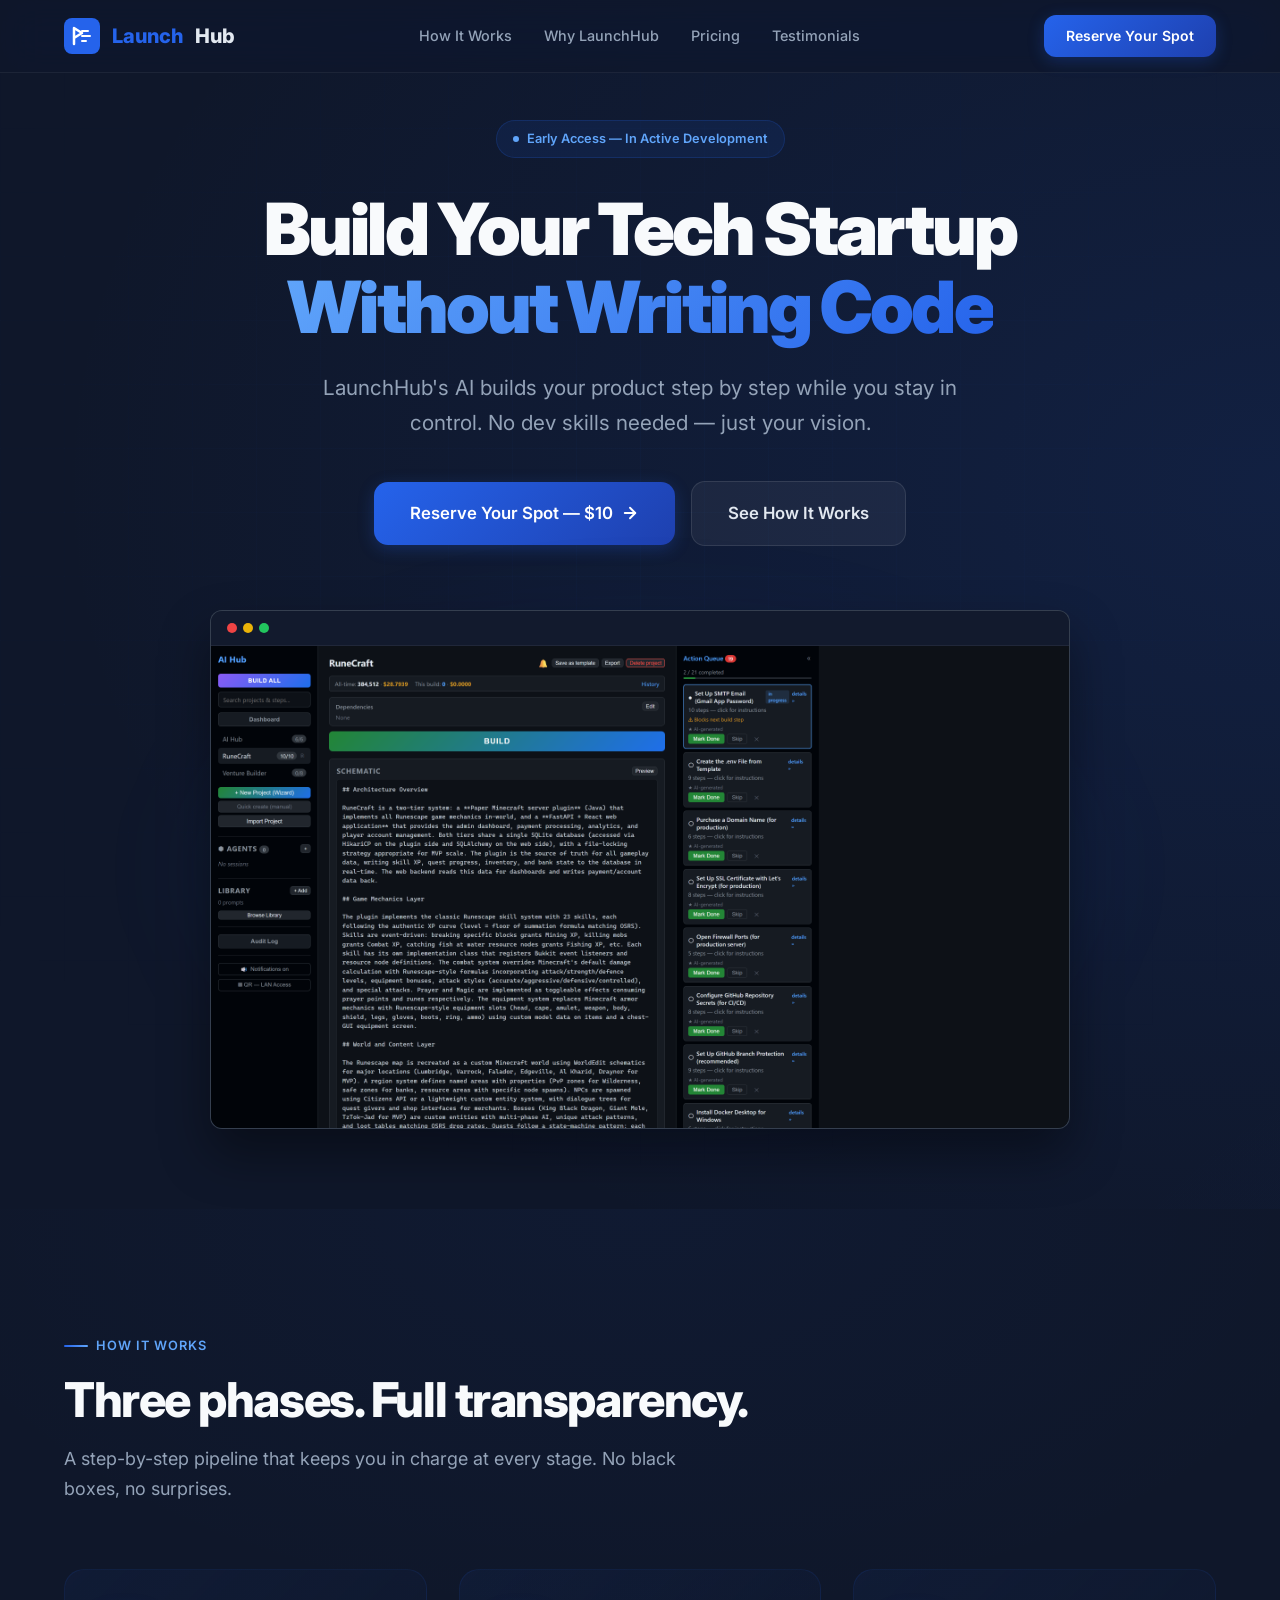
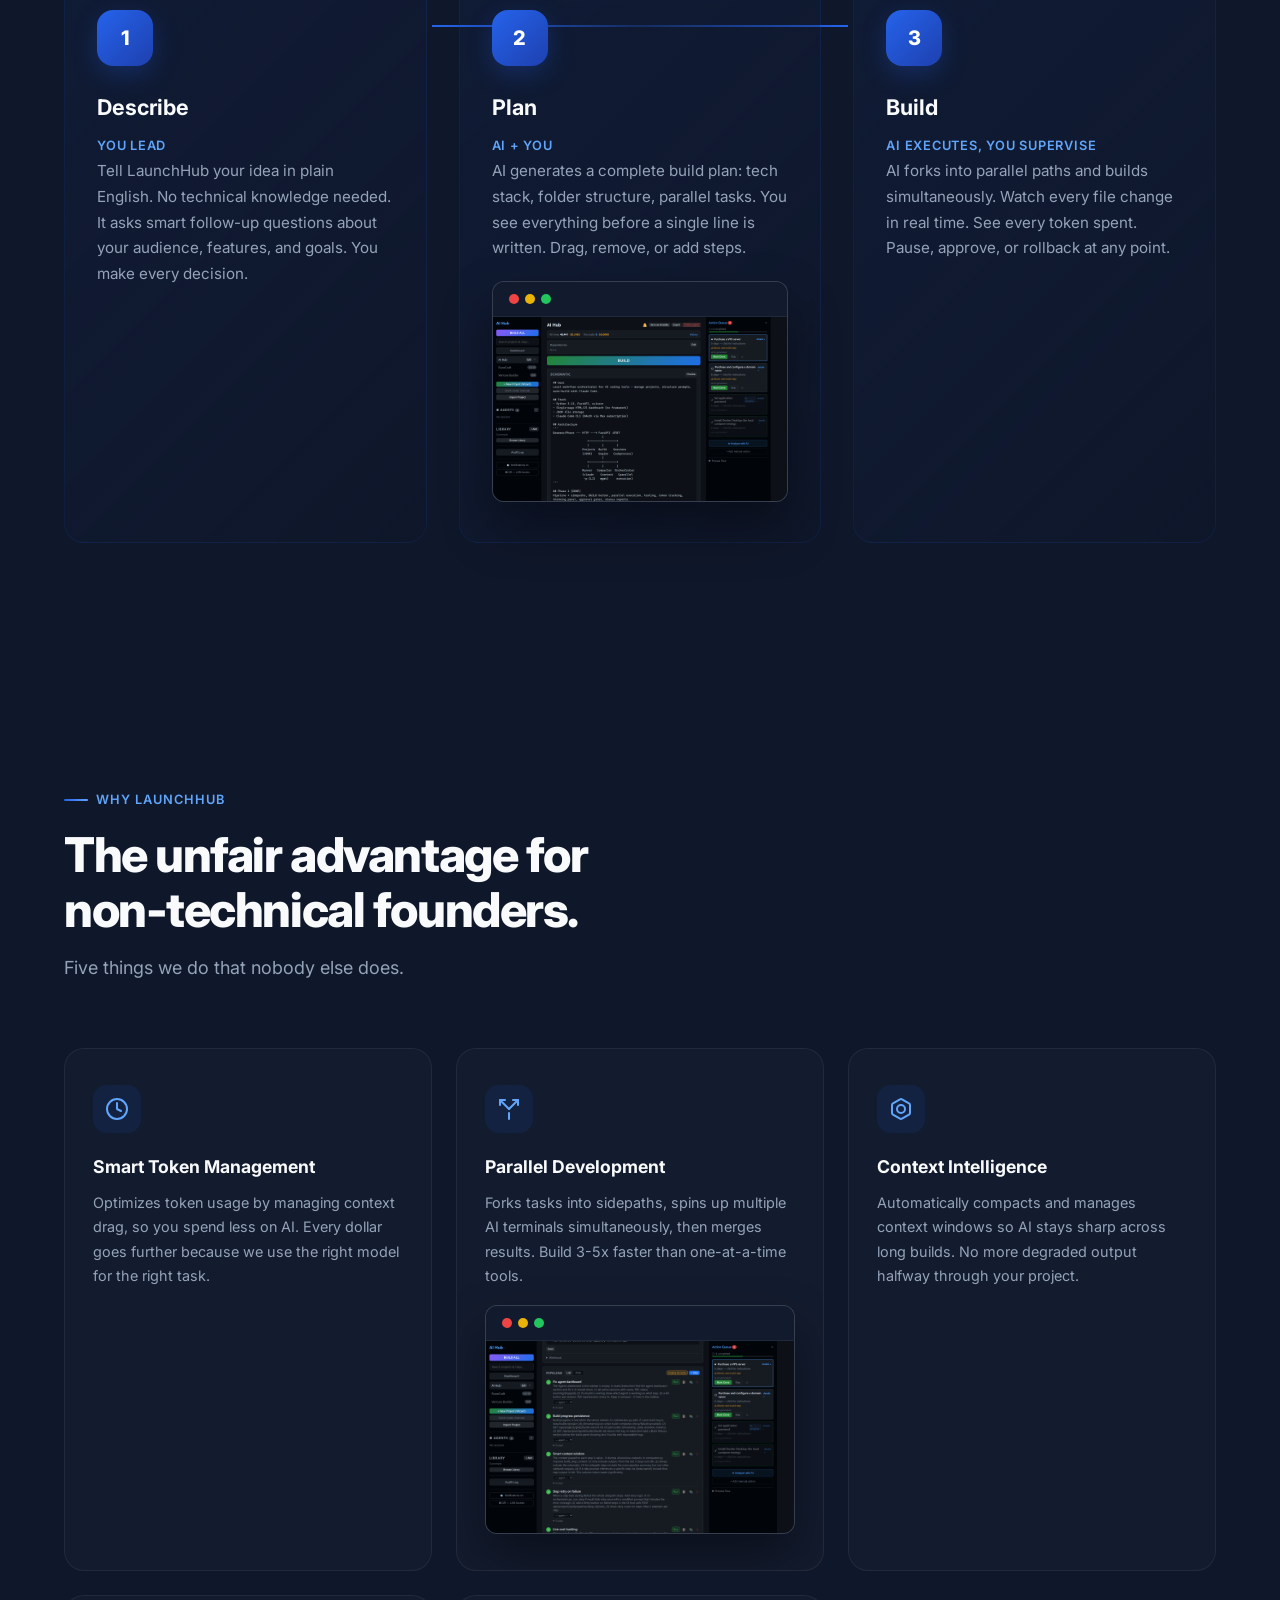
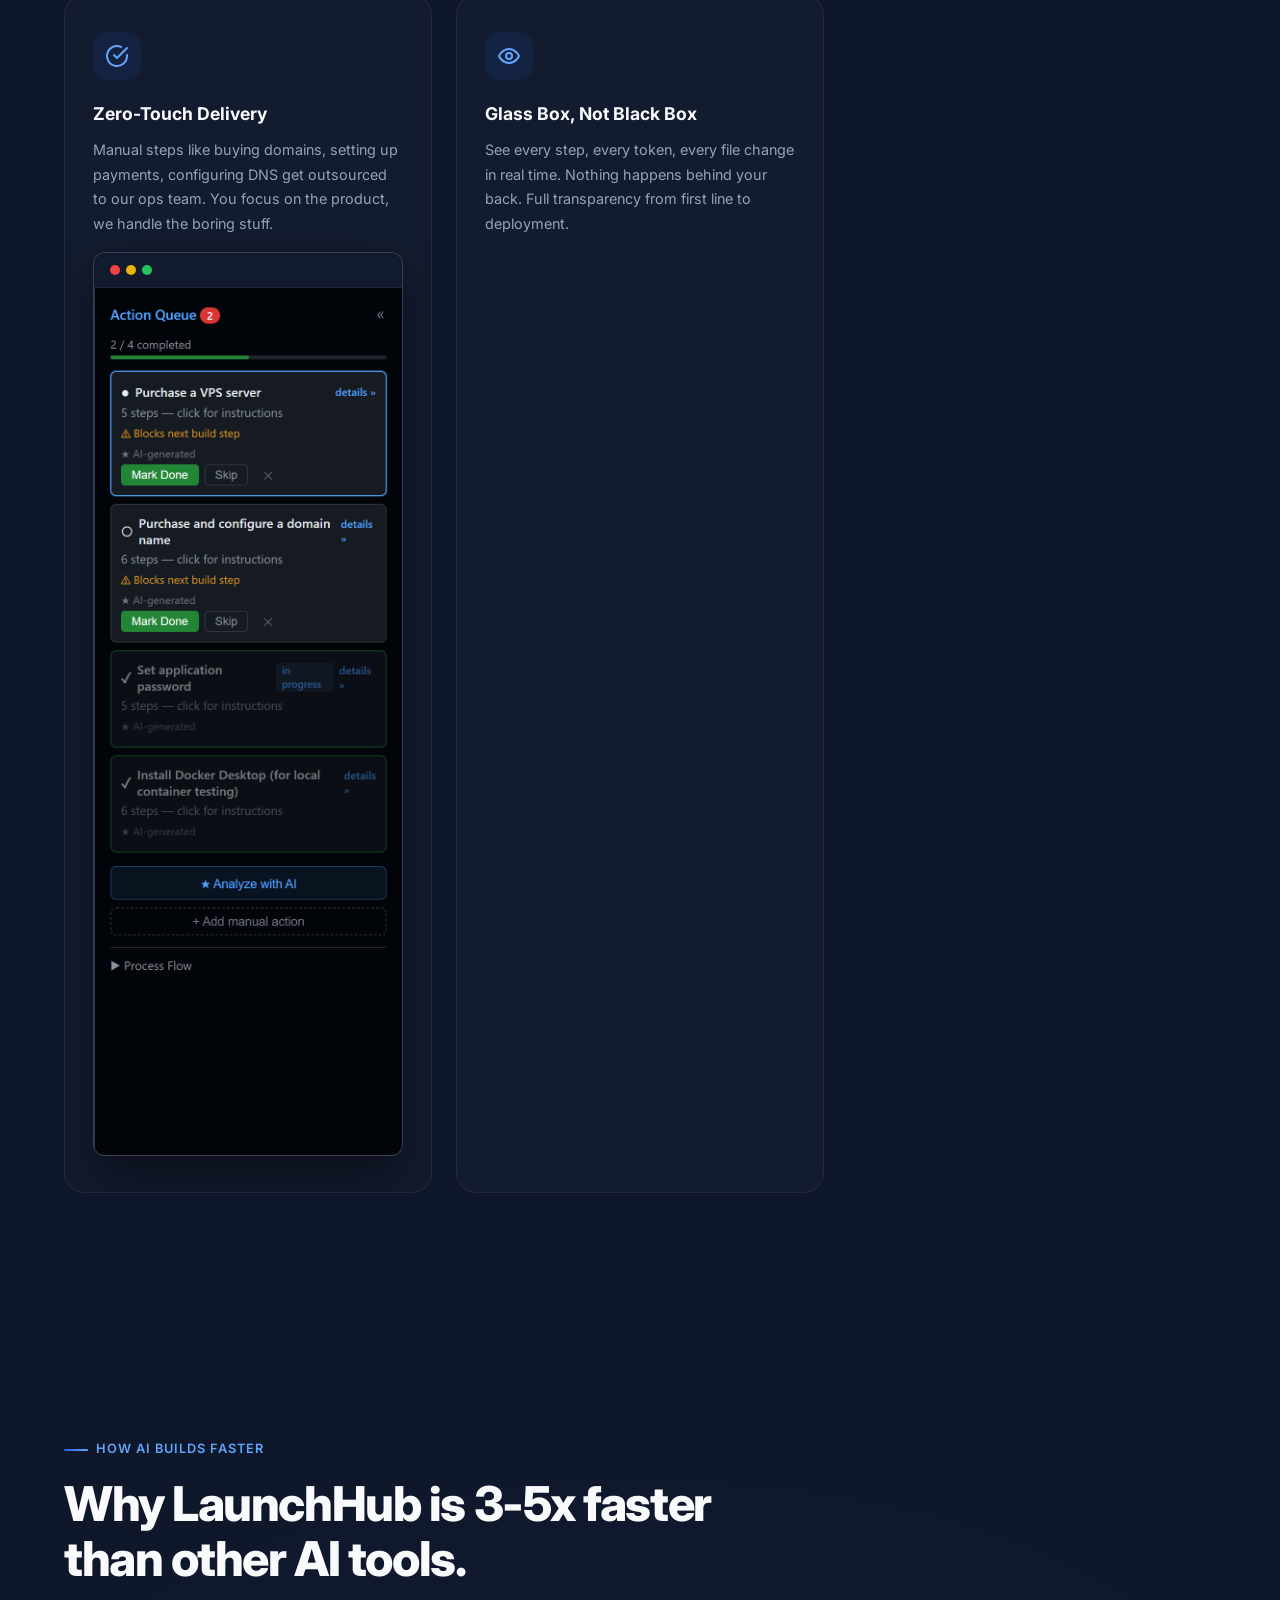
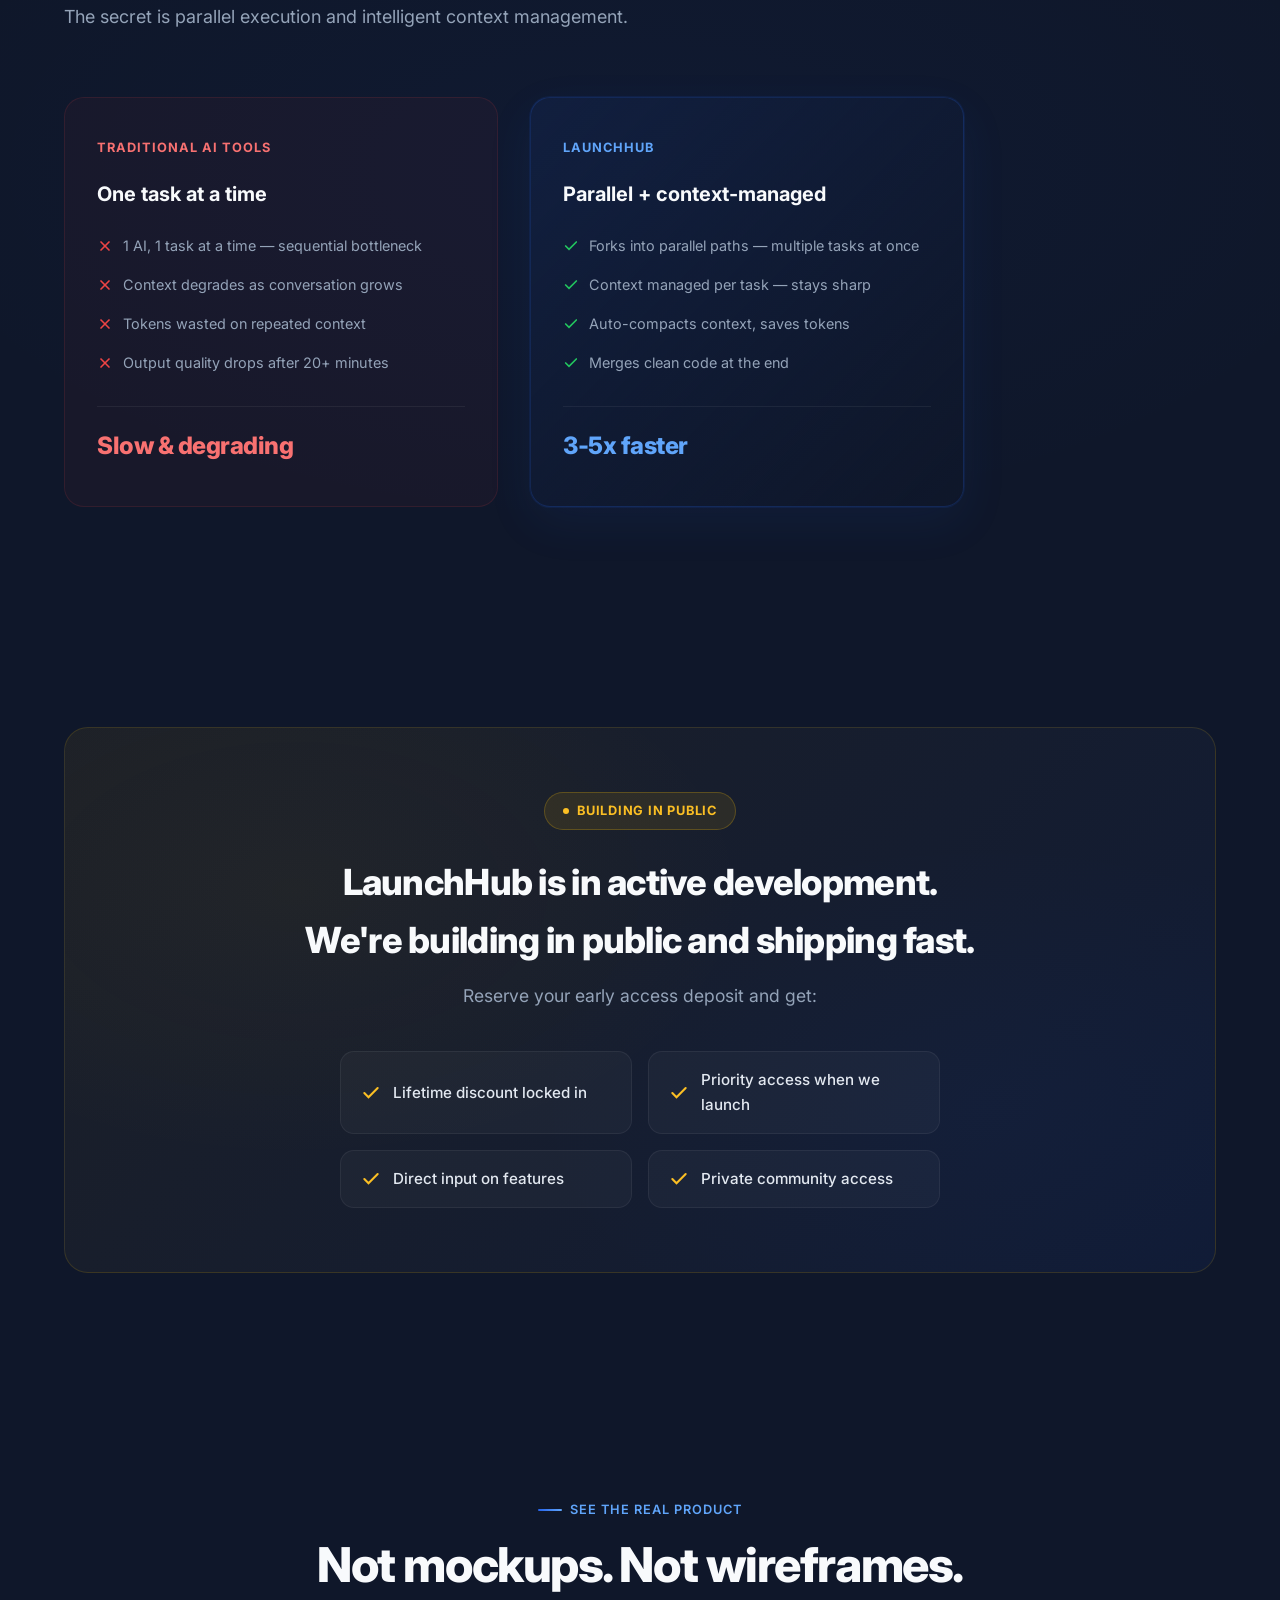
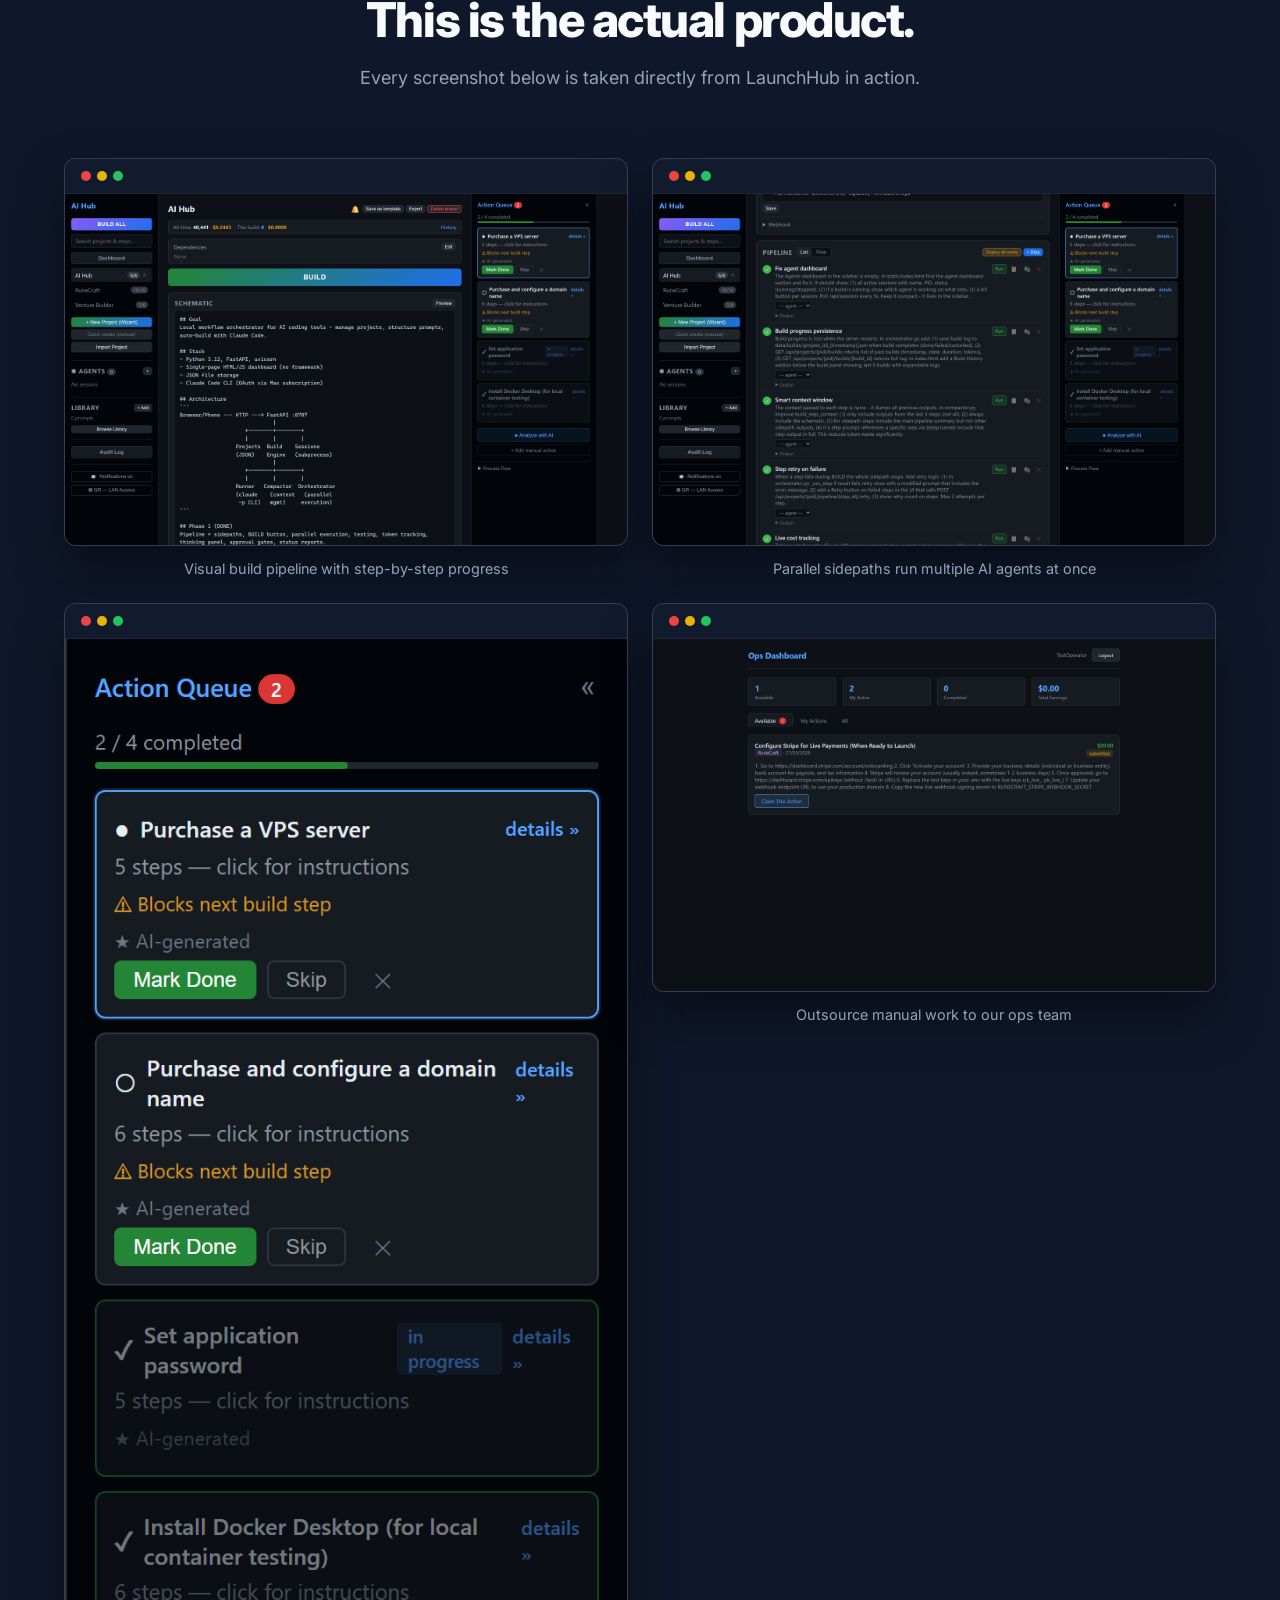
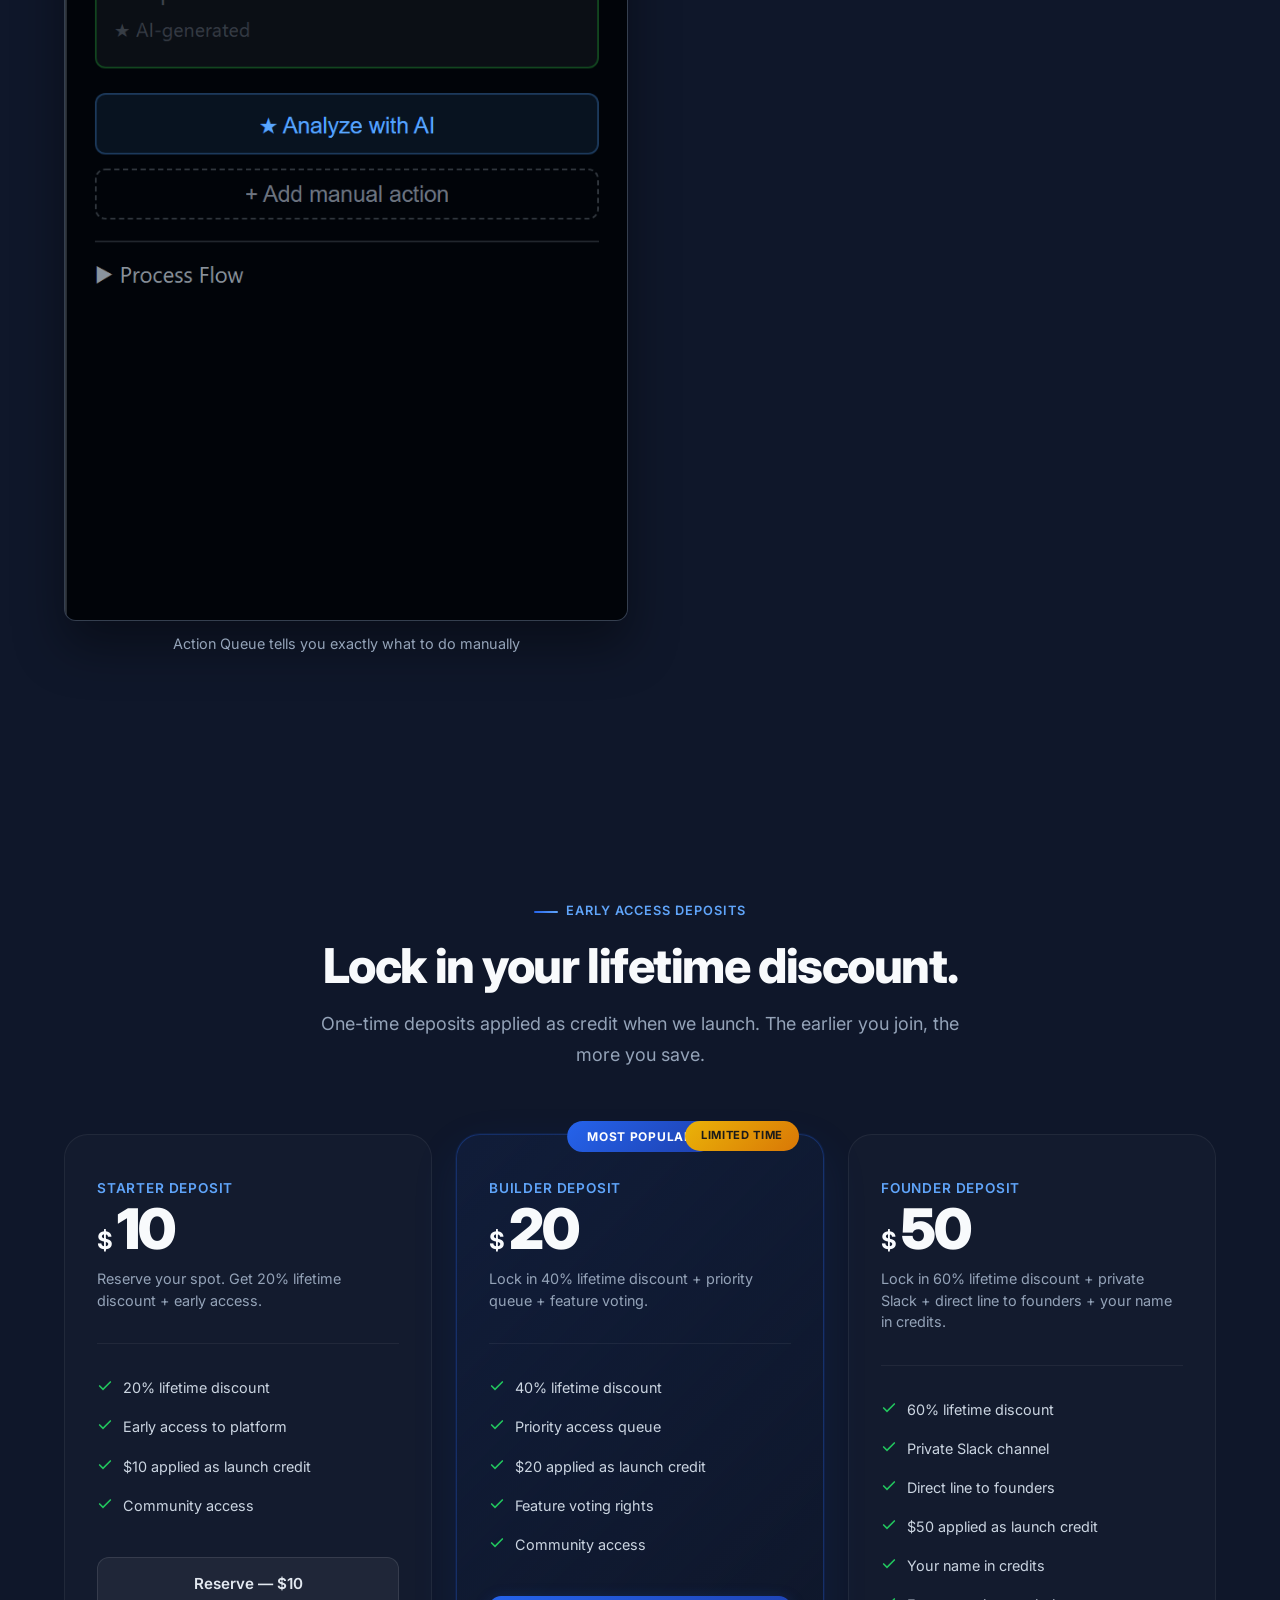
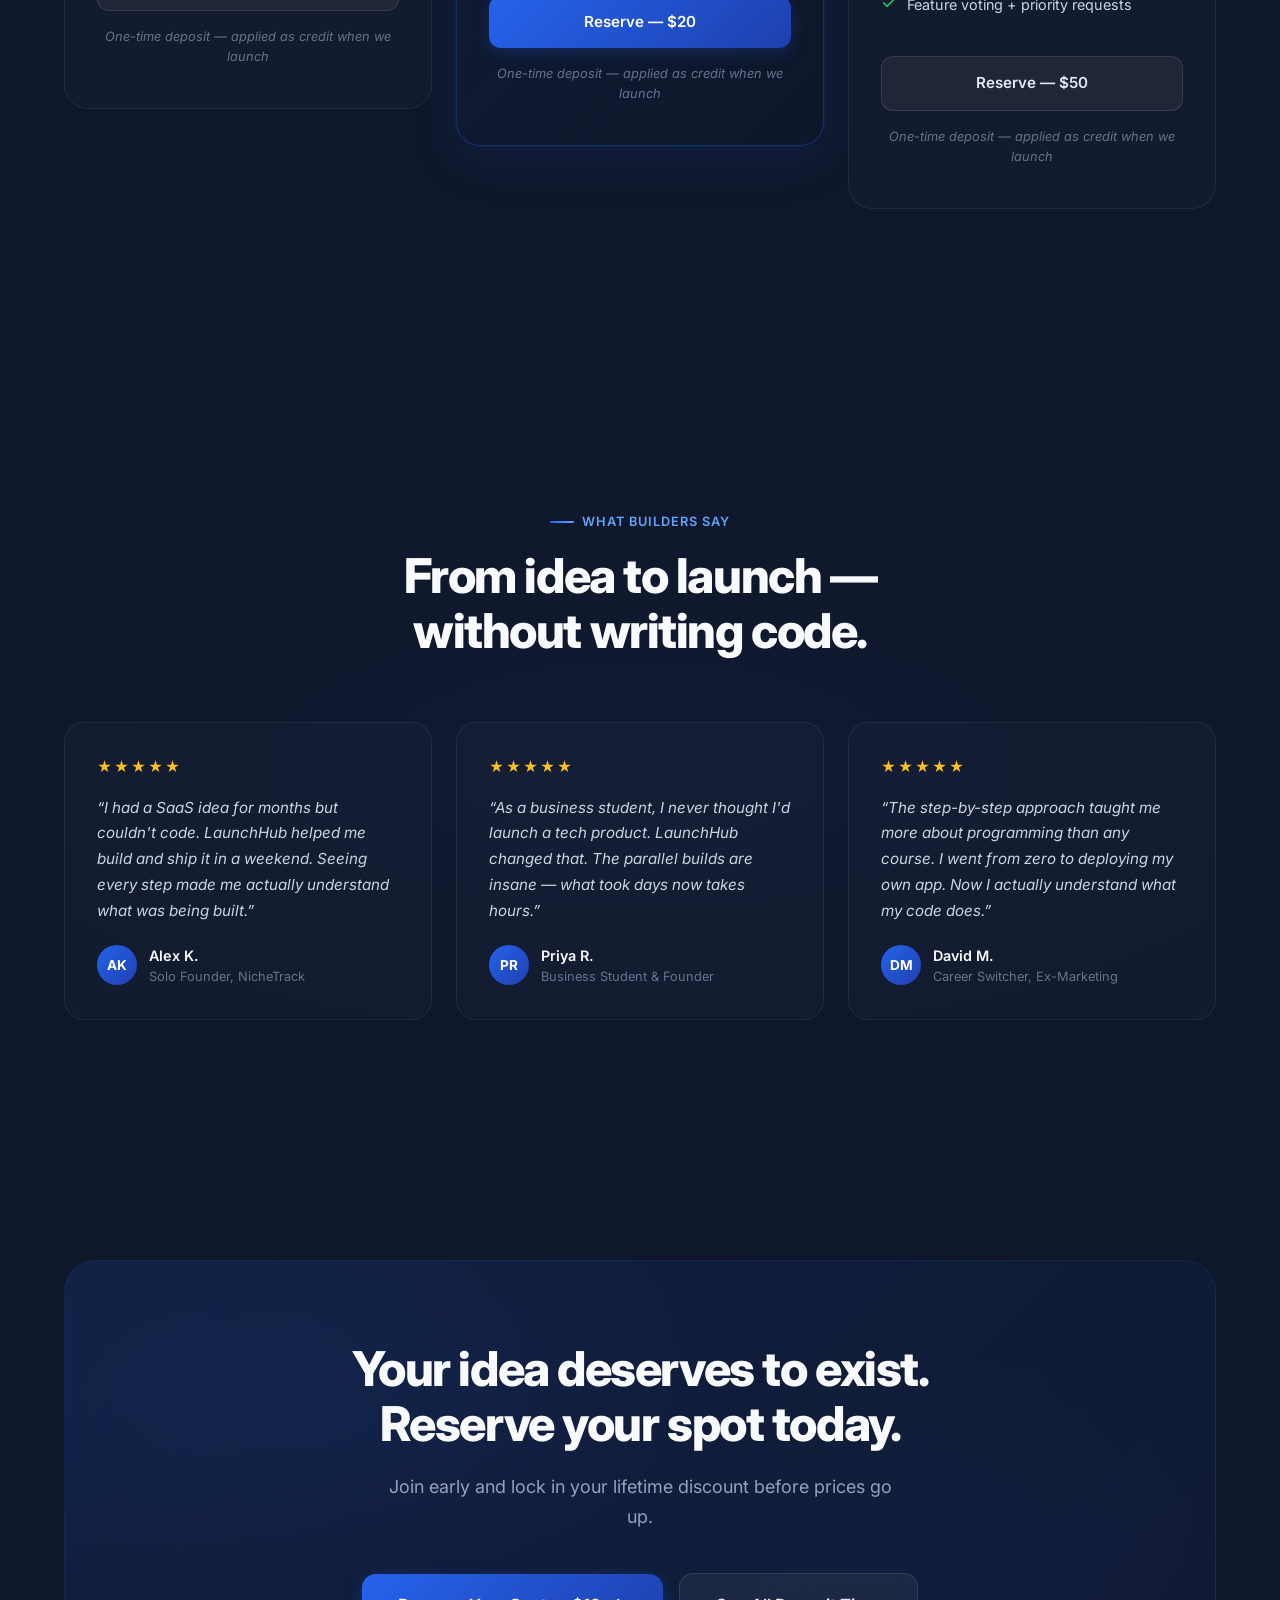
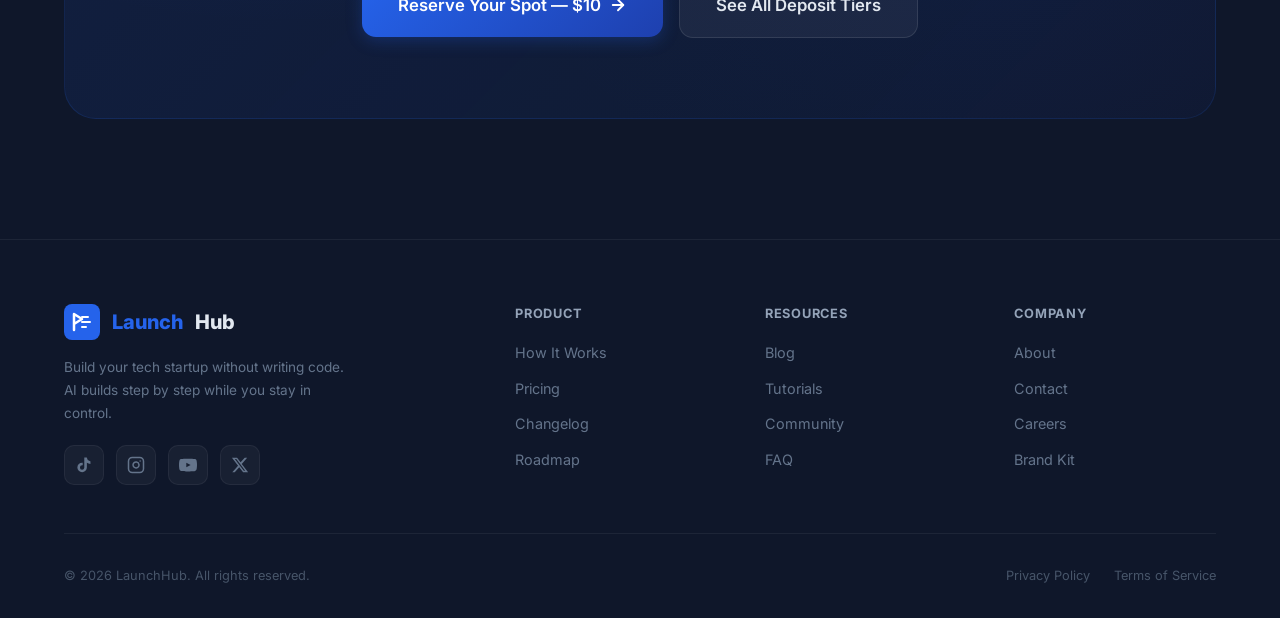
<file: index.html>
<!DOCTYPE html>
<html lang="en">
<head>
<meta charset="UTF-8">
<meta name="viewport" content="width=device-width, initial-scale=1.0">
<title>LaunchHub — Build Your Tech Startup Without Writing Code</title>
<meta name="description" content="LaunchHub's AI builds your product step by step while you stay in control. No dev skills needed — just your vision.">
<link rel="preconnect" href="https://fonts.googleapis.com">
<link rel="preconnect" href="https://fonts.gstatic.com" crossorigin>
<link href="https://fonts.googleapis.com/css2?family=Inter:wght@400;500;600;700;800;900&family=JetBrains+Mono:wght@400;500;600;700&display=swap" rel="stylesheet">
<style>
/* ========== RESET & BASE ========== */
*, *::before, *::after { margin: 0; padding: 0; box-sizing: border-box; }
html { scroll-behavior: smooth; font-size: 16px; }
body {
  font-family: 'Inter', -apple-system, BlinkMacSystemFont, 'Segoe UI', sans-serif;
  background: #0F172A;
  color: #E2E8F0;
  line-height: 1.6;
  overflow-x: hidden;
  -webkit-font-smoothing: antialiased;
  -moz-osx-font-smoothing: grayscale;
}
code, .mono { font-family: 'JetBrains Mono', 'SF Mono', 'Fira Code', monospace; }
a { color: inherit; text-decoration: none; }
img { max-width: 100%; display: block; }
ul { list-style: none; }

/* ========== UTILITY ========== */
.container { max-width: 1200px; margin: 0 auto; padding: 0 24px; }
.section-label {
  display: inline-flex; align-items: center; gap: 8px;
  font-size: 0.8rem; font-weight: 600; letter-spacing: 0.08em;
  text-transform: uppercase; color: #60A5FA; margin-bottom: 16px;
}
.section-label::before {
  content: ''; display: block; width: 24px; height: 2px;
  background: linear-gradient(90deg, #2563EB, #60A5FA); border-radius: 2px;
}
.section-title {
  font-size: clamp(2rem, 4vw, 3rem); font-weight: 800;
  letter-spacing: -0.03em; line-height: 1.15; color: #F8FAFC;
  margin-bottom: 16px;
}
.section-subtitle {
  font-size: 1.125rem; color: #94A3B8; max-width: 640px; line-height: 1.7;
}

/* ========== ANIMATIONS ========== */
@keyframes fadeInUp {
  from { opacity: 0; transform: translateY(32px); }
  to { opacity: 1; transform: translateY(0); }
}
@keyframes fadeIn {
  from { opacity: 0; }
  to { opacity: 1; }
}
@keyframes gradientShift {
  0%, 100% { background-position: 0% 50%; }
  50% { background-position: 100% 50%; }
}
@keyframes pulse {
  0%, 100% { opacity: 0.4; }
  50% { opacity: 1; }
}
@keyframes typing {
  from { width: 0; }
  to { width: 100%; }
}
@keyframes blink {
  0%, 100% { border-color: #60A5FA; }
  50% { border-color: transparent; }
}
@keyframes slideIn {
  from { opacity: 0; transform: translateX(-16px); }
  to { opacity: 1; transform: translateX(0); }
}
@keyframes float {
  0%, 100% { transform: translateY(0); }
  50% { transform: translateY(-8px); }
}
@keyframes shimmer {
  0% { background-position: -200% 0; }
  100% { background-position: 200% 0; }
}

.reveal {
  opacity: 0;
  transform: translateY(32px);
  transition: opacity 0.7s cubic-bezier(0.16, 1, 0.3, 1), transform 0.7s cubic-bezier(0.16, 1, 0.3, 1);
}
.reveal.visible {
  opacity: 1;
  transform: translateY(0);
}
.reveal-delay-1 { transition-delay: 0.1s; }
.reveal-delay-2 { transition-delay: 0.2s; }
.reveal-delay-3 { transition-delay: 0.3s; }
.reveal-delay-4 { transition-delay: 0.4s; }

/* ========== BUTTONS ========== */
.btn {
  display: inline-flex; align-items: center; gap: 8px;
  padding: 14px 28px; border-radius: 12px;
  font-family: 'Inter', sans-serif; font-size: 0.95rem; font-weight: 600;
  border: none; cursor: pointer;
  transition: all 0.25s cubic-bezier(0.16, 1, 0.3, 1);
}
.btn-primary {
  background: linear-gradient(135deg, #2563EB, #1E40AF);
  color: #fff; box-shadow: 0 0 0 0 rgba(37, 99, 235, 0), 0 4px 16px rgba(37, 99, 235, 0.25);
}
.btn-primary:hover {
  transform: translateY(-2px);
  box-shadow: 0 0 0 4px rgba(37, 99, 235, 0.15), 0 8px 32px rgba(37, 99, 235, 0.35);
}
.btn-secondary {
  background: rgba(255,255,255,0.05); color: #E2E8F0;
  border: 1px solid rgba(255,255,255,0.1);
}
.btn-secondary:hover {
  background: rgba(255,255,255,0.1); border-color: rgba(255,255,255,0.2);
  transform: translateY(-2px);
}
.btn-large { padding: 18px 36px; font-size: 1.05rem; border-radius: 14px; }

/* ========== NAV ========== */
nav {
  position: fixed; top: 0; left: 0; right: 0; z-index: 100;
  background: rgba(15, 23, 42, 0.8);
  backdrop-filter: blur(20px) saturate(180%);
  -webkit-backdrop-filter: blur(20px) saturate(180%);
  border-bottom: 1px solid rgba(255,255,255,0.06);
  transition: background 0.3s;
}
.nav-inner {
  max-width: 1200px; margin: 0 auto; padding: 0 24px;
  display: flex; align-items: center; justify-content: space-between;
  height: 72px;
}
.nav-brand { display: flex; align-items: center; gap: 12px; font-weight: 800; font-size: 1.25rem; }
.nav-brand svg { width: 36px; height: 36px; }
.nav-brand span:first-of-type { color: #2563EB; }
.nav-links { display: flex; align-items: center; gap: 32px; }
.nav-links a {
  font-size: 0.9rem; font-weight: 500; color: #94A3B8;
  transition: color 0.2s;
}
.nav-links a:hover { color: #E2E8F0; }
.nav-cta .btn { padding: 10px 22px; font-size: 0.875rem; }
.nav-mobile-toggle {
  display: none; background: none; border: none; cursor: pointer;
  color: #E2E8F0; padding: 8px;
}
.nav-mobile-toggle svg { width: 24px; height: 24px; }

/* ========== HERO ========== */
.hero {
  position: relative; min-height: 100vh;
  display: flex; align-items: center; justify-content: center;
  padding: 120px 24px 80px; overflow: hidden;
}
.hero-bg {
  position: absolute; inset: 0; z-index: 0;
  background:
    radial-gradient(ellipse 80% 60% at 50% 20%, rgba(37, 99, 235, 0.12) 0%, transparent 60%),
    radial-gradient(ellipse 60% 40% at 70% 60%, rgba(30, 64, 175, 0.08) 0%, transparent 50%),
    radial-gradient(ellipse 50% 50% at 20% 80%, rgba(37, 99, 235, 0.05) 0%, transparent 50%);
  animation: gradientShift 12s ease infinite;
  background-size: 200% 200%;
}
.hero-grid {
  position: absolute; inset: 0; z-index: 0;
  background-image:
    linear-gradient(rgba(37, 99, 235, 0.03) 1px, transparent 1px),
    linear-gradient(90deg, rgba(37, 99, 235, 0.03) 1px, transparent 1px);
  background-size: 64px 64px;
  mask-image: radial-gradient(ellipse 70% 60% at 50% 40%, black, transparent);
  -webkit-mask-image: radial-gradient(ellipse 70% 60% at 50% 40%, black, transparent);
}
.hero-content {
  position: relative; z-index: 1; text-align: center;
  max-width: 860px; margin: 0 auto;
}
.hero-badge {
  display: inline-flex; align-items: center; gap: 8px;
  padding: 8px 16px; border-radius: 100px;
  background: rgba(37, 99, 235, 0.1); border: 1px solid rgba(37, 99, 235, 0.2);
  font-size: 0.8rem; font-weight: 600; color: #60A5FA;
  margin-bottom: 32px;
  animation: fadeIn 0.8s ease both;
}
.hero-badge .dot {
  width: 6px; height: 6px; border-radius: 50%; background: #60A5FA;
  animation: pulse 2s ease infinite;
}
.hero h1 {
  font-size: clamp(2.75rem, 6vw, 4.5rem); font-weight: 900;
  letter-spacing: -0.04em; line-height: 1.08;
  color: #F8FAFC; margin-bottom: 24px;
  animation: fadeInUp 0.8s ease both 0.2s; opacity: 0;
}
.hero h1 .gradient-text {
  background: linear-gradient(135deg, #60A5FA, #2563EB, #818CF8);
  background-size: 200% 200%;
  -webkit-background-clip: text; -webkit-text-fill-color: transparent;
  background-clip: text;
  animation: gradientShift 6s ease infinite;
}
.hero-subtitle {
  font-size: clamp(1.05rem, 2vw, 1.3rem); color: #94A3B8;
  max-width: 640px; margin: 0 auto 40px; line-height: 1.7;
  animation: fadeInUp 0.8s ease both 0.4s; opacity: 0;
}
.hero-actions {
  display: flex; align-items: center; justify-content: center; gap: 16px;
  flex-wrap: wrap;
  animation: fadeInUp 0.8s ease both 0.6s; opacity: 0;
}

/* Code terminal visual in hero */
.hero-terminal {
  margin-top: 64px; max-width: 680px; margin-left: auto; margin-right: auto;
  animation: fadeInUp 0.8s ease both 0.8s; opacity: 0;
}
.terminal-window {
  background: rgba(15, 23, 42, 0.9);
  border: 1px solid rgba(255,255,255,0.08);
  border-radius: 16px; overflow: hidden;
  box-shadow: 0 32px 64px rgba(0,0,0,0.4), 0 0 0 1px rgba(255,255,255,0.03) inset;
}
.terminal-header {
  display: flex; align-items: center; gap: 8px;
  padding: 16px 20px; border-bottom: 1px solid rgba(255,255,255,0.06);
}
.terminal-dot { width: 12px; height: 12px; border-radius: 50%; }
.terminal-dot:nth-child(1) { background: #EF4444; }
.terminal-dot:nth-child(2) { background: #EAB308; }
.terminal-dot:nth-child(3) { background: #22C55E; }
.terminal-title {
  flex: 1; text-align: center;
  font-family: 'JetBrains Mono', monospace; font-size: 0.75rem;
  color: #64748B;
}
.terminal-body { padding: 24px; min-height: 200px; }
.terminal-line {
  display: flex; align-items: flex-start; gap: 12px;
  margin-bottom: 8px;
  opacity: 0;
  animation: slideIn 0.5s ease forwards;
}
.terminal-line:nth-child(1) { animation-delay: 1.2s; }
.terminal-line:nth-child(2) { animation-delay: 2s; }
.terminal-line:nth-child(3) { animation-delay: 2.8s; }
.terminal-line:nth-child(4) { animation-delay: 3.6s; }
.terminal-line:nth-child(5) { animation-delay: 4.4s; }
.terminal-line:nth-child(6) { animation-delay: 5.2s; }
.terminal-line:nth-child(7) { animation-delay: 6.0s; }
.terminal-prompt {
  font-family: 'JetBrains Mono', monospace; font-size: 0.85rem;
  color: #2563EB; font-weight: 600; white-space: nowrap;
  user-select: none;
}
.terminal-text {
  font-family: 'JetBrains Mono', monospace; font-size: 0.85rem;
  color: #94A3B8; line-height: 1.6;
}
.terminal-text .highlight { color: #60A5FA; }
.terminal-text .success { color: #4ADE80; }
.terminal-text .warn { color: #FBBF24; }
.terminal-text .dim { color: #475569; }

/* ========== HOW IT WORKS ========== */
.how-it-works { padding: 120px 0; position: relative; }
.how-it-works-bg {
  position: absolute; inset: 0;
  background: radial-gradient(ellipse 60% 40% at 50% 0%, rgba(37, 99, 235, 0.04), transparent);
}
.steps-grid {
  display: grid; grid-template-columns: repeat(3, 1fr);
  gap: 32px; margin-top: 64px; position: relative;
}
.steps-connector {
  position: absolute; top: 56px; left: calc(33.33% - 16px);
  width: calc(33.33% + 32px); height: 2px;
  background: linear-gradient(90deg, #2563EB, rgba(37, 99, 235, 0.3), #2563EB);
  z-index: 0; display: none;
}
@media (min-width: 768px) { .steps-connector { display: block; } }
.step-card {
  position: relative; z-index: 1;
  background: linear-gradient(135deg, rgba(37, 99, 235, 0.06), rgba(15, 23, 42, 0.5));
  border: 1px solid rgba(37, 99, 235, 0.1);
  border-radius: 20px; padding: 40px 32px;
  transition: all 0.35s cubic-bezier(0.16, 1, 0.3, 1);
}
.step-card:hover {
  border-color: rgba(37, 99, 235, 0.25);
  transform: translateY(-4px);
  box-shadow: 0 20px 48px rgba(37, 99, 235, 0.08);
}
.step-number {
  display: flex; align-items: center; justify-content: center;
  width: 56px; height: 56px; border-radius: 16px;
  background: linear-gradient(135deg, #2563EB, #1E40AF);
  font-size: 1.25rem; font-weight: 800; color: #fff;
  margin-bottom: 24px;
  box-shadow: 0 8px 24px rgba(37, 99, 235, 0.25);
}
.step-title {
  font-size: 1.35rem; font-weight: 700; color: #F8FAFC;
  margin-bottom: 8px;
}
.step-role {
  font-size: 0.8rem; font-weight: 600; text-transform: uppercase;
  letter-spacing: 0.06em; color: #60A5FA; margin-bottom: 16px;
}
.step-desc { color: #94A3B8; font-size: 0.95rem; line-height: 1.7; }

/* ========== USP SECTION ========== */
.usp-section { padding: 120px 0; position: relative; }
.usp-grid {
  display: grid; grid-template-columns: repeat(3, 1fr);
  gap: 24px; margin-top: 64px;
}
.usp-card {
  background: rgba(255,255,255,0.02);
  border: 1px solid rgba(255,255,255,0.06);
  border-radius: 20px; padding: 36px 28px;
  transition: all 0.35s cubic-bezier(0.16, 1, 0.3, 1);
  position: relative; overflow: hidden;
}
.usp-card::before {
  content: ''; position: absolute; inset: 0;
  background: linear-gradient(135deg, rgba(37, 99, 235, 0.06), transparent);
  opacity: 0; transition: opacity 0.35s;
}
.usp-card:hover::before { opacity: 1; }
.usp-card:hover {
  border-color: rgba(37, 99, 235, 0.2);
  transform: translateY(-4px);
  box-shadow: 0 16px 48px rgba(0,0,0,0.2);
}
.usp-icon {
  width: 48px; height: 48px; border-radius: 14px;
  background: rgba(37, 99, 235, 0.1);
  display: flex; align-items: center; justify-content: center;
  margin-bottom: 20px; color: #60A5FA; position: relative; z-index: 1;
}
.usp-title {
  font-size: 1.1rem; font-weight: 700; color: #F8FAFC;
  margin-bottom: 10px; position: relative; z-index: 1;
}
.usp-desc {
  font-size: 0.9rem; color: #94A3B8; line-height: 1.7;
  position: relative; z-index: 1;
}

/* ========== HOW AI BUILDS FASTER ========== */
.speed-section { padding: 120px 0; position: relative; }
.speed-section-bg {
  position: absolute; inset: 0;
  background: radial-gradient(ellipse 60% 40% at 50% 50%, rgba(37, 99, 235, 0.04), transparent);
}
.speed-comparison {
  display: grid; grid-template-columns: 1fr 1fr;
  gap: 32px; margin-top: 64px; max-width: 900px;
}
.speed-card {
  border-radius: 20px; padding: 40px 32px;
  position: relative; overflow: hidden;
}
.speed-card.traditional {
  background: rgba(239, 68, 68, 0.04);
  border: 1px solid rgba(239, 68, 68, 0.12);
}
.speed-card.launchhub {
  background: linear-gradient(135deg, rgba(37, 99, 235, 0.08), rgba(15, 23, 42, 0.8));
  border: 1px solid rgba(37, 99, 235, 0.2);
  box-shadow: 0 0 0 1px rgba(37, 99, 235, 0.1), 0 16px 48px rgba(37, 99, 235, 0.08);
}
.speed-card-label {
  font-size: 0.8rem; font-weight: 700; text-transform: uppercase;
  letter-spacing: 0.08em; margin-bottom: 20px;
}
.speed-card.traditional .speed-card-label { color: #F87171; }
.speed-card.launchhub .speed-card-label { color: #60A5FA; }
.speed-card-title {
  font-size: 1.25rem; font-weight: 700; color: #F8FAFC;
  margin-bottom: 16px;
}
.speed-steps { list-style: none; }
.speed-steps li {
  display: flex; align-items: flex-start; gap: 10px;
  padding: 8px 0; font-size: 0.9rem; color: #94A3B8; line-height: 1.6;
}
.speed-steps li svg { flex-shrink: 0; margin-top: 4px; }
.speed-card.traditional .speed-steps li svg { color: #EF4444; }
.speed-card.launchhub .speed-steps li svg { color: #22C55E; }
.speed-result {
  margin-top: 24px; padding-top: 20px;
  border-top: 1px solid rgba(255,255,255,0.06);
  font-size: 1.5rem; font-weight: 800; letter-spacing: -0.02em;
}
.speed-card.traditional .speed-result { color: #F87171; }
.speed-card.launchhub .speed-result { color: #60A5FA; }

/* ========== IN DEVELOPMENT BANNER ========== */
.dev-banner { padding: 100px 0; position: relative; }
.dev-banner-box {
  position: relative; border-radius: 24px; overflow: hidden;
  padding: 64px 48px; text-align: center;
  background: linear-gradient(135deg, rgba(234, 179, 8, 0.06), rgba(37, 99, 235, 0.06));
  border: 1px solid rgba(234, 179, 8, 0.15);
}
.dev-banner-box::before {
  content: ''; position: absolute; inset: 0;
  background:
    radial-gradient(ellipse 40% 50% at 20% 30%, rgba(234, 179, 8, 0.04), transparent),
    radial-gradient(ellipse 40% 50% at 80% 70%, rgba(37, 99, 235, 0.04), transparent);
}
.dev-banner-box > * { position: relative; z-index: 1; }
.dev-badge {
  display: inline-flex; align-items: center; gap: 8px;
  padding: 8px 18px; border-radius: 100px;
  background: rgba(234, 179, 8, 0.1); border: 1px solid rgba(234, 179, 8, 0.25);
  font-size: 0.8rem; font-weight: 700; color: #FBBF24;
  margin-bottom: 24px; text-transform: uppercase; letter-spacing: 0.06em;
}
.dev-badge .dot {
  width: 6px; height: 6px; border-radius: 50%; background: #FBBF24;
  animation: pulse 2s ease infinite;
}
.dev-banner-title {
  font-size: clamp(1.5rem, 3vw, 2.25rem); font-weight: 800;
  color: #F8FAFC; margin-bottom: 12px; letter-spacing: -0.02em;
}
.dev-banner-subtitle {
  font-size: 1.1rem; color: #94A3B8; margin-bottom: 40px; line-height: 1.7;
}
.dev-perks {
  display: grid; grid-template-columns: repeat(2, 1fr);
  gap: 16px; max-width: 600px; margin: 0 auto; text-align: left;
}
.dev-perk {
  display: flex; align-items: center; gap: 12px;
  padding: 16px 20px; border-radius: 14px;
  background: rgba(255,255,255,0.03); border: 1px solid rgba(255,255,255,0.06);
  font-size: 0.95rem; font-weight: 500; color: #E2E8F0;
}
.dev-perk svg { flex-shrink: 0; color: #FBBF24; }

/* ========== PRICING ========== */
.pricing-section { padding: 120px 0; position: relative; }
.pricing-grid {
  display: grid; grid-template-columns: repeat(3, 1fr);
  gap: 24px; margin-top: 64px; align-items: start;
}
.price-card {
  background: rgba(255,255,255,0.02);
  border: 1px solid rgba(255,255,255,0.06);
  border-radius: 24px; padding: 40px 32px;
  transition: all 0.35s cubic-bezier(0.16, 1, 0.3, 1);
  position: relative;
}
.price-card:hover {
  transform: translateY(-4px);
  box-shadow: 0 20px 48px rgba(0,0,0,0.2);
}
.price-card.popular {
  border-color: rgba(37, 99, 235, 0.3);
  background: linear-gradient(135deg, rgba(37, 99, 235, 0.08), rgba(15, 23, 42, 0.8));
  box-shadow: 0 0 0 1px rgba(37, 99, 235, 0.1), 0 16px 48px rgba(37, 99, 235, 0.1);
}
.popular-badge {
  position: absolute; top: -14px; left: 50%; transform: translateX(-50%);
  padding: 6px 20px; border-radius: 100px;
  background: linear-gradient(135deg, #2563EB, #1E40AF);
  font-size: 0.75rem; font-weight: 700; text-transform: uppercase;
  letter-spacing: 0.06em; color: #fff; white-space: nowrap;
}
.limited-badge {
  position: absolute; top: -14px; right: 24px;
  padding: 6px 16px; border-radius: 100px;
  background: linear-gradient(135deg, #EAB308, #D97706);
  font-size: 0.7rem; font-weight: 700; text-transform: uppercase;
  letter-spacing: 0.06em; color: #1a1a1a; white-space: nowrap;
}
.price-tier {
  font-size: 0.85rem; font-weight: 600; text-transform: uppercase;
  letter-spacing: 0.06em; color: #60A5FA; margin-bottom: 8px;
}
.price-amount {
  display: flex; align-items: baseline; gap: 4px; margin-bottom: 8px;
}
.price-currency { font-size: 1.5rem; font-weight: 700; color: #F8FAFC; }
.price-value { font-size: 3.5rem; font-weight: 900; color: #F8FAFC; letter-spacing: -0.03em; line-height: 1; }
.price-period { font-size: 1rem; color: #64748B; font-weight: 500; }
.price-tagline {
  font-size: 0.9rem; color: #94A3B8; margin-bottom: 32px;
  line-height: 1.5;
}
.price-divider {
  width: 100%; height: 1px;
  background: rgba(255,255,255,0.06);
  margin-bottom: 24px;
}
.price-features { margin-bottom: 32px; }
.price-features li {
  display: flex; align-items: flex-start; gap: 10px;
  padding: 8px 0; font-size: 0.9rem; color: #CBD5E1;
}
.price-features li svg { flex-shrink: 0; margin-top: 2px; color: #22C55E; }
.price-card .btn { width: 100%; justify-content: center; }
.price-credit {
  margin-top: 16px; text-align: center;
  font-size: 0.8rem; color: #64748B; font-style: italic;
}
.price-urgency {
  text-align: center; margin-top: 32px;
  font-size: 0.95rem; font-weight: 600; color: #FBBF24;
}

/* ========== SOCIAL PROOF ========== */
.social-proof { padding: 120px 0; position: relative; }
.social-proof-bg {
  position: absolute; inset: 0;
  background: radial-gradient(ellipse 60% 40% at 50% 50%, rgba(37, 99, 235, 0.04), transparent);
}
.testimonials-grid {
  display: grid; grid-template-columns: repeat(3, 1fr);
  gap: 24px; margin-top: 64px;
}
.testimonial-card {
  background: rgba(255,255,255,0.02);
  border: 1px solid rgba(255,255,255,0.06);
  border-radius: 20px; padding: 32px;
  transition: all 0.3s;
}
.testimonial-card:hover {
  border-color: rgba(255,255,255,0.1);
}
.testimonial-stars { color: #FBBF24; margin-bottom: 16px; font-size: 0.9rem; letter-spacing: 2px; }
.testimonial-text {
  font-size: 0.95rem; color: #CBD5E1; line-height: 1.7;
  margin-bottom: 20px; font-style: italic;
}
.testimonial-author { display: flex; align-items: center; gap: 12px; }
.testimonial-avatar {
  width: 40px; height: 40px; border-radius: 50%;
  background: linear-gradient(135deg, #2563EB, #1E40AF);
  display: flex; align-items: center; justify-content: center;
  font-weight: 700; font-size: 0.85rem; color: #fff;
}
.testimonial-name { font-size: 0.9rem; font-weight: 600; color: #F8FAFC; }
.testimonial-role { font-size: 0.8rem; color: #64748B; }

/* ========== CTA SECTION ========== */
.cta-section { padding: 120px 0; position: relative; }
.cta-box {
  position: relative; border-radius: 32px; overflow: hidden;
  padding: 80px 48px; text-align: center;
  background: linear-gradient(135deg, rgba(37, 99, 235, 0.12), rgba(30, 64, 175, 0.06));
  border: 1px solid rgba(37, 99, 235, 0.15);
}
.cta-box::before {
  content: ''; position: absolute; inset: 0;
  background:
    radial-gradient(ellipse 40% 50% at 20% 30%, rgba(37, 99, 235, 0.08), transparent),
    radial-gradient(ellipse 40% 50% at 80% 70%, rgba(30, 64, 175, 0.06), transparent);
}
.cta-box > * { position: relative; z-index: 1; }
.cta-box .section-title { margin-bottom: 20px; }
.cta-box .section-subtitle {
  margin: 0 auto 40px; max-width: 520px;
}
.cta-actions { display: flex; align-items: center; justify-content: center; gap: 16px; flex-wrap: wrap; }

/* ========== FOOTER ========== */
footer {
  border-top: 1px solid rgba(255,255,255,0.06);
  padding: 64px 0 32px;
}
.footer-grid {
  display: grid; grid-template-columns: 2fr repeat(3, 1fr);
  gap: 48px; margin-bottom: 48px;
}
.footer-brand { max-width: 280px; }
.footer-brand .nav-brand { margin-bottom: 16px; }
.footer-brand p { font-size: 0.85rem; color: #64748B; line-height: 1.7; }
.footer-col-title {
  font-size: 0.8rem; font-weight: 700; text-transform: uppercase;
  letter-spacing: 0.06em; color: #94A3B8; margin-bottom: 16px;
}
.footer-links li { margin-bottom: 10px; }
.footer-links a { font-size: 0.9rem; color: #64748B; transition: color 0.2s; }
.footer-links a:hover { color: #E2E8F0; }
.footer-social { display: flex; gap: 12px; margin-top: 20px; }
.footer-social a {
  display: flex; align-items: center; justify-content: center;
  width: 40px; height: 40px; border-radius: 10px;
  background: rgba(255,255,255,0.04); border: 1px solid rgba(255,255,255,0.06);
  color: #64748B; transition: all 0.2s;
}
.footer-social a:hover {
  color: #E2E8F0; background: rgba(255,255,255,0.08);
  border-color: rgba(255,255,255,0.12);
}
.footer-bottom {
  display: flex; align-items: center; justify-content: space-between;
  padding-top: 32px; border-top: 1px solid rgba(255,255,255,0.06);
  font-size: 0.8rem; color: #475569;
}
.footer-bottom-links { display: flex; gap: 24px; }
.footer-bottom-links a { color: #475569; transition: color 0.2s; }
.footer-bottom-links a:hover { color: #94A3B8; }

/* ========== BROWSER FRAME MOCKUP ========== */
.browser-frame {
  background: #1E293B;
  border: 1px solid rgba(255,255,255,0.1);
  border-radius: 12px;
  overflow: hidden;
  box-shadow: 0 25px 50px rgba(0,0,0,0.4);
}
.browser-frame-header {
  display: flex;
  align-items: center;
  gap: 6px;
  padding: 12px 16px;
  background: rgba(15,23,42,0.8);
  border-bottom: 1px solid rgba(255,255,255,0.06);
}
.browser-dot {
  width: 10px;
  height: 10px;
  border-radius: 50%;
}
.browser-dot:nth-child(1) { background: #EF4444; }
.browser-dot:nth-child(2) { background: #EAB308; }
.browser-dot:nth-child(3) { background: #22C55E; }
.browser-frame img {
  width: 100%;
  display: block;
}
.hero-screenshot {
  margin-top: 64px;
  max-width: 900px;
  margin-left: auto;
  margin-right: auto;
  position: relative;
  animation: fadeInUp 0.8s ease both 0.8s;
  opacity: 0;
}
.hero-screenshot::before {
  content: '';
  position: absolute;
  inset: -40px;
  background: radial-gradient(ellipse 60% 50% at 50% 50%, rgba(37, 99, 235, 0.15), transparent);
  z-index: -1;
  border-radius: 50%;
  filter: blur(40px);
}
.screenshot-caption {
  text-align: center;
  font-size: 0.85rem;
  color: #64748B;
  margin-top: 12px;
  font-style: italic;
}
.step-screenshot {
  margin-top: 20px;
}
.usp-screenshot {
  margin-top: 16px;
}
/* ========== SEE THE REAL PRODUCT ========== */
.real-product-section { padding: 120px 0; position: relative; }
.real-product-grid {
  display: grid;
  grid-template-columns: repeat(2, 1fr);
  gap: 24px;
  margin-top: 64px;
}
.real-product-item .browser-frame {
  margin-bottom: 0;
}
.real-product-caption {
  text-align: center;
  font-size: 0.9rem;
  color: #94A3B8;
  margin-top: 12px;
  line-height: 1.5;
}

/* ========== RESPONSIVE ========== */
@media (max-width: 1024px) {
  .real-product-grid { grid-template-columns: repeat(2, 1fr); }
  .steps-grid, .usp-grid, .pricing-grid, .testimonials-grid {
    grid-template-columns: repeat(2, 1fr);
  }
  .speed-comparison { grid-template-columns: repeat(2, 1fr); }
  .footer-grid { grid-template-columns: 1fr 1fr; }
}
@media (max-width: 768px) {
  .nav-links { display: none; }
  .nav-mobile-toggle { display: block; }
  .nav-links.open {
    display: flex; flex-direction: column;
    position: absolute; top: 72px; left: 0; right: 0;
    background: rgba(15, 23, 42, 0.97);
    backdrop-filter: blur(20px);
    padding: 24px; gap: 16px;
    border-bottom: 1px solid rgba(255,255,255,0.06);
  }
  .steps-grid, .usp-grid, .pricing-grid, .testimonials-grid {
    grid-template-columns: 1fr;
  }
  .speed-comparison { grid-template-columns: 1fr; }
  .dev-perks { grid-template-columns: 1fr; }
  .cta-box { padding: 56px 24px; }
  .footer-grid { grid-template-columns: 1fr; }
  .footer-bottom { flex-direction: column; gap: 16px; text-align: center; }
  .hero { min-height: auto; padding: 120px 24px 64px; }
  .price-card.popular { order: -1; }
  .real-product-grid { grid-template-columns: 1fr; }
}
</style>
</head>
<body>

<!-- ====== NAV ====== -->
<nav>
  <div class="nav-inner">
    <a href="#" class="nav-brand">
      <svg viewBox="0 0 36 36" fill="none" xmlns="http://www.w3.org/2000/svg">
        <rect width="36" height="36" rx="8" fill="#2563EB"/>
        <path d="M10 26V10l8 5-8 5" stroke="#fff" stroke-width="2.5" stroke-linecap="round" stroke-linejoin="round"/>
        <path d="M18 18h8M18 13h6M18 23h4" stroke="#fff" stroke-width="2" stroke-linecap="round"/>
      </svg>
      <span>Launch</span><span>Hub</span>
    </a>
    <div class="nav-links" id="navLinks">
      <a href="#how-it-works">How It Works</a>
      <a href="#why-launchhub">Why LaunchHub</a>
      <a href="#pricing">Pricing</a>
      <a href="#testimonials">Testimonials</a>
    </div>
    <div class="nav-cta">
      <a href="#pricing" class="btn btn-primary">Reserve Your Spot</a>
    </div>
    <button class="nav-mobile-toggle" id="mobileToggle" aria-label="Toggle menu">
      <svg viewBox="0 0 24 24" fill="none" stroke="currentColor" stroke-width="2" stroke-linecap="round"><line x1="3" y1="6" x2="21" y2="6"/><line x1="3" y1="12" x2="21" y2="12"/><line x1="3" y1="18" x2="21" y2="18"/></svg>
    </button>
  </div>
</nav>

<!-- ====== HERO ====== -->
<section class="hero" id="hero">
  <div class="hero-bg"></div>
  <div class="hero-grid"></div>
  <div class="hero-content">
    <div class="hero-badge"><span class="dot"></span> Early Access &mdash; In Active Development</div>
    <h1>
      Build Your Tech Startup<br>
      <span class="gradient-text">Without Writing Code</span>
    </h1>
    <p class="hero-subtitle">
      LaunchHub's AI builds your product step by step while you stay in control. No dev skills needed &mdash; just your vision.
    </p>
    <div class="hero-actions">
      <a href="#pricing" class="btn btn-primary btn-large">
        Reserve Your Spot &mdash; $10
        <svg width="18" height="18" viewBox="0 0 24 24" fill="none" stroke="currentColor" stroke-width="2.5" stroke-linecap="round" stroke-linejoin="round"><path d="M5 12h14"/><path d="m12 5 7 7-7 7"/></svg>
      </a>
      <a href="#how-it-works" class="btn btn-secondary btn-large">See How It Works</a>
    </div>

    <div class="hero-screenshot">
      <div class="browser-frame">
        <div class="browser-frame-header">
          <span class="browser-dot"></span>
          <span class="browser-dot"></span>
          <span class="browser-dot"></span>
        </div>
        <img src="img/fullview.png" alt="LaunchHub full application view showing project pipeline, action queue, and build controls" loading="lazy">
      </div>
    </div>
  </div>
</section>

<!-- ====== HOW IT WORKS ====== -->
<section class="how-it-works" id="how-it-works">
  <div class="how-it-works-bg"></div>
  <div class="container" style="position:relative;">
    <div class="reveal">
      <span class="section-label">How It Works</span>
      <h2 class="section-title">Three phases. Full transparency.</h2>
      <p class="section-subtitle">A step-by-step pipeline that keeps you in charge at every stage. No black boxes, no surprises.</p>
    </div>
    <div class="steps-grid">
      <div class="steps-connector"></div>
      <div class="step-card reveal reveal-delay-1">
        <div class="step-number">1</div>
        <h3 class="step-title">Describe</h3>
        <span class="step-role">You lead</span>
        <p class="step-desc">Tell LaunchHub your idea in plain English. No technical knowledge needed. It asks smart follow-up questions about your audience, features, and goals. You make every decision.</p>
      </div>
      <div class="step-card reveal reveal-delay-2">
        <div class="step-number">2</div>
        <h3 class="step-title">Plan</h3>
        <span class="step-role">AI + You</span>
        <p class="step-desc">AI generates a complete build plan: tech stack, folder structure, parallel tasks. You see everything before a single line is written. Drag, remove, or add steps.</p>
        <div class="step-screenshot" style="margin-top:20px">
          <div class="browser-frame">
            <div class="browser-frame-header">
              <span class="browser-dot"></span><span class="browser-dot"></span><span class="browser-dot"></span>
            </div>
            <img src="img/pipeline.png" alt="LaunchHub build pipeline view with step-by-step progress" loading="lazy">
          </div>
        </div>
      </div>
      <div class="step-card reveal reveal-delay-3">
        <div class="step-number">3</div>
        <h3 class="step-title">Build</h3>
        <span class="step-role">AI executes, you supervise</span>
        <p class="step-desc">AI forks into parallel paths and builds simultaneously. Watch every file change in real time. See every token spent. Pause, approve, or rollback at any point.</p>
      </div>
    </div>
  </div>
</section>

<!-- ====== WHY LAUNCHHUB (USP) ====== -->
<section class="usp-section" id="why-launchhub">
  <div class="container">
    <div class="reveal">
      <span class="section-label">Why LaunchHub</span>
      <h2 class="section-title">The unfair advantage for<br>non-technical founders.</h2>
      <p class="section-subtitle">Five things we do that nobody else does.</p>
    </div>
    <div class="usp-grid">
      <div class="usp-card reveal reveal-delay-1">
        <div class="usp-icon">
          <svg width="24" height="24" viewBox="0 0 24 24" fill="none" stroke="currentColor" stroke-width="2" stroke-linecap="round" stroke-linejoin="round"><circle cx="12" cy="12" r="10"/><path d="M12 6v6l4 2"/></svg>
        </div>
        <h3 class="usp-title">Smart Token Management</h3>
        <p class="usp-desc">Optimizes token usage by managing context drag, so you spend less on AI. Every dollar goes further because we use the right model for the right task.</p>
      </div>
      <div class="usp-card reveal reveal-delay-2">
        <div class="usp-icon">
          <svg width="24" height="24" viewBox="0 0 24 24" fill="none" stroke="currentColor" stroke-width="2" stroke-linecap="round" stroke-linejoin="round"><path d="M16 3h5v5"/><path d="M8 3H3v5"/><path d="M12 22v-6"/><path d="m21 3-9 9"/><path d="M3 3l9 9"/></svg>
        </div>
        <h3 class="usp-title">Parallel Development</h3>
        <p class="usp-desc">Forks tasks into sidepaths, spins up multiple AI terminals simultaneously, then merges results. Build 3-5x faster than one-at-a-time tools.</p>
        <div class="usp-screenshot" style="margin-top:16px;position:relative;z-index:1">
          <div class="browser-frame">
            <div class="browser-frame-header">
              <span class="browser-dot"></span><span class="browser-dot"></span><span class="browser-dot"></span>
            </div>
            <img src="img/sidepaths.png" alt="Parallel sidepaths running multiple AI agents simultaneously" loading="lazy">
          </div>
        </div>
      </div>
      <div class="usp-card reveal reveal-delay-3">
        <div class="usp-icon">
          <svg width="24" height="24" viewBox="0 0 24 24" fill="none" stroke="currentColor" stroke-width="2" stroke-linecap="round" stroke-linejoin="round"><path d="M21 16V8a2 2 0 0 0-1-1.73l-7-4a2 2 0 0 0-2 0l-7 4A2 2 0 0 0 3 8v8a2 2 0 0 0 1 1.73l7 4a2 2 0 0 0 2 0l7-4A2 2 0 0 0 21 16z"/><circle cx="12" cy="12" r="4"/></svg>
        </div>
        <h3 class="usp-title">Context Intelligence</h3>
        <p class="usp-desc">Automatically compacts and manages context windows so AI stays sharp across long builds. No more degraded output halfway through your project.</p>
      </div>
      <div class="usp-card reveal reveal-delay-1">
        <div class="usp-icon">
          <svg width="24" height="24" viewBox="0 0 24 24" fill="none" stroke="currentColor" stroke-width="2" stroke-linecap="round" stroke-linejoin="round"><path d="M22 11.08V12a10 10 0 1 1-5.93-9.14"/><polyline points="22 4 12 14.01 9 11.01"/></svg>
        </div>
        <h3 class="usp-title">Zero-Touch Delivery</h3>
        <p class="usp-desc">Manual steps like buying domains, setting up payments, configuring DNS get outsourced to our ops team. You focus on the product, we handle the boring stuff.</p>
        <div class="usp-screenshot" style="margin-top:16px;position:relative;z-index:1">
          <div class="browser-frame">
            <div class="browser-frame-header">
              <span class="browser-dot"></span><span class="browser-dot"></span><span class="browser-dot"></span>
            </div>
            <img src="img/action-queue.png" alt="Action Queue panel with outsource buttons for manual tasks" loading="lazy">
          </div>
        </div>
      </div>
      <div class="usp-card reveal reveal-delay-2">
        <div class="usp-icon">
          <svg width="24" height="24" viewBox="0 0 24 24" fill="none" stroke="currentColor" stroke-width="2" stroke-linecap="round" stroke-linejoin="round"><path d="M2 12s3-7 10-7 10 7 10 7-3 7-10 7-10-7-10-7Z"/><circle cx="12" cy="12" r="3"/></svg>
        </div>
        <h3 class="usp-title">Glass Box, Not Black Box</h3>
        <p class="usp-desc">See every step, every token, every file change in real time. Nothing happens behind your back. Full transparency from first line to deployment.</p>
      </div>
    </div>
  </div>
</section>

<!-- ====== HOW AI BUILDS FASTER ====== -->
<section class="speed-section" id="speed">
  <div class="speed-section-bg"></div>
  <div class="container" style="position:relative;">
    <div class="reveal">
      <span class="section-label">How AI Builds Faster</span>
      <h2 class="section-title">Why LaunchHub is 3-5x faster<br>than other AI tools.</h2>
      <p class="section-subtitle">The secret is parallel execution and intelligent context management.</p>
    </div>
    <div class="speed-comparison reveal reveal-delay-1">
      <div class="speed-card traditional">
        <div class="speed-card-label">Traditional AI Tools</div>
        <div class="speed-card-title">One task at a time</div>
        <ul class="speed-steps">
          <li>
            <svg width="16" height="16" viewBox="0 0 24 24" fill="none" stroke="currentColor" stroke-width="2.5" stroke-linecap="round"><line x1="18" y1="6" x2="6" y2="18"/><line x1="6" y1="6" x2="18" y2="18"/></svg>
            1 AI, 1 task at a time &mdash; sequential bottleneck
          </li>
          <li>
            <svg width="16" height="16" viewBox="0 0 24 24" fill="none" stroke="currentColor" stroke-width="2.5" stroke-linecap="round"><line x1="18" y1="6" x2="6" y2="18"/><line x1="6" y1="6" x2="18" y2="18"/></svg>
            Context degrades as conversation grows
          </li>
          <li>
            <svg width="16" height="16" viewBox="0 0 24 24" fill="none" stroke="currentColor" stroke-width="2.5" stroke-linecap="round"><line x1="18" y1="6" x2="6" y2="18"/><line x1="6" y1="6" x2="18" y2="18"/></svg>
            Tokens wasted on repeated context
          </li>
          <li>
            <svg width="16" height="16" viewBox="0 0 24 24" fill="none" stroke="currentColor" stroke-width="2.5" stroke-linecap="round"><line x1="18" y1="6" x2="6" y2="18"/><line x1="6" y1="6" x2="18" y2="18"/></svg>
            Output quality drops after 20+ minutes
          </li>
        </ul>
        <div class="speed-result">Slow &amp; degrading</div>
      </div>
      <div class="speed-card launchhub">
        <div class="speed-card-label">LaunchHub</div>
        <div class="speed-card-title">Parallel + context-managed</div>
        <ul class="speed-steps">
          <li>
            <svg width="16" height="16" viewBox="0 0 24 24" fill="none" stroke="currentColor" stroke-width="2.5" stroke-linecap="round"><polyline points="20 6 9 17 4 12"/></svg>
            Forks into parallel paths &mdash; multiple tasks at once
          </li>
          <li>
            <svg width="16" height="16" viewBox="0 0 24 24" fill="none" stroke="currentColor" stroke-width="2.5" stroke-linecap="round"><polyline points="20 6 9 17 4 12"/></svg>
            Context managed per task &mdash; stays sharp
          </li>
          <li>
            <svg width="16" height="16" viewBox="0 0 24 24" fill="none" stroke="currentColor" stroke-width="2.5" stroke-linecap="round"><polyline points="20 6 9 17 4 12"/></svg>
            Auto-compacts context, saves tokens
          </li>
          <li>
            <svg width="16" height="16" viewBox="0 0 24 24" fill="none" stroke="currentColor" stroke-width="2.5" stroke-linecap="round"><polyline points="20 6 9 17 4 12"/></svg>
            Merges clean code at the end
          </li>
        </ul>
        <div class="speed-result">3-5x faster</div>
      </div>
    </div>
  </div>
</section>

<!-- ====== IN DEVELOPMENT BANNER ====== -->
<section class="dev-banner">
  <div class="container">
    <div class="dev-banner-box reveal">
      <div class="dev-badge"><span class="dot"></span> Building in Public</div>
      <h2 class="dev-banner-title">LaunchHub is in active development.<br>We're building in public and shipping fast.</h2>
      <p class="dev-banner-subtitle">Reserve your early access deposit and get:</p>
      <div class="dev-perks">
        <div class="dev-perk">
          <svg width="20" height="20" viewBox="0 0 24 24" fill="none" stroke="currentColor" stroke-width="2.5" stroke-linecap="round"><polyline points="20 6 9 17 4 12"/></svg>
          Lifetime discount locked in
        </div>
        <div class="dev-perk">
          <svg width="20" height="20" viewBox="0 0 24 24" fill="none" stroke="currentColor" stroke-width="2.5" stroke-linecap="round"><polyline points="20 6 9 17 4 12"/></svg>
          Priority access when we launch
        </div>
        <div class="dev-perk">
          <svg width="20" height="20" viewBox="0 0 24 24" fill="none" stroke="currentColor" stroke-width="2.5" stroke-linecap="round"><polyline points="20 6 9 17 4 12"/></svg>
          Direct input on features
        </div>
        <div class="dev-perk">
          <svg width="20" height="20" viewBox="0 0 24 24" fill="none" stroke="currentColor" stroke-width="2.5" stroke-linecap="round"><polyline points="20 6 9 17 4 12"/></svg>
          Private community access
        </div>
      </div>
    </div>
  </div>
</section>

<!-- ====== SEE THE REAL PRODUCT ====== -->
<section class="real-product-section" id="real-product">
  <div class="container">
    <div class="reveal" style="text-align:center;">
      <span class="section-label" style="justify-content:center;">See The Real Product</span>
      <h2 class="section-title">Not mockups. Not wireframes.<br>This is the actual product.</h2>
      <p class="section-subtitle" style="margin:0 auto;">Every screenshot below is taken directly from LaunchHub in action.</p>
    </div>
    <div class="real-product-grid">
      <div class="real-product-item reveal reveal-delay-1">
        <div class="browser-frame">
          <div class="browser-frame-header">
            <span class="browser-dot"></span><span class="browser-dot"></span><span class="browser-dot"></span>
          </div>
          <img src="img/pipeline.png" alt="Visual build pipeline with step-by-step progress" loading="lazy">
        </div>
        <p class="real-product-caption">Visual build pipeline with step-by-step progress</p>
      </div>
      <div class="real-product-item reveal reveal-delay-2">
        <div class="browser-frame">
          <div class="browser-frame-header">
            <span class="browser-dot"></span><span class="browser-dot"></span><span class="browser-dot"></span>
          </div>
          <img src="img/sidepaths.png" alt="Parallel sidepaths run multiple AI agents at once" loading="lazy">
        </div>
        <p class="real-product-caption">Parallel sidepaths run multiple AI agents at once</p>
      </div>
      <div class="real-product-item reveal reveal-delay-3">
        <div class="browser-frame">
          <div class="browser-frame-header">
            <span class="browser-dot"></span><span class="browser-dot"></span><span class="browser-dot"></span>
          </div>
          <img src="img/action-queue.png" alt="Action Queue tells you exactly what to do manually" loading="lazy">
        </div>
        <p class="real-product-caption">Action Queue tells you exactly what to do manually</p>
      </div>
      <div class="real-product-item reveal reveal-delay-4">
        <div class="browser-frame">
          <div class="browser-frame-header">
            <span class="browser-dot"></span><span class="browser-dot"></span><span class="browser-dot"></span>
          </div>
          <img src="img/ops-dashboard.png" alt="Outsource manual work to our ops team" loading="lazy">
        </div>
        <p class="real-product-caption">Outsource manual work to our ops team</p>
      </div>
    </div>
  </div>
</section>

<!-- ====== PRICING ====== -->
<section class="pricing-section" id="pricing">
  <div class="container">
    <div class="reveal" style="text-align:center;">
      <span class="section-label" style="justify-content:center;">Early Access Deposits</span>
      <h2 class="section-title">Lock in your lifetime discount.</h2>
      <p class="section-subtitle" style="margin:0 auto;">One-time deposits applied as credit when we launch. The earlier you join, the more you save.</p>
    </div>
    <div class="pricing-grid">
      <!-- Starter Deposit -->
      <div class="price-card reveal reveal-delay-1">
        <span class="price-tier">Starter Deposit</span>
        <div class="price-amount">
          <span class="price-currency">$</span>
          <span class="price-value">10</span>
        </div>
        <p class="price-tagline">Reserve your spot. Get 20% lifetime discount + early access.</p>
        <div class="price-divider"></div>
        <ul class="price-features">
          <li><svg width="16" height="16" viewBox="0 0 24 24" fill="none" stroke="currentColor" stroke-width="2.5" stroke-linecap="round"><polyline points="20 6 9 17 4 12"/></svg> 20% lifetime discount</li>
          <li><svg width="16" height="16" viewBox="0 0 24 24" fill="none" stroke="currentColor" stroke-width="2.5" stroke-linecap="round"><polyline points="20 6 9 17 4 12"/></svg> Early access to platform</li>
          <li><svg width="16" height="16" viewBox="0 0 24 24" fill="none" stroke="currentColor" stroke-width="2.5" stroke-linecap="round"><polyline points="20 6 9 17 4 12"/></svg> $10 applied as launch credit</li>
          <li><svg width="16" height="16" viewBox="0 0 24 24" fill="none" stroke="currentColor" stroke-width="2.5" stroke-linecap="round"><polyline points="20 6 9 17 4 12"/></svg> Community access</li>
        </ul>
        <a href="#" class="btn btn-secondary">Reserve &mdash; $10</a>
        <p class="price-credit">One-time deposit &mdash; applied as credit when we launch</p>
      </div>
      <!-- Builder Deposit -->
      <div class="price-card popular reveal reveal-delay-2">
        <div class="popular-badge">Most Popular</div>
        <div class="limited-badge">Limited Time</div>
        <span class="price-tier">Builder Deposit</span>
        <div class="price-amount">
          <span class="price-currency">$</span>
          <span class="price-value">20</span>
        </div>
        <p class="price-tagline">Lock in 40% lifetime discount + priority queue + feature voting.</p>
        <div class="price-divider"></div>
        <ul class="price-features">
          <li><svg width="16" height="16" viewBox="0 0 24 24" fill="none" stroke="currentColor" stroke-width="2.5" stroke-linecap="round"><polyline points="20 6 9 17 4 12"/></svg> 40% lifetime discount</li>
          <li><svg width="16" height="16" viewBox="0 0 24 24" fill="none" stroke="currentColor" stroke-width="2.5" stroke-linecap="round"><polyline points="20 6 9 17 4 12"/></svg> Priority access queue</li>
          <li><svg width="16" height="16" viewBox="0 0 24 24" fill="none" stroke="currentColor" stroke-width="2.5" stroke-linecap="round"><polyline points="20 6 9 17 4 12"/></svg> $20 applied as launch credit</li>
          <li><svg width="16" height="16" viewBox="0 0 24 24" fill="none" stroke="currentColor" stroke-width="2.5" stroke-linecap="round"><polyline points="20 6 9 17 4 12"/></svg> Feature voting rights</li>
          <li><svg width="16" height="16" viewBox="0 0 24 24" fill="none" stroke="currentColor" stroke-width="2.5" stroke-linecap="round"><polyline points="20 6 9 17 4 12"/></svg> Community access</li>
        </ul>
        <a href="#" class="btn btn-primary">Reserve &mdash; $20</a>
        <p class="price-credit">One-time deposit &mdash; applied as credit when we launch</p>
      </div>
      <!-- Founder Deposit -->
      <div class="price-card reveal reveal-delay-3">
        <span class="price-tier">Founder Deposit</span>
        <div class="price-amount">
          <span class="price-currency">$</span>
          <span class="price-value">50</span>
        </div>
        <p class="price-tagline">Lock in 60% lifetime discount + private Slack + direct line to founders + your name in credits.</p>
        <div class="price-divider"></div>
        <ul class="price-features">
          <li><svg width="16" height="16" viewBox="0 0 24 24" fill="none" stroke="currentColor" stroke-width="2.5" stroke-linecap="round"><polyline points="20 6 9 17 4 12"/></svg> 60% lifetime discount</li>
          <li><svg width="16" height="16" viewBox="0 0 24 24" fill="none" stroke="currentColor" stroke-width="2.5" stroke-linecap="round"><polyline points="20 6 9 17 4 12"/></svg> Private Slack channel</li>
          <li><svg width="16" height="16" viewBox="0 0 24 24" fill="none" stroke="currentColor" stroke-width="2.5" stroke-linecap="round"><polyline points="20 6 9 17 4 12"/></svg> Direct line to founders</li>
          <li><svg width="16" height="16" viewBox="0 0 24 24" fill="none" stroke="currentColor" stroke-width="2.5" stroke-linecap="round"><polyline points="20 6 9 17 4 12"/></svg> $50 applied as launch credit</li>
          <li><svg width="16" height="16" viewBox="0 0 24 24" fill="none" stroke="currentColor" stroke-width="2.5" stroke-linecap="round"><polyline points="20 6 9 17 4 12"/></svg> Your name in credits</li>
          <li><svg width="16" height="16" viewBox="0 0 24 24" fill="none" stroke="currentColor" stroke-width="2.5" stroke-linecap="round"><polyline points="20 6 9 17 4 12"/></svg> Feature voting + priority requests</li>
        </ul>
        <a href="#" class="btn btn-secondary">Reserve &mdash; $50</a>
        <p class="price-credit">One-time deposit &mdash; applied as credit when we launch</p>
      </div>
    </div>
    <p class="price-urgency reveal reveal-delay-4">Only 200 spots at these prices</p>
  </div>
</section>

<!-- ====== TESTIMONIALS ====== -->
<section class="social-proof" id="testimonials">
  <div class="social-proof-bg"></div>
  <div class="container" style="position:relative;">
    <div class="reveal" style="text-align:center;">
      <span class="section-label" style="justify-content:center;">What Builders Say</span>
      <h2 class="section-title">From idea to launch &mdash;<br>without writing code.</h2>
    </div>
    <div class="testimonials-grid">
      <div class="testimonial-card reveal reveal-delay-1">
        <div class="testimonial-stars">&#9733;&#9733;&#9733;&#9733;&#9733;</div>
        <p class="testimonial-text">&ldquo;I had a SaaS idea for months but couldn't code. LaunchHub helped me build and ship it in a weekend. Seeing every step made me actually understand what was being built.&rdquo;</p>
        <div class="testimonial-author">
          <div class="testimonial-avatar">AK</div>
          <div>
            <div class="testimonial-name">Alex K.</div>
            <div class="testimonial-role">Solo Founder, NicheTrack</div>
          </div>
        </div>
      </div>
      <div class="testimonial-card reveal reveal-delay-2">
        <div class="testimonial-stars">&#9733;&#9733;&#9733;&#9733;&#9733;</div>
        <p class="testimonial-text">&ldquo;As a business student, I never thought I'd launch a tech product. LaunchHub changed that. The parallel builds are insane &mdash; what took days now takes hours.&rdquo;</p>
        <div class="testimonial-author">
          <div class="testimonial-avatar">PR</div>
          <div>
            <div class="testimonial-name">Priya R.</div>
            <div class="testimonial-role">Business Student &amp; Founder</div>
          </div>
        </div>
      </div>
      <div class="testimonial-card reveal reveal-delay-3">
        <div class="testimonial-stars">&#9733;&#9733;&#9733;&#9733;&#9733;</div>
        <p class="testimonial-text">&ldquo;The step-by-step approach taught me more about programming than any course. I went from zero to deploying my own app. Now I actually understand what my code does.&rdquo;</p>
        <div class="testimonial-author">
          <div class="testimonial-avatar">DM</div>
          <div>
            <div class="testimonial-name">David M.</div>
            <div class="testimonial-role">Career Switcher, Ex-Marketing</div>
          </div>
        </div>
      </div>
    </div>
  </div>
</section>

<!-- ====== CTA ====== -->
<section class="cta-section">
  <div class="container">
    <div class="cta-box reveal">
      <h2 class="section-title">Your idea deserves to exist.<br>Reserve your spot today.</h2>
      <p class="section-subtitle">Join early and lock in your lifetime discount before prices go up.</p>
      <div class="cta-actions">
        <a href="#pricing" class="btn btn-primary btn-large">
          Reserve Your Spot &mdash; $10
          <svg width="18" height="18" viewBox="0 0 24 24" fill="none" stroke="currentColor" stroke-width="2.5" stroke-linecap="round" stroke-linejoin="round"><path d="M5 12h14"/><path d="m12 5 7 7-7 7"/></svg>
        </a>
        <a href="#pricing" class="btn btn-secondary btn-large">See All Deposit Tiers</a>
      </div>
    </div>
  </div>
</section>

<!-- ====== FOOTER ====== -->
<footer>
  <div class="container">
    <div class="footer-grid">
      <div class="footer-brand">
        <a href="#" class="nav-brand">
          <svg width="36" height="36" viewBox="0 0 36 36" fill="none" xmlns="http://www.w3.org/2000/svg">
            <rect width="36" height="36" rx="8" fill="#2563EB"/>
            <path d="M10 26V10l8 5-8 5" stroke="#fff" stroke-width="2.5" stroke-linecap="round" stroke-linejoin="round"/>
            <path d="M18 18h8M18 13h6M18 23h4" stroke="#fff" stroke-width="2" stroke-linecap="round"/>
          </svg>
          <span>Launch</span><span>Hub</span>
        </a>
        <p>Build your tech startup without writing code. AI builds step by step while you stay in control.</p>
        <div class="footer-social">
          <!-- TikTok -->
          <a href="https://tiktok.com/@launchhubdev" target="_blank" rel="noopener" aria-label="TikTok">
            <svg width="18" height="18" viewBox="0 0 24 24" fill="currentColor"><path d="M19.59 6.69a4.83 4.83 0 0 1-3.77-4.25V2h-3.45v13.67a2.89 2.89 0 0 1-2.88 2.5 2.89 2.89 0 0 1-2.89-2.89 2.89 2.89 0 0 1 2.89-2.89c.28 0 .54.04.79.1v-3.5a6.37 6.37 0 0 0-.79-.05A6.34 6.34 0 0 0 3.15 15.2a6.34 6.34 0 0 0 6.34 6.34 6.34 6.34 0 0 0 6.34-6.34V8.98a8.22 8.22 0 0 0 4.76 1.52V7.05a4.84 4.84 0 0 1-1-.36z"/></svg>
          </a>
          <!-- Instagram -->
          <a href="https://instagram.com/launchhubdev" target="_blank" rel="noopener" aria-label="Instagram">
            <svg width="18" height="18" viewBox="0 0 24 24" fill="none" stroke="currentColor" stroke-width="2" stroke-linecap="round" stroke-linejoin="round"><rect width="20" height="20" x="2" y="2" rx="5" ry="5"/><path d="M16 11.37A4 4 0 1 1 12.63 8 4 4 0 0 1 16 11.37z"/><line x1="17.5" y1="6.5" x2="17.51" y2="6.5"/></svg>
          </a>
          <!-- YouTube -->
          <a href="https://youtube.com/@launchhubdev" target="_blank" rel="noopener" aria-label="YouTube">
            <svg width="18" height="18" viewBox="0 0 24 24" fill="currentColor"><path d="M23.5 6.19a3.02 3.02 0 0 0-2.12-2.14C19.54 3.5 12 3.5 12 3.5s-7.54 0-9.38.55A3.02 3.02 0 0 0 .5 6.19 31.67 31.67 0 0 0 0 12a31.67 31.67 0 0 0 .5 5.81 3.02 3.02 0 0 0 2.12 2.14c1.84.55 9.38.55 9.38.55s7.54 0 9.38-.55a3.02 3.02 0 0 0 2.12-2.14A31.67 31.67 0 0 0 24 12a31.67 31.67 0 0 0-.5-5.81zM9.75 15.02V8.98L15.5 12l-5.75 3.02z"/></svg>
          </a>
          <!-- Twitter/X -->
          <a href="https://x.com/launchhubdev" target="_blank" rel="noopener" aria-label="X (Twitter)">
            <svg width="18" height="18" viewBox="0 0 24 24" fill="currentColor"><path d="M18.244 2.25h3.308l-7.227 8.26 8.502 11.24H16.17l-5.214-6.817L4.99 21.75H1.68l7.73-8.835L1.254 2.25H8.08l4.713 6.231zm-1.161 17.52h1.833L7.084 4.126H5.117z"/></svg>
          </a>
        </div>
      </div>
      <div>
        <h4 class="footer-col-title">Product</h4>
        <ul class="footer-links">
          <li><a href="#how-it-works">How It Works</a></li>
          <li><a href="#pricing">Pricing</a></li>
          <li><a href="#">Changelog</a></li>
          <li><a href="#">Roadmap</a></li>
        </ul>
      </div>
      <div>
        <h4 class="footer-col-title">Resources</h4>
        <ul class="footer-links">
          <li><a href="#">Blog</a></li>
          <li><a href="#">Tutorials</a></li>
          <li><a href="#">Community</a></li>
          <li><a href="#">FAQ</a></li>
        </ul>
      </div>
      <div>
        <h4 class="footer-col-title">Company</h4>
        <ul class="footer-links">
          <li><a href="#">About</a></li>
          <li><a href="#">Contact</a></li>
          <li><a href="#">Careers</a></li>
          <li><a href="#">Brand Kit</a></li>
        </ul>
      </div>
    </div>
    <div class="footer-bottom">
      <span>&copy; 2026 LaunchHub. All rights reserved.</span>
      <div class="footer-bottom-links">
        <a href="#">Privacy Policy</a>
        <a href="#">Terms of Service</a>
      </div>
    </div>
  </div>
</footer>

<!-- ====== SCRIPTS ====== -->
<script>
// Intersection Observer for scroll reveals
const observer = new IntersectionObserver((entries) => {
  entries.forEach(entry => {
    if (entry.isIntersecting) {
      entry.target.classList.add('visible');
    }
  });
}, { threshold: 0.1, rootMargin: '0px 0px -40px 0px' });

document.querySelectorAll('.reveal').forEach(el => observer.observe(el));

// Mobile nav toggle
document.getElementById('mobileToggle').addEventListener('click', () => {
  document.getElementById('navLinks').classList.toggle('open');
});

// Close mobile nav on link click
document.querySelectorAll('#navLinks a').forEach(link => {
  link.addEventListener('click', () => {
    document.getElementById('navLinks').classList.remove('open');
  });
});

// Navbar background on scroll
window.addEventListener('scroll', () => {
  const nav = document.querySelector('nav');
  if (window.scrollY > 100) {
    nav.style.background = 'rgba(15, 23, 42, 0.95)';
  } else {
    nav.style.background = 'rgba(15, 23, 42, 0.8)';
  }
}, { passive: true });
</script>
</body>
</html>
</file>
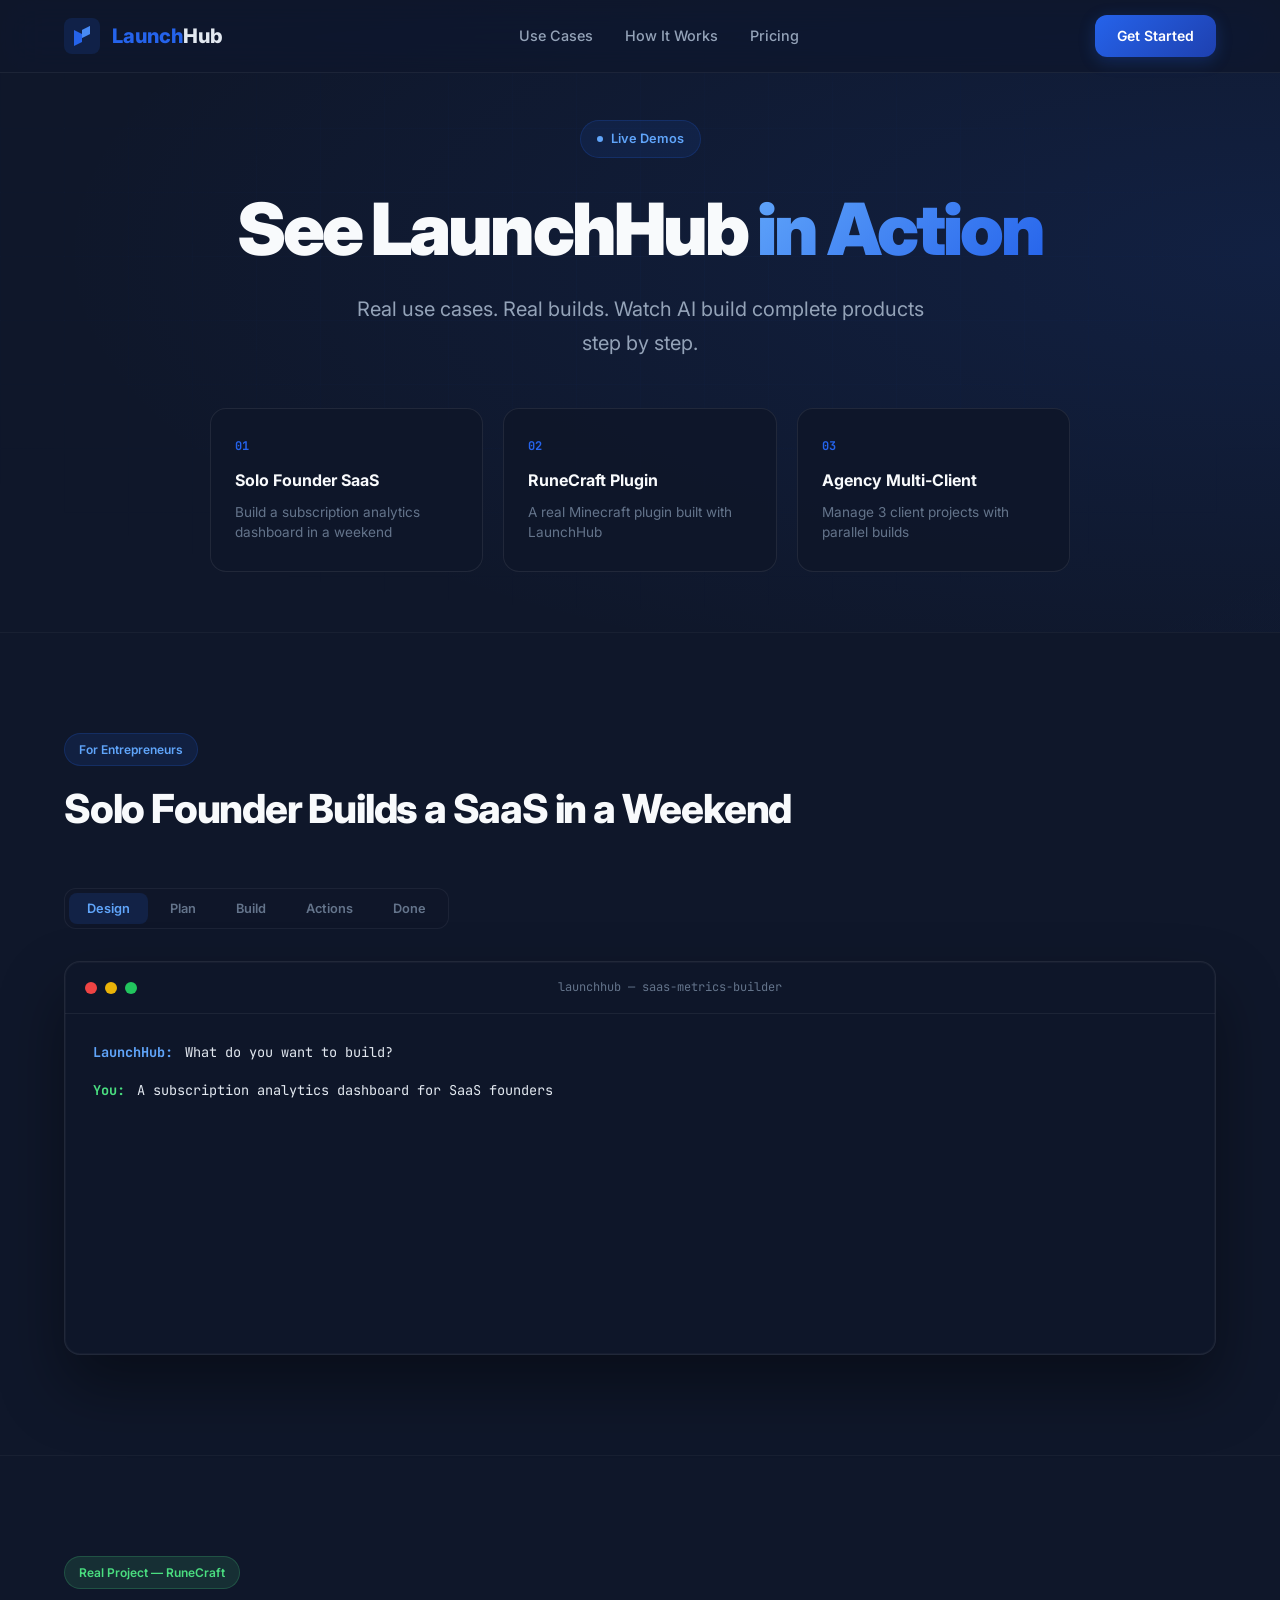
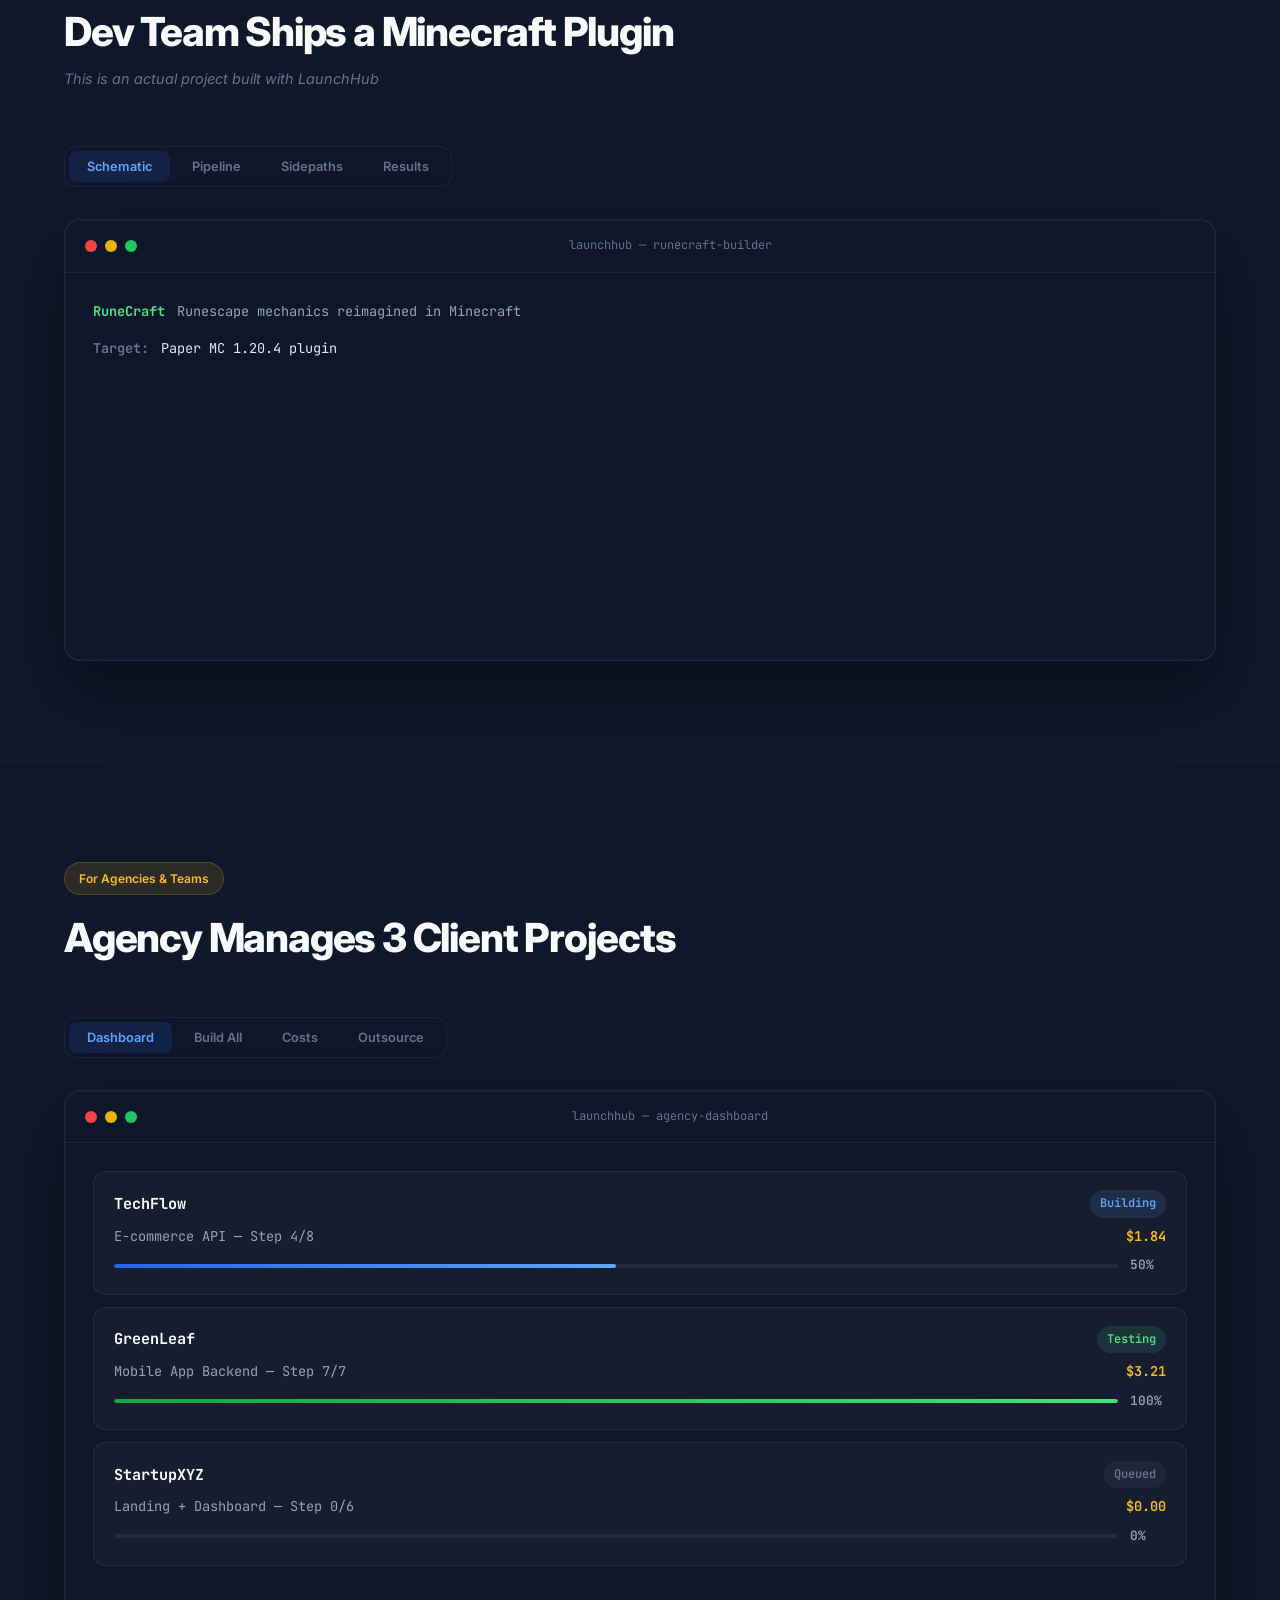
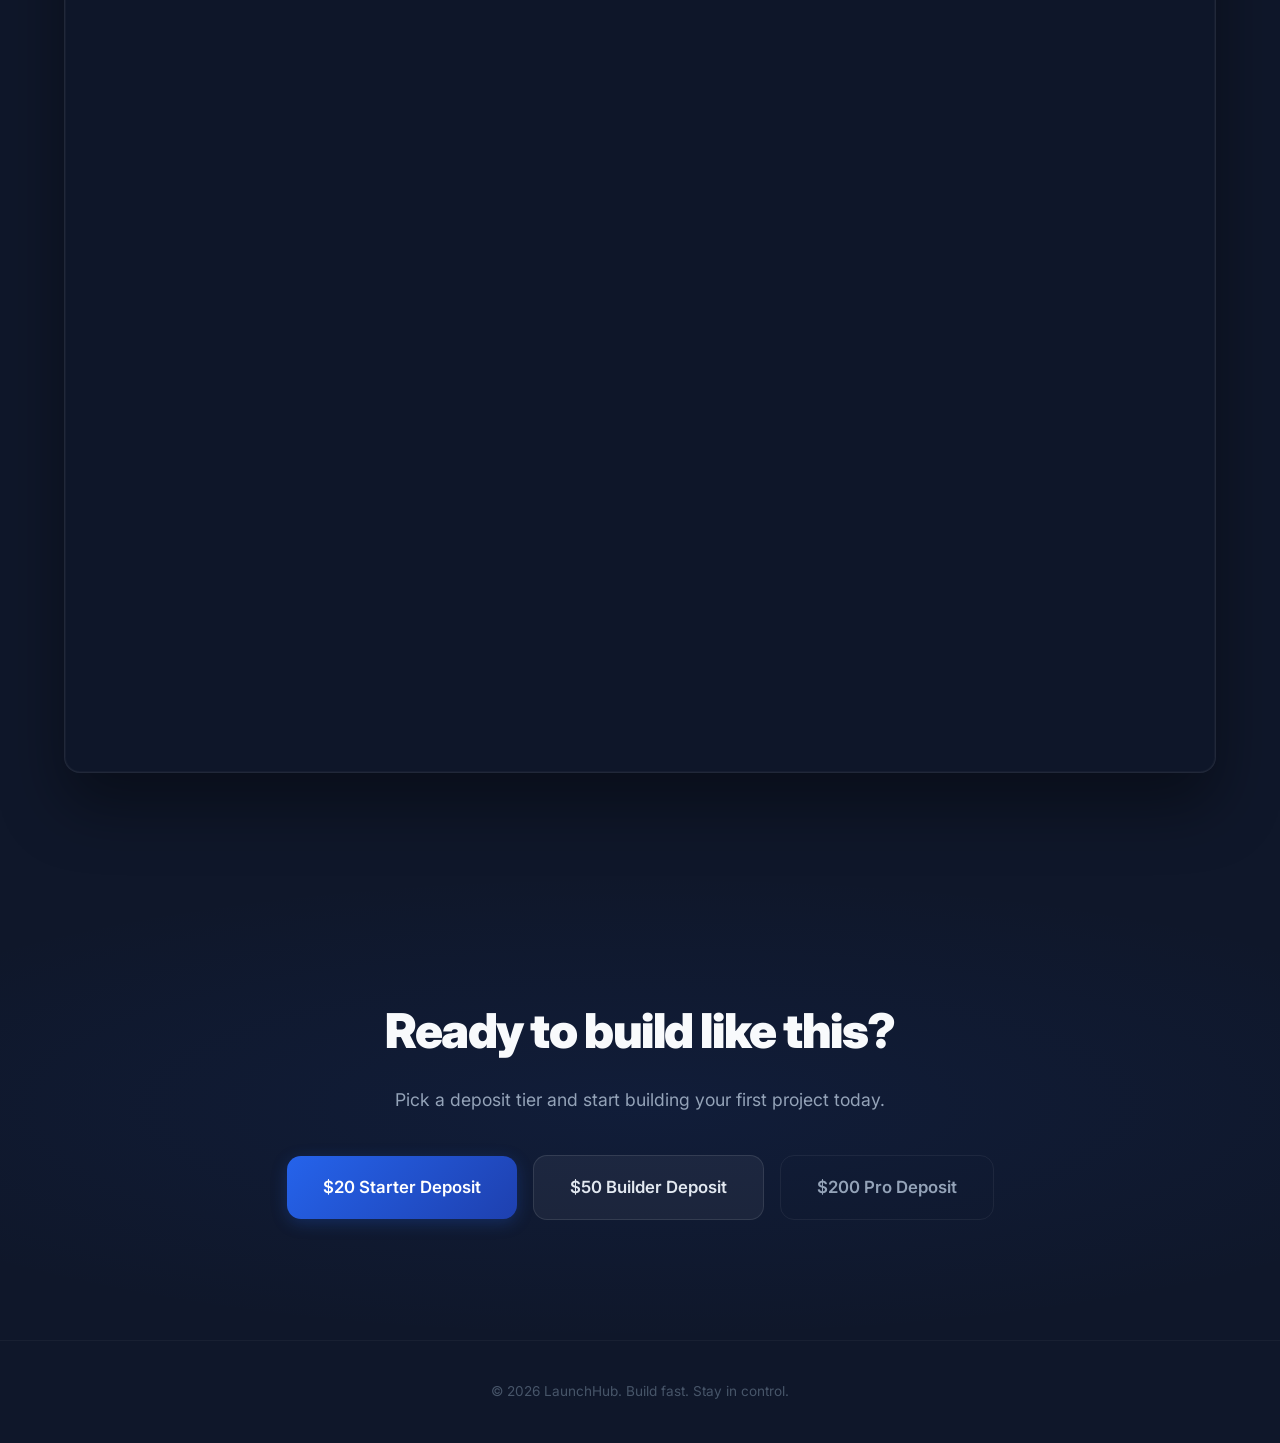
<file: demo.html>
<!DOCTYPE html>
<html lang="en">
<head>
<meta charset="UTF-8">
<meta name="viewport" content="width=device-width, initial-scale=1.0">
<title>LaunchHub — See It In Action</title>
<meta name="description" content="Watch LaunchHub build real products step by step. 3 real use cases with animated walkthroughs.">
<link rel="preconnect" href="https://fonts.googleapis.com">
<link rel="preconnect" href="https://fonts.gstatic.com" crossorigin>
<link href="https://fonts.googleapis.com/css2?family=Inter:wght@400;500;600;700;800;900&family=JetBrains+Mono:wght@400;500;600;700&display=swap" rel="stylesheet">
<style>
/* ========== RESET & BASE ========== */
*, *::before, *::after { margin: 0; padding: 0; box-sizing: border-box; }
html { scroll-behavior: smooth; font-size: 16px; }
body {
  font-family: 'Inter', -apple-system, BlinkMacSystemFont, 'Segoe UI', sans-serif;
  background: #0F172A;
  color: #E2E8F0;
  line-height: 1.6;
  overflow-x: hidden;
  -webkit-font-smoothing: antialiased;
  -moz-osx-font-smoothing: grayscale;
}
code, .mono { font-family: 'JetBrains Mono', 'SF Mono', 'Fira Code', monospace; }
a { color: inherit; text-decoration: none; }
ul { list-style: none; }

/* ========== UTILITY ========== */
.container { max-width: 1200px; margin: 0 auto; padding: 0 24px; }
.section-label {
  display: inline-flex; align-items: center; gap: 8px;
  font-size: 0.8rem; font-weight: 600; letter-spacing: 0.08em;
  text-transform: uppercase; color: #60A5FA; margin-bottom: 16px;
}
.section-label::before {
  content: ''; display: block; width: 24px; height: 2px;
  background: linear-gradient(90deg, #2563EB, #60A5FA); border-radius: 2px;
}

/* ========== ANIMATIONS ========== */
@keyframes fadeInUp {
  from { opacity: 0; transform: translateY(32px); }
  to { opacity: 1; transform: translateY(0); }
}
@keyframes fadeIn {
  from { opacity: 0; }
  to { opacity: 1; }
}
@keyframes gradientShift {
  0%, 100% { background-position: 0% 50%; }
  50% { background-position: 100% 50%; }
}
@keyframes pulse {
  0%, 100% { opacity: 0.4; }
  50% { opacity: 1; }
}
@keyframes slideIn {
  from { opacity: 0; transform: translateX(-16px); }
  to { opacity: 1; transform: translateX(0); }
}
@keyframes slideInRight {
  from { opacity: 0; transform: translateX(16px); }
  to { opacity: 1; transform: translateX(0); }
}
@keyframes shimmer {
  0% { background-position: -200% 0; }
  100% { background-position: 200% 0; }
}
@keyframes blink {
  0%, 100% { opacity: 1; }
  50% { opacity: 0; }
}
@keyframes progressFill {
  from { width: 0; }
}
@keyframes pulseGlow {
  0%, 100% { box-shadow: 0 0 0 0 rgba(96, 165, 250, 0.4); }
  50% { box-shadow: 0 0 0 8px rgba(96, 165, 250, 0); }
}
@keyframes countUp {
  from { opacity: 0; transform: translateY(8px); }
  to { opacity: 1; transform: translateY(0); }
}
@keyframes scaleIn {
  from { opacity: 0; transform: scale(0.9); }
  to { opacity: 1; transform: scale(1); }
}
@keyframes float {
  0%, 100% { transform: translateY(0); }
  50% { transform: translateY(-8px); }
}

.reveal {
  opacity: 0; transform: translateY(32px);
  transition: opacity 0.7s cubic-bezier(0.16, 1, 0.3, 1), transform 0.7s cubic-bezier(0.16, 1, 0.3, 1);
}
.reveal.visible { opacity: 1; transform: translateY(0); }
.reveal-delay-1 { transition-delay: 0.1s; }
.reveal-delay-2 { transition-delay: 0.2s; }
.reveal-delay-3 { transition-delay: 0.3s; }

/* ========== BUTTONS ========== */
.btn {
  display: inline-flex; align-items: center; gap: 8px;
  padding: 14px 28px; border-radius: 12px;
  font-family: 'Inter', sans-serif; font-size: 0.95rem; font-weight: 600;
  border: none; cursor: pointer;
  transition: all 0.25s cubic-bezier(0.16, 1, 0.3, 1);
}
.btn-primary {
  background: linear-gradient(135deg, #2563EB, #1E40AF);
  color: #fff; box-shadow: 0 4px 16px rgba(37, 99, 235, 0.25);
}
.btn-primary:hover {
  transform: translateY(-2px);
  box-shadow: 0 0 0 4px rgba(37, 99, 235, 0.15), 0 8px 32px rgba(37, 99, 235, 0.35);
}
.btn-secondary {
  background: rgba(255,255,255,0.05); color: #E2E8F0;
  border: 1px solid rgba(255,255,255,0.1);
}
.btn-secondary:hover {
  background: rgba(255,255,255,0.1); border-color: rgba(255,255,255,0.2);
  transform: translateY(-2px);
}
.btn-ghost {
  background: transparent; color: #94A3B8;
  border: 1px solid rgba(255,255,255,0.06);
}
.btn-ghost:hover { color: #E2E8F0; border-color: rgba(255,255,255,0.15); }
.btn-large { padding: 18px 36px; font-size: 1.05rem; border-radius: 14px; }
.btn-sm { padding: 8px 16px; font-size: 0.8rem; border-radius: 8px; }

/* ========== NAV ========== */
nav {
  position: fixed; top: 0; left: 0; right: 0; z-index: 100;
  background: rgba(15, 23, 42, 0.8);
  backdrop-filter: blur(20px) saturate(180%);
  -webkit-backdrop-filter: blur(20px) saturate(180%);
  border-bottom: 1px solid rgba(255,255,255,0.06);
}
.nav-inner {
  max-width: 1200px; margin: 0 auto; padding: 0 24px;
  display: flex; align-items: center; justify-content: space-between;
  height: 72px;
}
.nav-brand { display: flex; align-items: center; gap: 12px; font-weight: 800; font-size: 1.25rem; }
.nav-brand svg { width: 36px; height: 36px; }
.nav-brand .brand-launch { color: #2563EB; }
.nav-links { display: flex; align-items: center; gap: 32px; }
.nav-links a { font-size: 0.9rem; font-weight: 500; color: #94A3B8; transition: color 0.2s; }
.nav-links a:hover { color: #E2E8F0; }
.nav-cta .btn { padding: 10px 22px; font-size: 0.875rem; }
.nav-mobile-toggle {
  display: none; background: none; border: none; cursor: pointer;
  color: #E2E8F0; padding: 8px;
}
.nav-mobile-toggle svg { width: 24px; height: 24px; }

/* ========== HERO ========== */
.hero {
  position: relative; min-height: 70vh;
  display: flex; align-items: center; justify-content: center;
  padding: 120px 24px 60px; overflow: hidden;
}
.hero-bg {
  position: absolute; inset: 0; z-index: 0;
  background:
    radial-gradient(ellipse 80% 60% at 50% 20%, rgba(37, 99, 235, 0.12) 0%, transparent 60%),
    radial-gradient(ellipse 60% 40% at 70% 60%, rgba(30, 64, 175, 0.08) 0%, transparent 50%);
  animation: gradientShift 12s ease infinite;
  background-size: 200% 200%;
}
.hero-grid {
  position: absolute; inset: 0; z-index: 0;
  background-image:
    linear-gradient(rgba(37, 99, 235, 0.03) 1px, transparent 1px),
    linear-gradient(90deg, rgba(37, 99, 235, 0.03) 1px, transparent 1px);
  background-size: 64px 64px;
  mask-image: radial-gradient(ellipse 70% 60% at 50% 40%, black, transparent);
  -webkit-mask-image: radial-gradient(ellipse 70% 60% at 50% 40%, black, transparent);
}
.hero-content {
  position: relative; z-index: 1; text-align: center;
  max-width: 860px; margin: 0 auto;
}
.hero-badge {
  display: inline-flex; align-items: center; gap: 8px;
  padding: 8px 16px; border-radius: 100px;
  background: rgba(37, 99, 235, 0.1); border: 1px solid rgba(37, 99, 235, 0.2);
  font-size: 0.8rem; font-weight: 600; color: #60A5FA;
  margin-bottom: 32px; animation: fadeIn 0.8s ease both;
}
.hero-badge .dot {
  width: 6px; height: 6px; border-radius: 50%; background: #60A5FA;
  animation: pulse 2s ease infinite;
}
.hero h1 {
  font-size: clamp(2.75rem, 6vw, 4.5rem); font-weight: 900;
  letter-spacing: -0.04em; line-height: 1.08;
  color: #F8FAFC; margin-bottom: 24px;
  animation: fadeInUp 0.8s ease both 0.2s; opacity: 0;
}
.hero h1 .gradient-text {
  background: linear-gradient(135deg, #60A5FA, #2563EB, #818CF8);
  background-size: 200% 200%;
  -webkit-background-clip: text; -webkit-text-fill-color: transparent;
  background-clip: text; animation: gradientShift 6s ease infinite;
}
.hero-subtitle {
  font-size: clamp(1.05rem, 2vw, 1.25rem); color: #94A3B8;
  max-width: 600px; margin: 0 auto 48px; line-height: 1.7;
  animation: fadeInUp 0.8s ease both 0.4s; opacity: 0;
}

/* ========== USE CASE JUMP CARDS ========== */
.jump-cards {
  display: grid; grid-template-columns: repeat(3, 1fr); gap: 20px;
  max-width: 900px; margin: 0 auto;
  animation: fadeInUp 0.8s ease both 0.6s; opacity: 0;
}
.jump-card {
  background: rgba(15, 23, 42, 0.9);
  border: 1px solid rgba(255,255,255,0.08);
  border-radius: 16px; padding: 28px 24px;
  cursor: pointer; transition: all 0.3s cubic-bezier(0.16, 1, 0.3, 1);
  text-align: left; position: relative; overflow: hidden;
}
.jump-card::before {
  content: ''; position: absolute; inset: 0;
  background: linear-gradient(135deg, rgba(37, 99, 235, 0.06), transparent);
  opacity: 0; transition: opacity 0.3s;
}
.jump-card:hover {
  border-color: rgba(37, 99, 235, 0.3);
  transform: translateY(-4px);
  box-shadow: 0 16px 48px rgba(0,0,0,0.3);
}
.jump-card:hover::before { opacity: 1; }
.jump-card-num {
  font-family: 'JetBrains Mono', monospace; font-size: 0.75rem;
  color: #2563EB; font-weight: 700; margin-bottom: 12px;
  position: relative;
}
.jump-card-title {
  font-size: 1rem; font-weight: 700; color: #F8FAFC;
  margin-bottom: 8px; position: relative;
}
.jump-card-desc {
  font-size: 0.85rem; color: #64748B; line-height: 1.5;
  position: relative;
}

/* ========== USE CASE SECTIONS ========== */
.use-case {
  padding: 100px 0; position: relative;
  border-top: 1px solid rgba(255,255,255,0.04);
}
.use-case-header {
  margin-bottom: 56px;
}
.audience-badge {
  display: inline-flex; align-items: center; gap: 6px;
  padding: 6px 14px; border-radius: 100px;
  font-size: 0.75rem; font-weight: 600;
  margin-bottom: 20px;
}
.badge-entrepreneur { background: rgba(37, 99, 235, 0.12); color: #60A5FA; border: 1px solid rgba(37, 99, 235, 0.2); }
.badge-real { background: rgba(74, 222, 128, 0.12); color: #4ADE80; border: 1px solid rgba(74, 222, 128, 0.2); }
.badge-agency { background: rgba(251, 191, 36, 0.12); color: #FBBF24; border: 1px solid rgba(251, 191, 36, 0.2); }
.use-case-title {
  font-size: clamp(1.75rem, 3.5vw, 2.5rem); font-weight: 800;
  letter-spacing: -0.03em; line-height: 1.15; color: #F8FAFC;
  margin-bottom: 12px;
}
.use-case-note {
  font-size: 0.9rem; color: #64748B; font-style: italic;
}

/* ========== PHASE NAVIGATION ========== */
.phase-nav {
  display: flex; gap: 4px; margin-bottom: 32px;
  background: rgba(15, 23, 42, 0.6);
  border: 1px solid rgba(255,255,255,0.06);
  border-radius: 12px; padding: 4px;
  width: fit-content;
}
.phase-tab {
  padding: 8px 18px; border-radius: 8px;
  font-size: 0.8rem; font-weight: 600; color: #64748B;
  cursor: pointer; transition: all 0.25s;
  border: none; background: none; font-family: inherit;
}
.phase-tab:hover { color: #94A3B8; }
.phase-tab.active {
  background: rgba(37, 99, 235, 0.15); color: #60A5FA;
}

/* ========== SIMULATION WINDOW ========== */
.sim-window {
  background: rgba(15, 23, 42, 0.9);
  border: 1px solid rgba(255,255,255,0.08);
  border-radius: 16px; overflow: hidden;
  box-shadow: 0 32px 64px rgba(0,0,0,0.4), 0 0 0 1px rgba(255,255,255,0.03) inset;
}
.sim-header {
  display: flex; align-items: center; gap: 8px;
  padding: 16px 20px; border-bottom: 1px solid rgba(255,255,255,0.06);
}
.sim-dot { width: 12px; height: 12px; border-radius: 50%; }
.sim-dot:nth-child(1) { background: #EF4444; }
.sim-dot:nth-child(2) { background: #EAB308; }
.sim-dot:nth-child(3) { background: #22C55E; }
.sim-title {
  flex: 1; text-align: center;
  font-family: 'JetBrains Mono', monospace; font-size: 0.75rem;
  color: #64748B;
}
.sim-body {
  padding: 28px 28px 32px;
  min-height: 340px;
  font-family: 'JetBrains Mono', monospace;
  font-size: 0.85rem;
  position: relative;
}

/* ========== PHASE PANELS ========== */
.phase-panel {
  display: none;
}
.phase-panel.active {
  display: block;
  animation: fadeIn 0.4s ease;
}

/* ========== CHAT WIZARD ========== */
.chat-line {
  display: flex; gap: 12px; margin-bottom: 16px;
  opacity: 0; transform: translateY(12px);
  transition: all 0.5s cubic-bezier(0.16, 1, 0.3, 1);
}
.chat-line.visible { opacity: 1; transform: translateY(0); }
.chat-sender {
  font-weight: 700; white-space: nowrap; flex-shrink: 0;
}
.chat-sender.bot { color: #60A5FA; }
.chat-sender.user { color: #4ADE80; }
.chat-msg { color: #E2E8F0; line-height: 1.6; }
.chat-msg .typing-cursor {
  display: inline-block; width: 2px; height: 1em;
  background: #60A5FA; margin-left: 4px;
  animation: blink 0.8s infinite; vertical-align: text-bottom;
}
.chat-generating {
  display: flex; align-items: center; gap: 8px;
  color: #60A5FA; font-weight: 600;
  opacity: 0; transform: translateY(12px);
  transition: all 0.5s cubic-bezier(0.16, 1, 0.3, 1);
}
.chat-generating.visible { opacity: 1; transform: translateY(0); }
.spinner-dots { display: flex; gap: 4px; }
.spinner-dots span {
  width: 6px; height: 6px; border-radius: 50%; background: #60A5FA;
  animation: pulse 1.2s ease infinite;
}
.spinner-dots span:nth-child(2) { animation-delay: 0.2s; }
.spinner-dots span:nth-child(3) { animation-delay: 0.4s; }

/* ========== PIPELINE STEPS ========== */
.pipeline-step {
  display: flex; align-items: center; gap: 12px;
  padding: 10px 0;
  opacity: 0; transform: translateX(-16px);
  transition: all 0.5s cubic-bezier(0.16, 1, 0.3, 1);
}
.pipeline-step.visible { opacity: 1; transform: translateX(0); }
.step-icon {
  width: 24px; height: 24px; border-radius: 50%;
  display: flex; align-items: center; justify-content: center;
  font-size: 0.7rem; flex-shrink: 0;
}
.step-done { background: rgba(74, 222, 128, 0.15); color: #4ADE80; }
.step-running { background: rgba(96, 165, 250, 0.15); color: #60A5FA; animation: pulseGlow 2s infinite; }
.step-pending { background: rgba(100, 116, 139, 0.15); color: #64748B; }
.step-label { color: #E2E8F0; flex: 1; }
.step-label.dim { color: #64748B; }
.step-meta { color: #64748B; font-size: 0.75rem; white-space: nowrap; }
.step-meta .cost { color: #FBBF24; }
.step-meta .time { color: #94A3B8; }
.pipeline-sidepath {
  padding-left: 36px; margin-top: -4px;
  opacity: 0; transform: translateX(-16px);
  transition: all 0.5s cubic-bezier(0.16, 1, 0.3, 1);
}
.pipeline-sidepath.visible { opacity: 1; transform: translateX(0); }
.sidepath-line {
  display: flex; align-items: center; gap: 8px;
  padding: 4px 0; color: #64748B; font-size: 0.8rem;
}
.sidepath-line .branch { color: #475569; }

/* ========== AGENT TERMINAL ========== */
.agent-line {
  display: flex; align-items: center; gap: 8px;
  padding: 6px 0; color: #94A3B8;
  opacity: 0; transform: translateX(-12px);
  transition: all 0.4s cubic-bezier(0.16, 1, 0.3, 1);
}
.agent-line.visible { opacity: 1; transform: translateX(0); }
.agent-tag {
  padding: 2px 8px; border-radius: 4px; font-size: 0.75rem;
  font-weight: 600; white-space: nowrap;
}
.agent-tag-1 { background: rgba(96, 165, 250, 0.15); color: #60A5FA; }
.agent-tag-2 { background: rgba(74, 222, 128, 0.15); color: #4ADE80; }
.agent-tag-3 { background: rgba(251, 191, 36, 0.15); color: #FBBF24; }
.agent-tag-4 { background: rgba(167, 139, 250, 0.15); color: #A78BFA; }
.agent-tag-5 { background: rgba(244, 114, 182, 0.15); color: #F472B6; }
.agent-tag-6 { background: rgba(34, 211, 238, 0.15); color: #22D3EE; }
.agent-text { color: #E2E8F0; }
.agent-tokens { color: #64748B; font-size: 0.8rem; margin-left: auto; white-space: nowrap; }

.progress-bar-wrap {
  margin: 20px 0 12px; height: 6px; border-radius: 3px;
  background: rgba(255,255,255,0.06); overflow: hidden;
}
.progress-bar-fill {
  height: 100%; border-radius: 3px;
  background: linear-gradient(90deg, #2563EB, #60A5FA);
  width: 0; transition: width 2s cubic-bezier(0.16, 1, 0.3, 1);
}
.progress-stats {
  display: flex; gap: 24px; font-size: 0.8rem; color: #64748B;
  flex-wrap: wrap;
}
.progress-stats .val { color: #E2E8F0; font-weight: 600; }
.progress-stats .cost-val { color: #FBBF24; font-weight: 600; }

/* ========== ACTION QUEUE ========== */
.aq-header {
  display: flex; align-items: center; gap: 12px; margin-bottom: 20px;
  opacity: 0; transition: all 0.5s ease;
}
.aq-header.visible { opacity: 1; }
.aq-icon { font-size: 1.1rem; }
.aq-title { font-size: 1rem; font-weight: 700; color: #F8FAFC; }
.aq-count {
  padding: 2px 10px; border-radius: 100px; font-size: 0.75rem; font-weight: 700;
  background: rgba(251, 191, 36, 0.15); color: #FBBF24;
}
.aq-item {
  background: rgba(255,255,255,0.03);
  border: 1px solid rgba(255,255,255,0.06);
  border-radius: 12px; padding: 18px 20px;
  margin-bottom: 12px;
  opacity: 0; transform: translateY(16px);
  transition: all 0.5s cubic-bezier(0.16, 1, 0.3, 1);
}
.aq-item.visible { opacity: 1; transform: translateY(0); }
.aq-item-top {
  display: flex; align-items: center; justify-content: space-between;
  margin-bottom: 8px;
}
.aq-item-name { font-weight: 600; color: #E2E8F0; font-size: 0.9rem; }
.aq-item-price { color: #FBBF24; font-weight: 600; font-size: 0.85rem; }
.aq-item-steps { font-size: 0.8rem; color: #64748B; margin-bottom: 12px; }
.aq-item-actions { display: flex; gap: 8px; }
.aq-btn {
  padding: 6px 14px; border-radius: 8px; font-size: 0.75rem; font-weight: 600;
  border: none; cursor: pointer; font-family: 'Inter', sans-serif;
  transition: all 0.2s;
}
.aq-btn-diy { background: rgba(255,255,255,0.06); color: #94A3B8; }
.aq-btn-diy:hover { background: rgba(255,255,255,0.1); color: #E2E8F0; }
.aq-btn-outsource {
  background: rgba(37, 99, 235, 0.15); color: #60A5FA;
  border: 1px solid rgba(37, 99, 235, 0.2);
}
.aq-btn-outsource:hover { background: rgba(37, 99, 235, 0.25); }
.aq-status {
  width: 8px; height: 8px; border-radius: 50%;
  display: inline-block; margin-right: 8px;
}
.aq-status-active { background: #60A5FA; animation: pulse 2s infinite; }
.aq-status-done { background: #4ADE80; }
.aq-status-pending { background: #64748B; }

/* ========== COMPLETION ========== */
.completion-card {
  text-align: center; padding: 20px 0;
  opacity: 0; transform: scale(0.95);
  transition: all 0.6s cubic-bezier(0.16, 1, 0.3, 1);
}
.completion-card.visible { opacity: 1; transform: scale(1); }
.completion-check {
  width: 64px; height: 64px; border-radius: 50%;
  background: rgba(74, 222, 128, 0.12);
  display: flex; align-items: center; justify-content: center;
  margin: 0 auto 24px; font-size: 1.5rem;
  border: 2px solid rgba(74, 222, 128, 0.3);
}
.completion-title {
  font-size: 1.5rem; font-weight: 800; color: #4ADE80; margin-bottom: 24px;
}
.completion-stats {
  display: grid; grid-template-columns: repeat(auto-fit, minmax(140px, 1fr));
  gap: 16px; max-width: 560px; margin: 0 auto 24px;
}
.comp-stat {
  background: rgba(255,255,255,0.03);
  border: 1px solid rgba(255,255,255,0.06);
  border-radius: 12px; padding: 16px;
}
.comp-stat-val {
  font-size: 1.25rem; font-weight: 800; color: #F8FAFC;
  font-family: 'JetBrains Mono', monospace;
}
.comp-stat-val.green { color: #4ADE80; }
.comp-stat-val.blue { color: #60A5FA; }
.comp-stat-val.yellow { color: #FBBF24; }
.comp-stat-label { font-size: 0.75rem; color: #64748B; margin-top: 4px; }
.completion-url {
  display: inline-flex; align-items: center; gap: 8px;
  padding: 10px 20px; border-radius: 8px;
  background: rgba(74, 222, 128, 0.08);
  border: 1px solid rgba(74, 222, 128, 0.2);
  color: #4ADE80; font-family: 'JetBrains Mono', monospace;
  font-size: 0.9rem; font-weight: 600;
}

/* ========== MULTI-PROJECT DASHBOARD ========== */
.project-cards {
  display: grid; gap: 12px;
}
.project-card {
  background: rgba(255,255,255,0.03);
  border: 1px solid rgba(255,255,255,0.06);
  border-radius: 12px; padding: 18px 20px;
  display: grid; grid-template-columns: 1fr auto;
  gap: 8px; align-items: center;
  opacity: 0; transform: translateY(16px);
  transition: all 0.5s cubic-bezier(0.16, 1, 0.3, 1);
}
.project-card.visible { opacity: 1; transform: translateY(0); }
.project-client { font-weight: 700; color: #F8FAFC; font-size: 0.95rem; }
.project-desc { font-size: 0.85rem; color: #94A3B8; grid-column: 1; }
.project-status {
  font-size: 0.75rem; font-weight: 600;
  padding: 4px 10px; border-radius: 100px;
  text-align: center;
}
.status-building { background: rgba(96, 165, 250, 0.12); color: #60A5FA; }
.status-testing { background: rgba(74, 222, 128, 0.12); color: #4ADE80; }
.status-queued { background: rgba(100, 116, 139, 0.12); color: #64748B; }
.project-progress {
  grid-column: 1 / -1;
  display: flex; align-items: center; gap: 12px;
}
.project-bar {
  flex: 1; height: 4px; border-radius: 2px;
  background: rgba(255,255,255,0.06); overflow: hidden;
}
.project-bar-fill {
  height: 100%; border-radius: 2px;
  transition: width 1.5s cubic-bezier(0.16, 1, 0.3, 1);
}
.fill-blue { background: linear-gradient(90deg, #2563EB, #60A5FA); }
.fill-green { background: linear-gradient(90deg, #16A34A, #4ADE80); }
.fill-gray { background: #475569; }
.project-pct { font-size: 0.8rem; font-weight: 600; color: #94A3B8; min-width: 36px; }
.project-cost { font-size: 0.85rem; font-weight: 600; color: #FBBF24; text-align: right; }

/* ========== BUILD ALL BUTTON ========== */
.build-all-btn {
  display: inline-flex; align-items: center; gap: 10px;
  padding: 14px 32px; border-radius: 12px;
  background: linear-gradient(135deg, #2563EB, #1E40AF);
  color: #fff; font-weight: 700; font-size: 0.95rem;
  border: none; cursor: pointer; margin-bottom: 24px;
  font-family: 'Inter', sans-serif;
  box-shadow: 0 4px 24px rgba(37, 99, 235, 0.3);
  opacity: 0; transition: all 0.5s ease;
}
.build-all-btn.visible { opacity: 1; }
.build-all-btn.running {
  background: linear-gradient(135deg, #16A34A, #15803D);
  box-shadow: 0 4px 24px rgba(22, 163, 74, 0.3);
}

/* ========== COST TABLE ========== */
.cost-table {
  width: 100%;
  opacity: 0; transform: translateY(16px);
  transition: all 0.6s cubic-bezier(0.16, 1, 0.3, 1);
}
.cost-table.visible { opacity: 1; transform: translateY(0); }
.cost-table-header {
  font-size: 1rem; font-weight: 700; color: #F8FAFC;
  padding-bottom: 16px; margin-bottom: 4px;
  border-bottom: 1px solid rgba(255,255,255,0.1);
  font-family: 'Inter', sans-serif;
}
.cost-row {
  display: grid; grid-template-columns: 1.5fr 0.8fr 0.8fr 0.8fr;
  padding: 12px 0; border-bottom: 1px solid rgba(255,255,255,0.04);
  font-size: 0.85rem;
}
.cost-row.total {
  border-top: 1px solid rgba(255,255,255,0.1);
  border-bottom: none; font-weight: 700; color: #F8FAFC; padding-top: 16px;
}
.cost-row.highlight {
  border-bottom: none; padding-top: 8px;
}
.cost-name { color: #E2E8F0; }
.cost-val { color: #FBBF24; font-weight: 600; text-align: right; }
.cost-steps { color: #94A3B8; text-align: right; }
.cost-time { color: #64748B; text-align: right; }
.cost-row.outsource .cost-name { color: #94A3B8; }
.cost-row.invoice .cost-name { color: #F8FAFC; font-weight: 700; }
.cost-row.invoice .cost-val { color: #4ADE80; font-size: 1rem; }
.margin-row .cost-name { color: #4ADE80; font-weight: 600; }
.margin-row .cost-val { color: #4ADE80; }

/* ========== OUTSOURCE LIST ========== */
.outsource-item {
  display: flex; align-items: center; gap: 12px;
  padding: 12px 0;
  border-bottom: 1px solid rgba(255,255,255,0.04);
  opacity: 0; transform: translateX(-12px);
  transition: all 0.4s cubic-bezier(0.16, 1, 0.3, 1);
}
.outsource-item.visible { opacity: 1; transform: translateX(0); }
.outsource-item:last-child { border-bottom: none; }
.outsource-text { flex: 1; color: #E2E8F0; font-size: 0.85rem; }
.outsource-text .client-tag { color: #60A5FA; font-weight: 600; }
.outsource-price { color: #FBBF24; font-weight: 600; font-size: 0.85rem; white-space: nowrap; }
.outsource-badge {
  font-size: 0.7rem; font-weight: 600; padding: 2px 8px;
  border-radius: 4px; white-space: nowrap;
}
.outsource-badge.in-progress { background: rgba(96, 165, 250, 0.15); color: #60A5FA; }

.outsource-summary {
  margin-top: 16px; padding: 12px 16px;
  background: rgba(255,255,255,0.03);
  border-radius: 8px; font-size: 0.85rem; color: #94A3B8;
  opacity: 0; transition: all 0.5s ease;
}
.outsource-summary.visible { opacity: 1; }

/* ========== SIDEPATH PARALLEL ========== */
.sidepath-grid {
  display: grid; gap: 10px;
}
.sidepath-card {
  display: flex; align-items: center; gap: 12px;
  padding: 12px 16px;
  background: rgba(255,255,255,0.02);
  border: 1px solid rgba(255,255,255,0.05);
  border-radius: 10px;
  opacity: 0; transform: translateX(-16px);
  transition: all 0.5s cubic-bezier(0.16, 1, 0.3, 1);
}
.sidepath-card.visible { opacity: 1; transform: translateX(0); }
.sp-branch { color: #475569; font-size: 0.85rem; }
.sp-name { color: #E2E8F0; font-weight: 600; flex: 1; font-size: 0.85rem; }
.sp-meta { color: #64748B; font-size: 0.8rem; white-space: nowrap; }
.sp-agent { color: #60A5FA; font-size: 0.8rem; font-weight: 600; white-space: nowrap; }

.sidepath-stats {
  display: flex; gap: 24px; margin-top: 16px; padding-top: 16px;
  border-top: 1px solid rgba(255,255,255,0.06);
  font-size: 0.85rem; color: #64748B;
  opacity: 0; transition: all 0.5s ease;
}
.sidepath-stats.visible { opacity: 1; }
.sidepath-stats .val { color: #60A5FA; font-weight: 600; }

/* ========== BROWSER FRAME MOCKUP ========== */
.browser-frame {
  background: #1E293B;
  border: 1px solid rgba(255,255,255,0.1);
  border-radius: 12px;
  overflow: hidden;
  box-shadow: 0 25px 50px rgba(0,0,0,0.4);
}
.browser-frame-header {
  display: flex;
  align-items: center;
  gap: 6px;
  padding: 12px 16px;
  background: rgba(15,23,42,0.8);
  border-bottom: 1px solid rgba(255,255,255,0.06);
}
.browser-dot {
  width: 10px;
  height: 10px;
  border-radius: 50%;
}
.browser-dot:nth-child(1) { background: #EF4444; }
.browser-dot:nth-child(2) { background: #EAB308; }
.browser-dot:nth-child(3) { background: #22C55E; }
.browser-frame img {
  width: 100%;
  display: block;
}
.real-screenshot-wrapper {
  margin-top: 24px;
  opacity: 0;
  transform: translateY(20px);
  transition: opacity 0.7s ease, transform 0.7s ease;
}
.real-screenshot-wrapper.visible {
  opacity: 1;
  transform: translateY(0);
}
.real-screenshot-label {
  text-align: center;
  font-size: 0.8rem;
  color: #64748B;
  margin-top: 10px;
  font-style: italic;
  font-family: 'Inter', sans-serif;
}

/* ========== CTA SECTION ========== */
.cta-section {
  padding: 120px 0; text-align: center;
  position: relative;
}
.cta-section::before {
  content: ''; position: absolute; inset: 0;
  background: radial-gradient(ellipse 70% 50% at 50% 50%, rgba(37, 99, 235, 0.08), transparent);
}
.cta-content { position: relative; z-index: 1; }
.cta-title {
  font-size: clamp(2rem, 4vw, 3rem); font-weight: 900;
  letter-spacing: -0.03em; color: #F8FAFC; margin-bottom: 16px;
}
.cta-subtitle {
  font-size: 1.1rem; color: #94A3B8; max-width: 500px;
  margin: 0 auto 40px; line-height: 1.7;
}
.cta-buttons {
  display: flex; align-items: center; justify-content: center;
  gap: 16px; flex-wrap: wrap;
}

/* ========== FOOTER ========== */
footer {
  padding: 40px 0; border-top: 1px solid rgba(255,255,255,0.04);
  text-align: center;
}
footer p { font-size: 0.85rem; color: #475569; }

/* ========== RESPONSIVE ========== */
@media (max-width: 768px) {
  .jump-cards { grid-template-columns: 1fr; }
  .nav-links { display: none; }
  .nav-mobile-toggle { display: block; }
  .sim-body { padding: 20px 16px 24px; font-size: 0.8rem; }
  .phase-nav { overflow-x: auto; width: 100%; }
  .completion-stats { grid-template-columns: repeat(2, 1fr); }
  .cost-row { grid-template-columns: 1.2fr 0.8fr 0.6fr 0.6fr; font-size: 0.8rem; }
  .project-card { grid-template-columns: 1fr; }
  .project-status { justify-self: start; }
  .project-cost { text-align: left; }
  .cta-buttons { flex-direction: column; }
  .aq-item-top { flex-direction: column; align-items: flex-start; gap: 4px; }
}

@media (max-width: 480px) {
  .phase-tab { padding: 6px 12px; font-size: 0.75rem; }
  .sim-body { min-height: 280px; }
}
</style>
</head>
<body>

<!-- NAV -->
<nav>
  <div class="nav-inner">
    <a href="index.html" class="nav-brand">
      <svg viewBox="0 0 36 36" fill="none">
        <rect width="36" height="36" rx="8" fill="#2563EB" fill-opacity="0.15"/>
        <path d="M10 24V12l8 4v8l-8 4zm8-4l8-4V8l-8 4v8z" fill="#2563EB"/>
        <path d="M18 20l8-4V8l-8 4v8z" fill="#60A5FA" opacity="0.6"/>
      </svg>
      <span><span class="brand-launch">Launch</span>Hub</span>
    </a>
    <div class="nav-links">
      <a href="#use-cases">Use Cases</a>
      <a href="index.html#how">How It Works</a>
      <a href="index.html#pricing">Pricing</a>
    </div>
    <div class="nav-cta">
      <a href="index.html#pricing" class="btn btn-primary">Get Started</a>
    </div>
    <button class="nav-mobile-toggle" onclick="document.querySelector('.nav-links').style.display=document.querySelector('.nav-links').style.display==='flex'?'none':'flex'">
      <svg viewBox="0 0 24 24" fill="none" stroke="currentColor" stroke-width="2"><path d="M3 12h18M3 6h18M3 18h18"/></svg>
    </button>
  </div>
</nav>

<!-- HERO -->
<section class="hero">
  <div class="hero-bg"></div>
  <div class="hero-grid"></div>
  <div class="hero-content">
    <div class="hero-badge"><span class="dot"></span> Live Demos</div>
    <h1>See LaunchHub <span class="gradient-text">in Action</span></h1>
    <p class="hero-subtitle">Real use cases. Real builds. Watch AI build complete products step by step.</p>
    <div class="jump-cards" id="use-cases">
      <a href="#uc1" class="jump-card">
        <div class="jump-card-num">01</div>
        <div class="jump-card-title">Solo Founder SaaS</div>
        <div class="jump-card-desc">Build a subscription analytics dashboard in a weekend</div>
      </a>
      <a href="#uc2" class="jump-card">
        <div class="jump-card-num">02</div>
        <div class="jump-card-title">RuneCraft Plugin</div>
        <div class="jump-card-desc">A real Minecraft plugin built with LaunchHub</div>
      </a>
      <a href="#uc3" class="jump-card">
        <div class="jump-card-num">03</div>
        <div class="jump-card-title">Agency Multi-Client</div>
        <div class="jump-card-desc">Manage 3 client projects with parallel builds</div>
      </a>
    </div>
  </div>
</section>

<!-- ═══════════════════════════════════════════ USE CASE 1 ═══════════════════════════════════════════ -->
<section class="use-case" id="uc1">
  <div class="container">
    <div class="use-case-header reveal">
      <div class="audience-badge badge-entrepreneur">For Entrepreneurs</div>
      <h2 class="use-case-title">Solo Founder Builds a SaaS in a Weekend</h2>
    </div>

    <div class="phase-nav reveal reveal-delay-1">
      <button class="phase-tab active" data-uc="1" data-phase="1">Design</button>
      <button class="phase-tab" data-uc="1" data-phase="2">Plan</button>
      <button class="phase-tab" data-uc="1" data-phase="3">Build</button>
      <button class="phase-tab" data-uc="1" data-phase="4">Actions</button>
      <button class="phase-tab" data-uc="1" data-phase="5">Done</button>
    </div>

    <div class="sim-window reveal reveal-delay-2" data-uc="1">
      <div class="sim-header">
        <span class="sim-dot"></span><span class="sim-dot"></span><span class="sim-dot"></span>
        <span class="sim-title">launchhub — saas-metrics-builder</span>
      </div>
      <div class="sim-body">
        <!-- Phase 1: Chat Wizard -->
        <div class="phase-panel active" data-uc="1" data-phase="1">
          <div class="chat-line" data-delay="0">
            <span class="chat-sender bot">LaunchHub:</span>
            <span class="chat-msg">What do you want to build?</span>
          </div>
          <div class="chat-line" data-delay="800">
            <span class="chat-sender user">You:</span>
            <span class="chat-msg">A subscription analytics dashboard for SaaS founders</span>
          </div>
          <div class="chat-line" data-delay="2000">
            <span class="chat-sender bot">LaunchHub:</span>
            <span class="chat-msg">Who is it for?</span>
          </div>
          <div class="chat-line" data-delay="3000">
            <span class="chat-sender user">You:</span>
            <span class="chat-msg">SaaS founders who want to track MRR, churn, and growth</span>
          </div>
          <div class="chat-line" data-delay="4500">
            <span class="chat-sender bot">LaunchHub:</span>
            <span class="chat-msg">Got it. Generating your build plan...</span>
          </div>
          <div class="chat-generating" data-delay="5200">
            <div class="spinner-dots"><span></span><span></span><span></span></div>
            <span>Analyzing requirements...</span>
          </div>
        </div>

        <!-- Phase 2: Pipeline -->
        <div class="phase-panel" data-uc="1" data-phase="2">
          <div class="pipeline-step" data-delay="0">
            <span class="step-icon step-done">&#10003;</span>
            <span class="step-label">Step 1: Project scaffold &amp; database</span>
          </div>
          <div class="pipeline-step" data-delay="400">
            <span class="step-icon step-done">&#10003;</span>
            <span class="step-label">Step 2: Auth system (OAuth + email)</span>
          </div>
          <div class="pipeline-step" data-delay="800">
            <span class="step-icon step-done">&#10003;</span>
            <span class="step-label">Step 3: Stripe integration &amp; webhook handler</span>
          </div>
          <div class="pipeline-step" data-delay="1200">
            <span class="step-icon step-done">&#10003;</span>
            <span class="step-label">Step 4: Dashboard UI with charts</span>
          </div>
          <div class="pipeline-step" data-delay="1600">
            <span class="step-icon step-done">&#10003;</span>
            <span class="step-label">Step 5: MRR calculation engine</span>
          </div>
          <div class="pipeline-step" data-delay="2000">
            <span class="step-icon step-running">&#9654;</span>
            <span class="step-label">Step 6: Churn prediction model</span>
            <span class="step-meta">Running...</span>
          </div>
          <div class="pipeline-sidepath" data-delay="2600">
            <div class="sidepath-line"><span class="branch">&#9500;&#9472;&#9472;</span> Sidepath A: Email notifications</div>
            <div class="sidepath-line"><span class="branch">&#9500;&#9472;&#9472;</span> Sidepath B: API endpoints</div>
            <div class="sidepath-line"><span class="branch">&#9492;&#9472;&#9472;</span> Sidepath C: Landing page</div>
          </div>
          <div class="real-screenshot-wrapper" data-delay="3200">
            <div class="browser-frame">
              <div class="browser-frame-header">
                <span class="browser-dot"></span><span class="browser-dot"></span><span class="browser-dot"></span>
              </div>
              <img src="img/pipeline.png" alt="Actual pipeline view from LaunchHub" loading="lazy">
            </div>
            <p class="real-screenshot-label">Actual product screenshot</p>
          </div>
        </div>

        <!-- Phase 3: Build (Agents) -->
        <div class="phase-panel" data-uc="1" data-phase="3">
          <div class="agent-line" data-delay="0">
            <span class="agent-tag agent-tag-1">Agent 1</span>
            <span class="agent-text">Building churn prediction...</span>
            <span class="agent-tokens">847 tokens</span>
          </div>
          <div class="agent-line" data-delay="500">
            <span class="agent-tag agent-tag-2">Agent 2</span>
            <span class="agent-text">Email notification system...</span>
            <span class="agent-tokens">623 tokens</span>
          </div>
          <div class="agent-line" data-delay="1000">
            <span class="agent-tag agent-tag-3">Agent 3</span>
            <span class="agent-text">REST API endpoints...</span>
            <span class="agent-tokens">441 tokens</span>
          </div>
          <div class="progress-bar-wrap">
            <div class="progress-bar-fill" data-target="67"></div>
          </div>
          <div class="progress-stats">
            <span>Tokens: <span class="val" data-count="12847">0</span></span>
            <span>Cost: <span class="cost-val" data-count="0.38" data-prefix="$">$0.00</span></span>
            <span>Time: <span class="val">4m 12s</span></span>
          </div>
        </div>

        <!-- Phase 4: Action Queue -->
        <div class="phase-panel" data-uc="1" data-phase="4">
          <div class="aq-header" data-delay="0">
            <span class="aq-icon">&#9889;</span>
            <span class="aq-title">Action Queue</span>
            <span class="aq-count">3 pending</span>
          </div>
          <div class="aq-item" data-delay="300">
            <div class="aq-item-top">
              <span class="aq-item-name"><span class="aq-status aq-status-active"></span>Purchase domain (saas-metrics.io)</span>
              <span class="aq-item-price">$12/yr</span>
            </div>
            <div class="aq-item-steps">&#8594; 4 steps: Go to Namecheap &#8594; Search &#8594; Buy &#8594; Configure DNS</div>
            <div class="aq-item-actions">
              <button class="aq-btn aq-btn-diy">Do It Myself</button>
              <button class="aq-btn aq-btn-outsource">Outsource $8</button>
            </div>
          </div>
          <div class="aq-item" data-delay="600">
            <div class="aq-item-top">
              <span class="aq-item-name"><span class="aq-status aq-status-pending"></span>Set up Stripe account</span>
              <span class="aq-item-price">Free</span>
            </div>
            <div class="aq-item-steps">&#8594; 6 steps: Create account &#8594; Verify &#8594; Add bank &#8594; Get API keys</div>
            <div class="aq-item-actions">
              <button class="aq-btn aq-btn-diy">Do It Myself</button>
              <button class="aq-btn aq-btn-outsource">Outsource $20</button>
            </div>
          </div>
          <div class="aq-item" data-delay="900">
            <div class="aq-item-top">
              <span class="aq-item-name"><span class="aq-status aq-status-pending"></span>Configure SendGrid for emails</span>
              <span class="aq-item-price">Free tier</span>
            </div>
            <div class="aq-item-steps">&#8594; 3 steps: Create account &#8594; Verify domain &#8594; Get API key</div>
            <div class="aq-item-actions">
              <button class="aq-btn aq-btn-diy">Do It Myself</button>
              <button class="aq-btn aq-btn-outsource">Outsource $5</button>
            </div>
          </div>
          <div class="real-screenshot-wrapper" data-delay="1200">
            <div class="browser-frame">
              <div class="browser-frame-header">
                <span class="browser-dot"></span><span class="browser-dot"></span><span class="browser-dot"></span>
              </div>
              <img src="img/action-queue.png" alt="Actual Action Queue panel from LaunchHub" loading="lazy">
            </div>
            <p class="real-screenshot-label">Actual product screenshot</p>
          </div>
        </div>

        <!-- Phase 5: Done -->
        <div class="phase-panel" data-uc="1" data-phase="5">
          <div class="completion-card" data-delay="0">
            <div class="completion-check">&#10003;</div>
            <div class="completion-title">Build Complete!</div>
            <div class="completion-stats">
              <div class="comp-stat">
                <div class="comp-stat-val blue">47 min</div>
                <div class="comp-stat-label">Duration</div>
              </div>
              <div class="comp-stat">
                <div class="comp-stat-val yellow">$2.14</div>
                <div class="comp-stat-label">Total cost</div>
              </div>
              <div class="comp-stat">
                <div class="comp-stat-val">89</div>
                <div class="comp-stat-label">Files created</div>
              </div>
              <div class="comp-stat">
                <div class="comp-stat-val green">$33</div>
                <div class="comp-stat-label">3 actions outsourced</div>
              </div>
            </div>
            <div class="completion-url">&#127760; saas-metrics.io</div>
          </div>
        </div>

      </div>
    </div>
  </div>
</section>

<!-- ═══════════════════════════════════════════ USE CASE 2 ═══════════════════════════════════════════ -->
<section class="use-case" id="uc2">
  <div class="container">
    <div class="use-case-header reveal">
      <div class="audience-badge badge-real">Real Project — RuneCraft</div>
      <h2 class="use-case-title">Dev Team Ships a Minecraft Plugin</h2>
      <p class="use-case-note">This is an actual project built with LaunchHub</p>
    </div>

    <div class="phase-nav reveal reveal-delay-1">
      <button class="phase-tab active" data-uc="2" data-phase="1">Schematic</button>
      <button class="phase-tab" data-uc="2" data-phase="2">Pipeline</button>
      <button class="phase-tab" data-uc="2" data-phase="3">Sidepaths</button>
      <button class="phase-tab" data-uc="2" data-phase="4">Results</button>
    </div>

    <div class="sim-window reveal reveal-delay-2" data-uc="2">
      <div class="sim-header">
        <span class="sim-dot"></span><span class="sim-dot"></span><span class="sim-dot"></span>
        <span class="sim-title">launchhub — runecraft-builder</span>
      </div>
      <div class="sim-body">
        <!-- Phase 1: Schematic -->
        <div class="phase-panel active" data-uc="2" data-phase="1">
          <div class="chat-line" data-delay="0">
            <span class="chat-sender bot" style="color:#4ADE80">RuneCraft</span>
            <span class="chat-msg" style="color:#94A3B8">Runescape mechanics reimagined in Minecraft</span>
          </div>
          <div class="chat-line" data-delay="600">
            <span class="chat-sender bot" style="color:#64748B">Target:</span>
            <span class="chat-msg">Paper MC 1.20.4 plugin</span>
          </div>
          <div style="margin-top:16px; display:grid; gap:8px;">
            <div class="pipeline-step" data-delay="1000">
              <span class="step-icon step-done" style="background:rgba(74,222,128,0.1);font-size:0.65rem">&#9632;</span>
              <span class="step-label">Full skill system (28 skills)</span>
            </div>
            <div class="pipeline-step" data-delay="1400">
              <span class="step-icon step-done" style="background:rgba(74,222,128,0.1);font-size:0.65rem">&#9632;</span>
              <span class="step-label">Combat with special attacks</span>
            </div>
            <div class="pipeline-step" data-delay="1800">
              <span class="step-icon step-done" style="background:rgba(74,222,128,0.1);font-size:0.65rem">&#9632;</span>
              <span class="step-label">Boss fights (KBD, Giant Mole, Jad)</span>
            </div>
            <div class="pipeline-step" data-delay="2200">
              <span class="step-icon step-done" style="background:rgba(74,222,128,0.1);font-size:0.65rem">&#9632;</span>
              <span class="step-label">Quest system with dialogue trees</span>
            </div>
            <div class="pipeline-step" data-delay="2600">
              <span class="step-icon step-done" style="background:rgba(74,222,128,0.1);font-size:0.65rem">&#9632;</span>
              <span class="step-label">Player bank &amp; economy</span>
            </div>
          </div>
        </div>

        <!-- Phase 2: Pipeline -->
        <div class="phase-panel" data-uc="2" data-phase="2">
          <div class="pipeline-step" data-delay="0">
            <span class="step-icon step-done">&#10003;</span>
            <span class="step-label">Project Scaffold &amp; Database Layer</span>
            <span class="step-meta"><span class="time">715s</span> &middot; <span class="cost">$1.26</span></span>
          </div>
          <div class="pipeline-step" data-delay="300">
            <span class="step-icon step-done">&#10003;</span>
            <span class="step-label">Skill System Core (28 skills)</span>
            <span class="step-meta"><span class="time">340s</span> &middot; <span class="cost">$1.31</span></span>
          </div>
          <div class="pipeline-step" data-delay="600">
            <span class="step-icon step-done">&#10003;</span>
            <span class="step-label">Combat System &amp; Equipment</span>
            <span class="step-meta"><span class="time">162s</span> &middot; <span class="cost">$0.62</span></span>
          </div>
          <div class="pipeline-step" data-delay="900">
            <span class="step-icon step-done">&#10003;</span>
            <span class="step-label">World Building &amp; Regions</span>
            <span class="step-meta"><span class="time">580s</span> &middot; <span class="cost">$2.12</span></span>
          </div>
          <div class="pipeline-step" data-delay="1200">
            <span class="step-icon step-done">&#10003;</span>
            <span class="step-label">Quest System &amp; Dialogue Trees</span>
            <span class="step-meta"><span class="time">566s</span> &middot; <span class="cost">$2.65</span></span>
          </div>
          <div class="pipeline-step" data-delay="1500">
            <span class="step-icon step-running">&#9654;</span>
            <span class="step-label">Boss System (KBD, Mole, Jad)</span>
            <span class="step-meta" style="color:#60A5FA">Running...</span>
          </div>
          <div class="pipeline-step" data-delay="1800">
            <span class="step-icon step-pending">&#9679;</span>
            <span class="step-label dim">Player Data, Bank &amp; Economy</span>
          </div>
          <div class="pipeline-step" data-delay="2100">
            <span class="step-icon step-pending">&#9679;</span>
            <span class="step-label dim">Web Backend API</span>
          </div>
          <div class="pipeline-step" data-delay="2400">
            <span class="step-icon step-pending">&#9679;</span>
            <span class="step-label dim">Web Frontend Dashboard</span>
          </div>
          <div class="pipeline-step" data-delay="2700">
            <span class="step-icon step-pending">&#9679;</span>
            <span class="step-label dim">Integration &amp; Docker Deploy</span>
          </div>
          <div class="real-screenshot-wrapper" data-delay="3200">
            <div class="browser-frame">
              <div class="browser-frame-header">
                <span class="browser-dot"></span><span class="browser-dot"></span><span class="browser-dot"></span>
              </div>
              <img src="img/runecraft.png" alt="Actual screenshot from the RuneCraft build" loading="lazy">
            </div>
            <p class="real-screenshot-label">Actual screenshot from the RuneCraft build</p>
          </div>
        </div>

        <!-- Phase 3: Sidepaths -->
        <div class="phase-panel" data-uc="2" data-phase="3">
          <div style="font-size:0.85rem;color:#94A3B8;margin-bottom:16px;opacity:0" class="sidepath-header" data-delay="0">Running 4 sidepaths in parallel:</div>
          <div class="sidepath-grid">
            <div class="sidepath-card" data-delay="300">
              <span class="sp-branch">&#9484;&#9472;</span>
              <span class="sp-name">Testing Suite</span>
              <span class="sp-meta">3 steps</span>
              <span class="sp-agent">Agent 1</span>
            </div>
            <div class="sidepath-card" data-delay="600">
              <span class="sp-branch">&#9500;&#9472;</span>
              <span class="sp-name">Item &amp; NPC Database</span>
              <span class="sp-meta">2 steps</span>
              <span class="sp-agent">Agent 2</span>
            </div>
            <div class="sidepath-card" data-delay="900">
              <span class="sp-branch">&#9500;&#9472;</span>
              <span class="sp-name">Map Builder</span>
              <span class="sp-meta">2 steps</span>
              <span class="sp-agent">Agent 3</span>
            </div>
            <div class="sidepath-card" data-delay="1200">
              <span class="sp-branch">&#9492;&#9472;</span>
              <span class="sp-name">Dev Docs &amp; CI/CD</span>
              <span class="sp-meta">2 steps</span>
              <span class="sp-agent">Agent 4</span>
            </div>
          </div>
          <div class="sidepath-stats" data-delay="1600">
            <span>Active agents: <span class="val">4</span></span>
            <span>Token budget: <span class="val">500,000</span></span>
          </div>
          <div class="real-screenshot-wrapper" data-delay="2000">
            <div class="browser-frame">
              <div class="browser-frame-header">
                <span class="browser-dot"></span><span class="browser-dot"></span><span class="browser-dot"></span>
              </div>
              <img src="img/sidepaths.png" alt="Real parallel execution view from LaunchHub" loading="lazy">
            </div>
            <p class="real-screenshot-label">Real parallel execution view</p>
          </div>
        </div>

        <!-- Phase 4: Results -->
        <div class="phase-panel" data-uc="2" data-phase="4">
          <div class="completion-card" data-delay="0">
            <div class="completion-check">&#10003;</div>
            <div class="completion-title">RuneCraft v1.0.0-SNAPSHOT.jar built!</div>
            <div class="completion-stats">
              <div class="comp-stat">
                <div class="comp-stat-val">10</div>
                <div class="comp-stat-label">Pipeline steps</div>
              </div>
              <div class="comp-stat">
                <div class="comp-stat-val">9</div>
                <div class="comp-stat-label">Sidepath steps</div>
              </div>
              <div class="comp-stat">
                <div class="comp-stat-val blue">71</div>
                <div class="comp-stat-label">Items loaded</div>
              </div>
              <div class="comp-stat">
                <div class="comp-stat-val blue">18</div>
                <div class="comp-stat-label">NPCs spawned</div>
              </div>
              <div class="comp-stat">
                <div class="comp-stat-val green">4</div>
                <div class="comp-stat-label">Quests registered</div>
              </div>
              <div class="comp-stat">
                <div class="comp-stat-val green">2</div>
                <div class="comp-stat-label">Bosses active</div>
              </div>
            </div>
            <div style="display:flex;gap:16px;justify-content:center;flex-wrap:wrap;margin-top:8px">
              <div style="font-size:0.85rem;color:#64748B">
                <span style="color:#E2E8F0;font-weight:600">75,382</span> tokens
              </div>
              <div style="font-size:0.85rem;color:#64748B">
                <span style="color:#FBBF24;font-weight:600">$7.96</span> cost
              </div>
              <div style="font-size:0.85rem;color:#64748B">
                <span style="color:#E2E8F0;font-weight:600">48 min</span> total
              </div>
            </div>
            <div class="completion-url" style="margin-top:20px">&#9881; localhost:25565 — Ready to play</div>
          </div>
          <div class="real-screenshot-wrapper" data-delay="800">
            <div class="browser-frame">
              <div class="browser-frame-header">
                <span class="browser-dot"></span><span class="browser-dot"></span><span class="browser-dot"></span>
              </div>
              <img src="img/runecraft-pipeline.png" alt="Final pipeline state for RuneCraft build" loading="lazy">
            </div>
            <p class="real-screenshot-label">Final pipeline state</p>
          </div>
        </div>

      </div>
    </div>
  </div>
</section>

<!-- ═══════════════════════════════════════════ USE CASE 3 ═══════════════════════════════════════════ -->
<section class="use-case" id="uc3">
  <div class="container">
    <div class="use-case-header reveal">
      <div class="audience-badge badge-agency">For Agencies &amp; Teams</div>
      <h2 class="use-case-title">Agency Manages 3 Client Projects</h2>
    </div>

    <div class="phase-nav reveal reveal-delay-1">
      <button class="phase-tab active" data-uc="3" data-phase="1">Dashboard</button>
      <button class="phase-tab" data-uc="3" data-phase="2">Build All</button>
      <button class="phase-tab" data-uc="3" data-phase="3">Costs</button>
      <button class="phase-tab" data-uc="3" data-phase="4">Outsource</button>
    </div>

    <div class="sim-window reveal reveal-delay-2" data-uc="3">
      <div class="sim-header">
        <span class="sim-dot"></span><span class="sim-dot"></span><span class="sim-dot"></span>
        <span class="sim-title">launchhub — agency-dashboard</span>
      </div>
      <div class="sim-body">
        <!-- Phase 1: Dashboard -->
        <div class="phase-panel active" data-uc="3" data-phase="1">
          <div class="project-cards">
            <div class="project-card" data-delay="0">
              <span class="project-client">TechFlow</span>
              <span class="project-status status-building">Building</span>
              <span class="project-desc">E-commerce API &mdash; Step 4/8</span>
              <span class="project-cost">$1.84</span>
              <div class="project-progress">
                <div class="project-bar"><div class="project-bar-fill fill-blue" data-target="50"></div></div>
                <span class="project-pct">50%</span>
              </div>
            </div>
            <div class="project-card" data-delay="300">
              <span class="project-client">GreenLeaf</span>
              <span class="project-status status-testing">Testing</span>
              <span class="project-desc">Mobile App Backend &mdash; Step 7/7</span>
              <span class="project-cost">$3.21</span>
              <div class="project-progress">
                <div class="project-bar"><div class="project-bar-fill fill-green" data-target="100"></div></div>
                <span class="project-pct">100%</span>
              </div>
            </div>
            <div class="project-card" data-delay="600">
              <span class="project-client">StartupXYZ</span>
              <span class="project-status status-queued">Queued</span>
              <span class="project-desc">Landing + Dashboard &mdash; Step 0/6</span>
              <span class="project-cost">$0.00</span>
              <div class="project-progress">
                <div class="project-bar"><div class="project-bar-fill fill-gray" data-target="0"></div></div>
                <span class="project-pct">0%</span>
              </div>
            </div>
          </div>
          <div class="real-screenshot-wrapper" data-delay="900">
            <div class="browser-frame">
              <div class="browser-frame-header">
                <span class="browser-dot"></span><span class="browser-dot"></span><span class="browser-dot"></span>
              </div>
              <img src="img/dashboard.png" alt="Real multi-project sidebar from LaunchHub" loading="lazy">
            </div>
            <p class="real-screenshot-label">Real multi-project sidebar</p>
          </div>
        </div>

        <!-- Phase 2: Build All -->
        <div class="phase-panel" data-uc="3" data-phase="2">
          <div class="build-all-btn running" data-delay="0">BUILD ALL &#9654; Running 3 projects, 6 agents active</div>
          <div style="display:grid;gap:8px">
            <div class="agent-line" data-delay="400">
              <span class="agent-tag agent-tag-1">Agent 1</span>
              <span class="agent-text" style="color:#94A3B8"><strong style="color:#F8FAFC">TechFlow</strong> &mdash; Payment webhook...</span>
            </div>
            <div class="agent-line" data-delay="600">
              <span class="agent-tag agent-tag-2">Agent 2</span>
              <span class="agent-text" style="color:#94A3B8"><strong style="color:#F8FAFC">TechFlow</strong> &mdash; Order API...</span>
            </div>
            <div class="agent-line" data-delay="800">
              <span class="agent-tag agent-tag-3">Agent 3</span>
              <span class="agent-text" style="color:#94A3B8"><strong style="color:#F8FAFC">GreenLeaf</strong> &mdash; Final test suite...</span>
            </div>
            <div class="agent-line" data-delay="1000">
              <span class="agent-tag agent-tag-4">Agent 4</span>
              <span class="agent-text" style="color:#94A3B8"><strong style="color:#F8FAFC">StartupXYZ</strong> &mdash; Scaffold...</span>
            </div>
            <div class="agent-line" data-delay="1200">
              <span class="agent-tag agent-tag-5">Agent 5</span>
              <span class="agent-text" style="color:#94A3B8"><strong style="color:#F8FAFC">StartupXYZ</strong> &mdash; Auth system...</span>
            </div>
            <div class="agent-line" data-delay="1400">
              <span class="agent-tag agent-tag-6">Agent 6</span>
              <span class="agent-text" style="color:#94A3B8"><strong style="color:#F8FAFC">StartupXYZ</strong> &mdash; Database layer...</span>
            </div>
          </div>
          <div class="progress-bar-wrap" style="margin-top:24px">
            <div class="progress-bar-fill" data-target="38"></div>
          </div>
          <div class="progress-stats">
            <span>Total spend: <span class="cost-val">$5.05</span></span>
            <span>Active: <span class="val">6 agents</span></span>
            <span>ETA: <span class="val">~12 min</span></span>
          </div>
        </div>

        <!-- Phase 3: Cost Breakdown -->
        <div class="phase-panel" data-uc="3" data-phase="3">
          <div class="cost-table" data-delay="0">
            <div class="cost-table-header">Monthly Client Report</div>
            <div class="cost-row">
              <span class="cost-name">TechFlow</span>
              <span class="cost-val">$4.82</span>
              <span class="cost-steps">8 steps</span>
              <span class="cost-time">2.1 hrs</span>
            </div>
            <div class="cost-row">
              <span class="cost-name">GreenLeaf</span>
              <span class="cost-val">$3.21</span>
              <span class="cost-steps">7 steps</span>
              <span class="cost-time">1.4 hrs</span>
            </div>
            <div class="cost-row">
              <span class="cost-name">StartupXYZ</span>
              <span class="cost-val">$2.47</span>
              <span class="cost-steps">6 steps</span>
              <span class="cost-time">0.9 hrs</span>
            </div>
            <div class="cost-row total">
              <span class="cost-name">Total</span>
              <span class="cost-val">$10.50</span>
              <span class="cost-steps">21 steps</span>
              <span class="cost-time">4.4 hrs</span>
            </div>
            <div class="cost-row outsource">
              <span class="cost-name">Outsourced actions</span>
              <span class="cost-val">$45.00</span>
              <span class="cost-steps">6 actions</span>
              <span class="cost-time"></span>
            </div>
            <div class="cost-row invoice highlight" style="border-top:2px solid rgba(74,222,128,0.3);padding-top:16px;margin-top:8px">
              <span class="cost-name" style="color:#F8FAFC;font-weight:700">Invoice total</span>
              <span class="cost-val" style="color:#4ADE80;font-size:1.05rem">$55.50</span>
              <span class="cost-steps"></span>
              <span class="cost-time"></span>
            </div>
            <div class="cost-row margin-row">
              <span class="cost-name" style="color:#4ADE80;font-weight:600">Your margin</span>
              <span class="cost-val" style="color:#4ADE80">~$2,450</span>
              <span class="cost-steps" style="color:#64748B;font-size:0.8rem">billing $2,500</span>
              <span class="cost-time"></span>
            </div>
          </div>
        </div>

        <!-- Phase 4: Outsource Queue -->
        <div class="phase-panel" data-uc="3" data-phase="4">
          <div style="font-size:0.85rem;color:#94A3B8;margin-bottom:16px;opacity:0" class="outsource-header" data-delay="0">6 actions outsourced across 3 clients:</div>
          <div class="outsource-item" data-delay="200">
            <span class="aq-status aq-status-done"></span>
            <span class="outsource-text"><span class="client-tag">TechFlow:</span> Domain + SSL configured</span>
            <span class="outsource-price">$13</span>
          </div>
          <div class="outsource-item" data-delay="400">
            <span class="aq-status aq-status-done"></span>
            <span class="outsource-text"><span class="client-tag">TechFlow:</span> Stripe Connect setup</span>
            <span class="outsource-price">$20</span>
          </div>
          <div class="outsource-item" data-delay="600">
            <span class="aq-status aq-status-done"></span>
            <span class="outsource-text"><span class="client-tag">GreenLeaf:</span> Firebase project setup</span>
            <span class="outsource-price">$10</span>
          </div>
          <div class="outsource-item" data-delay="800">
            <span class="aq-status aq-status-active"></span>
            <span class="outsource-text"><span class="client-tag">StartupXYZ:</span> AWS S3 bucket + CloudFront</span>
            <span class="outsource-price">$25</span>
            <span class="outsource-badge in-progress">In progress</span>
          </div>
          <div class="outsource-item" data-delay="1000">
            <span class="aq-status aq-status-pending"></span>
            <span class="outsource-text"><span class="client-tag">StartupXYZ:</span> SendGrid domain verification</span>
            <span class="outsource-price">$5</span>
          </div>
          <div class="outsource-item" data-delay="1200">
            <span class="aq-status aq-status-pending"></span>
            <span class="outsource-text"><span class="client-tag">StartupXYZ:</span> Google OAuth app registration</span>
            <span class="outsource-price">$10</span>
          </div>
          <div class="outsource-summary" data-delay="1500">
            Ops team handling: <strong style="color:#4ADE80">4/6 done</strong>, 2 remaining
          </div>
          <div class="real-screenshot-wrapper" data-delay="1800">
            <div class="browser-frame">
              <div class="browser-frame-header">
                <span class="browser-dot"></span><span class="browser-dot"></span><span class="browser-dot"></span>
              </div>
              <img src="img/ops-dashboard.png" alt="Ops team dashboard for outsourced work" loading="lazy">
            </div>
            <p class="real-screenshot-label">Ops team dashboard for outsourced work</p>
          </div>
        </div>

      </div>
    </div>
  </div>
</section>

<!-- ═══════════════════════════════════════════ CTA ═══════════════════════════════════════════ -->
<section class="cta-section">
  <div class="container">
    <div class="cta-content reveal">
      <h2 class="cta-title">Ready to build like this?</h2>
      <p class="cta-subtitle">Pick a deposit tier and start building your first project today.</p>
      <div class="cta-buttons">
        <a href="index.html#pricing" class="btn btn-primary btn-large">$20 Starter Deposit</a>
        <a href="index.html#pricing" class="btn btn-secondary btn-large">$50 Builder Deposit</a>
        <a href="index.html#pricing" class="btn btn-ghost btn-large">$200 Pro Deposit</a>
      </div>
    </div>
  </div>
</section>

<footer>
  <div class="container">
    <p>&copy; 2026 LaunchHub. Build fast. Stay in control.</p>
  </div>
</footer>

<script>
// ========== INTERSECTION OBSERVER FOR REVEALS ==========
const revealObserver = new IntersectionObserver((entries) => {
  entries.forEach(entry => {
    if (entry.isIntersecting) {
      entry.target.classList.add('visible');
      revealObserver.unobserve(entry.target);
    }
  });
}, { threshold: 0.15, rootMargin: '0px 0px -40px 0px' });

document.querySelectorAll('.reveal').forEach(el => revealObserver.observe(el));

// ========== PHASE TAB SWITCHING ==========
document.querySelectorAll('.phase-tab').forEach(tab => {
  tab.addEventListener('click', () => {
    const uc = tab.dataset.uc;
    const phase = tab.dataset.phase;

    // Update tabs
    document.querySelectorAll(`.phase-tab[data-uc="${uc}"]`).forEach(t => t.classList.remove('active'));
    tab.classList.add('active');

    // Update panels
    const simWindow = document.querySelector(`.sim-window[data-uc="${uc}"]`);
    simWindow.querySelectorAll('.phase-panel').forEach(p => p.classList.remove('active'));
    const panel = simWindow.querySelector(`.phase-panel[data-uc="${uc}"][data-phase="${phase}"]`);
    panel.classList.add('active');

    // Animate the new panel
    animatePanel(panel);
  });
});

// ========== ANIMATION ENGINE ==========
function animatePanel(panel) {
  // Chat lines
  panel.querySelectorAll('.chat-line').forEach(el => {
    el.classList.remove('visible');
    const delay = parseInt(el.dataset.delay) || 0;
    setTimeout(() => el.classList.add('visible'), delay);
  });

  // Chat generating
  panel.querySelectorAll('.chat-generating').forEach(el => {
    el.classList.remove('visible');
    const delay = parseInt(el.dataset.delay) || 0;
    setTimeout(() => el.classList.add('visible'), delay);
  });

  // Pipeline steps
  panel.querySelectorAll('.pipeline-step').forEach(el => {
    el.classList.remove('visible');
    const delay = parseInt(el.dataset.delay) || 0;
    setTimeout(() => el.classList.add('visible'), delay);
  });

  // Pipeline sidepaths
  panel.querySelectorAll('.pipeline-sidepath').forEach(el => {
    el.classList.remove('visible');
    const delay = parseInt(el.dataset.delay) || 0;
    setTimeout(() => el.classList.add('visible'), delay);
  });

  // Agent lines
  panel.querySelectorAll('.agent-line').forEach(el => {
    el.classList.remove('visible');
    const delay = parseInt(el.dataset.delay) || 0;
    setTimeout(() => el.classList.add('visible'), delay);
  });

  // Progress bars
  panel.querySelectorAll('.progress-bar-fill').forEach(bar => {
    bar.style.width = '0%';
    const target = bar.dataset.target || 0;
    setTimeout(() => { bar.style.width = target + '%'; }, 300);
  });

  // Project bars
  panel.querySelectorAll('.project-bar-fill').forEach(bar => {
    bar.style.width = '0%';
    const target = bar.dataset.target || 0;
    setTimeout(() => { bar.style.width = target + '%'; }, 600);
  });

  // Counter animations
  panel.querySelectorAll('[data-count]').forEach(el => {
    const target = parseFloat(el.dataset.count);
    const prefix = el.dataset.prefix || '';
    const isFloat = target % 1 !== 0;
    animateCount(el, 0, target, 2000, prefix, isFloat);
  });

  // Action queue
  panel.querySelectorAll('.aq-header').forEach(el => {
    el.classList.remove('visible');
    const delay = parseInt(el.dataset.delay) || 0;
    setTimeout(() => el.classList.add('visible'), delay);
  });
  panel.querySelectorAll('.aq-item').forEach(el => {
    el.classList.remove('visible');
    const delay = parseInt(el.dataset.delay) || 0;
    setTimeout(() => el.classList.add('visible'), delay);
  });

  // Completion cards
  panel.querySelectorAll('.completion-card').forEach(el => {
    el.classList.remove('visible');
    const delay = parseInt(el.dataset.delay) || 0;
    setTimeout(() => el.classList.add('visible'), delay + 200);
  });

  // Project cards
  panel.querySelectorAll('.project-card').forEach(el => {
    el.classList.remove('visible');
    const delay = parseInt(el.dataset.delay) || 0;
    setTimeout(() => el.classList.add('visible'), delay);
  });

  // Build all button
  panel.querySelectorAll('.build-all-btn').forEach(el => {
    el.classList.remove('visible');
    const delay = parseInt(el.dataset.delay) || 0;
    setTimeout(() => el.classList.add('visible'), delay);
  });

  // Cost table
  panel.querySelectorAll('.cost-table').forEach(el => {
    el.classList.remove('visible');
    const delay = parseInt(el.dataset.delay) || 0;
    setTimeout(() => el.classList.add('visible'), delay + 200);
  });

  // Sidepath cards
  panel.querySelectorAll('.sidepath-card').forEach(el => {
    el.classList.remove('visible');
    const delay = parseInt(el.dataset.delay) || 0;
    setTimeout(() => el.classList.add('visible'), delay);
  });

  // Sidepath header + stats
  panel.querySelectorAll('.sidepath-header, .sidepath-stats').forEach(el => {
    el.style.opacity = '0';
    const delay = parseInt(el.dataset.delay) || 0;
    setTimeout(() => { el.style.opacity = '1'; el.style.transition = 'opacity 0.5s ease'; }, delay);
  });
  panel.querySelectorAll('.sidepath-stats').forEach(el => {
    el.classList.remove('visible');
    const delay = parseInt(el.dataset.delay) || 0;
    setTimeout(() => el.classList.add('visible'), delay);
  });

  // Real screenshot wrappers
  panel.querySelectorAll('.real-screenshot-wrapper').forEach(el => {
    el.classList.remove('visible');
    const delay = parseInt(el.dataset.delay) || 0;
    setTimeout(() => el.classList.add('visible'), delay);
  });

  // Outsource items
  panel.querySelectorAll('.outsource-item').forEach(el => {
    el.classList.remove('visible');
    const delay = parseInt(el.dataset.delay) || 0;
    setTimeout(() => el.classList.add('visible'), delay);
  });
  panel.querySelectorAll('.outsource-header').forEach(el => {
    el.style.opacity = '0';
    const delay = parseInt(el.dataset.delay) || 0;
    setTimeout(() => { el.style.opacity = '1'; el.style.transition = 'opacity 0.5s ease'; }, delay);
  });
  panel.querySelectorAll('.outsource-summary').forEach(el => {
    el.classList.remove('visible');
    const delay = parseInt(el.dataset.delay) || 0;
    setTimeout(() => el.classList.add('visible'), delay);
  });
}

function animateCount(el, start, end, duration, prefix, isFloat) {
  const startTime = performance.now();
  function update(now) {
    const elapsed = now - startTime;
    const progress = Math.min(elapsed / duration, 1);
    const eased = 1 - Math.pow(1 - progress, 3); // ease-out cubic
    const current = start + (end - start) * eased;
    if (isFloat) {
      el.textContent = prefix + current.toFixed(2);
    } else {
      el.textContent = prefix + Math.round(current).toLocaleString();
    }
    if (progress < 1) requestAnimationFrame(update);
  }
  requestAnimationFrame(update);
}

// ========== AUTO-PLAY ON SCROLL ==========
const autoPlayObserver = new IntersectionObserver((entries) => {
  entries.forEach(entry => {
    if (entry.isIntersecting) {
      const simWindow = entry.target;
      const activePanel = simWindow.querySelector('.phase-panel.active');
      if (activePanel) animatePanel(activePanel);

      // Auto-advance through phases
      const uc = simWindow.dataset.uc;
      const tabs = document.querySelectorAll(`.phase-tab[data-uc="${uc}"]`);
      let currentPhase = 0;
      const phaseInterval = setInterval(() => {
        currentPhase++;
        if (currentPhase >= tabs.length) {
          clearInterval(phaseInterval);
          return;
        }
        tabs[currentPhase].click();
      }, 5000);

      // Store interval so we can clear on manual click
      simWindow._autoInterval = phaseInterval;

      autoPlayObserver.unobserve(simWindow);
    }
  });
}, { threshold: 0.25 });

document.querySelectorAll('.sim-window').forEach(sw => autoPlayObserver.observe(sw));

// Stop auto-advance on manual tab click
document.querySelectorAll('.phase-tab').forEach(tab => {
  tab.addEventListener('click', () => {
    const uc = tab.dataset.uc;
    const simWindow = document.querySelector(`.sim-window[data-uc="${uc}"]`);
    if (simWindow && simWindow._autoInterval) {
      clearInterval(simWindow._autoInterval);
      simWindow._autoInterval = null;
    }
  });
});

// ========== ANIMATE FIRST VISIBLE PANELS ON LOAD ==========
// If already in viewport (top of page), trigger immediately
setTimeout(() => {
  document.querySelectorAll('.sim-window').forEach(sw => {
    const rect = sw.getBoundingClientRect();
    if (rect.top < window.innerHeight && rect.bottom > 0) {
      // Trigger via observer naturally
    }
  });
}, 100);
</script>
</body>
</html>
</file>
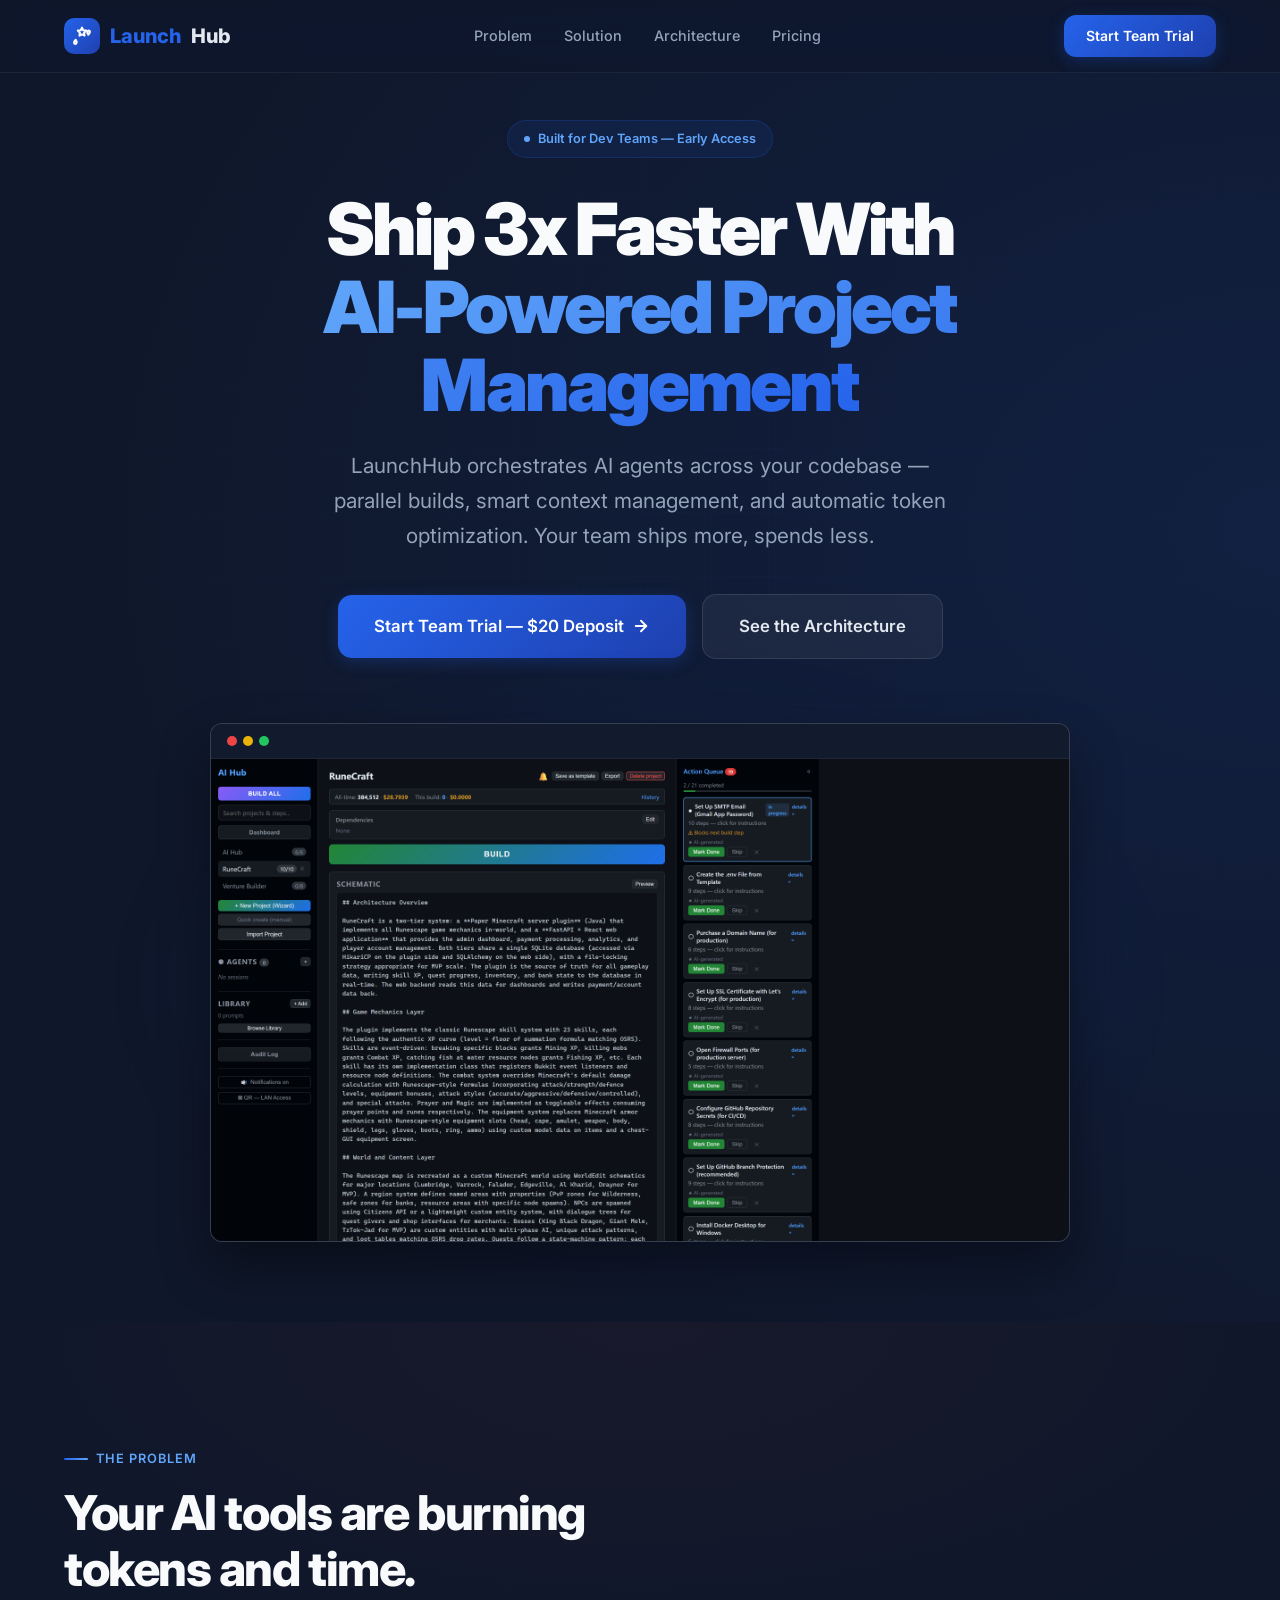
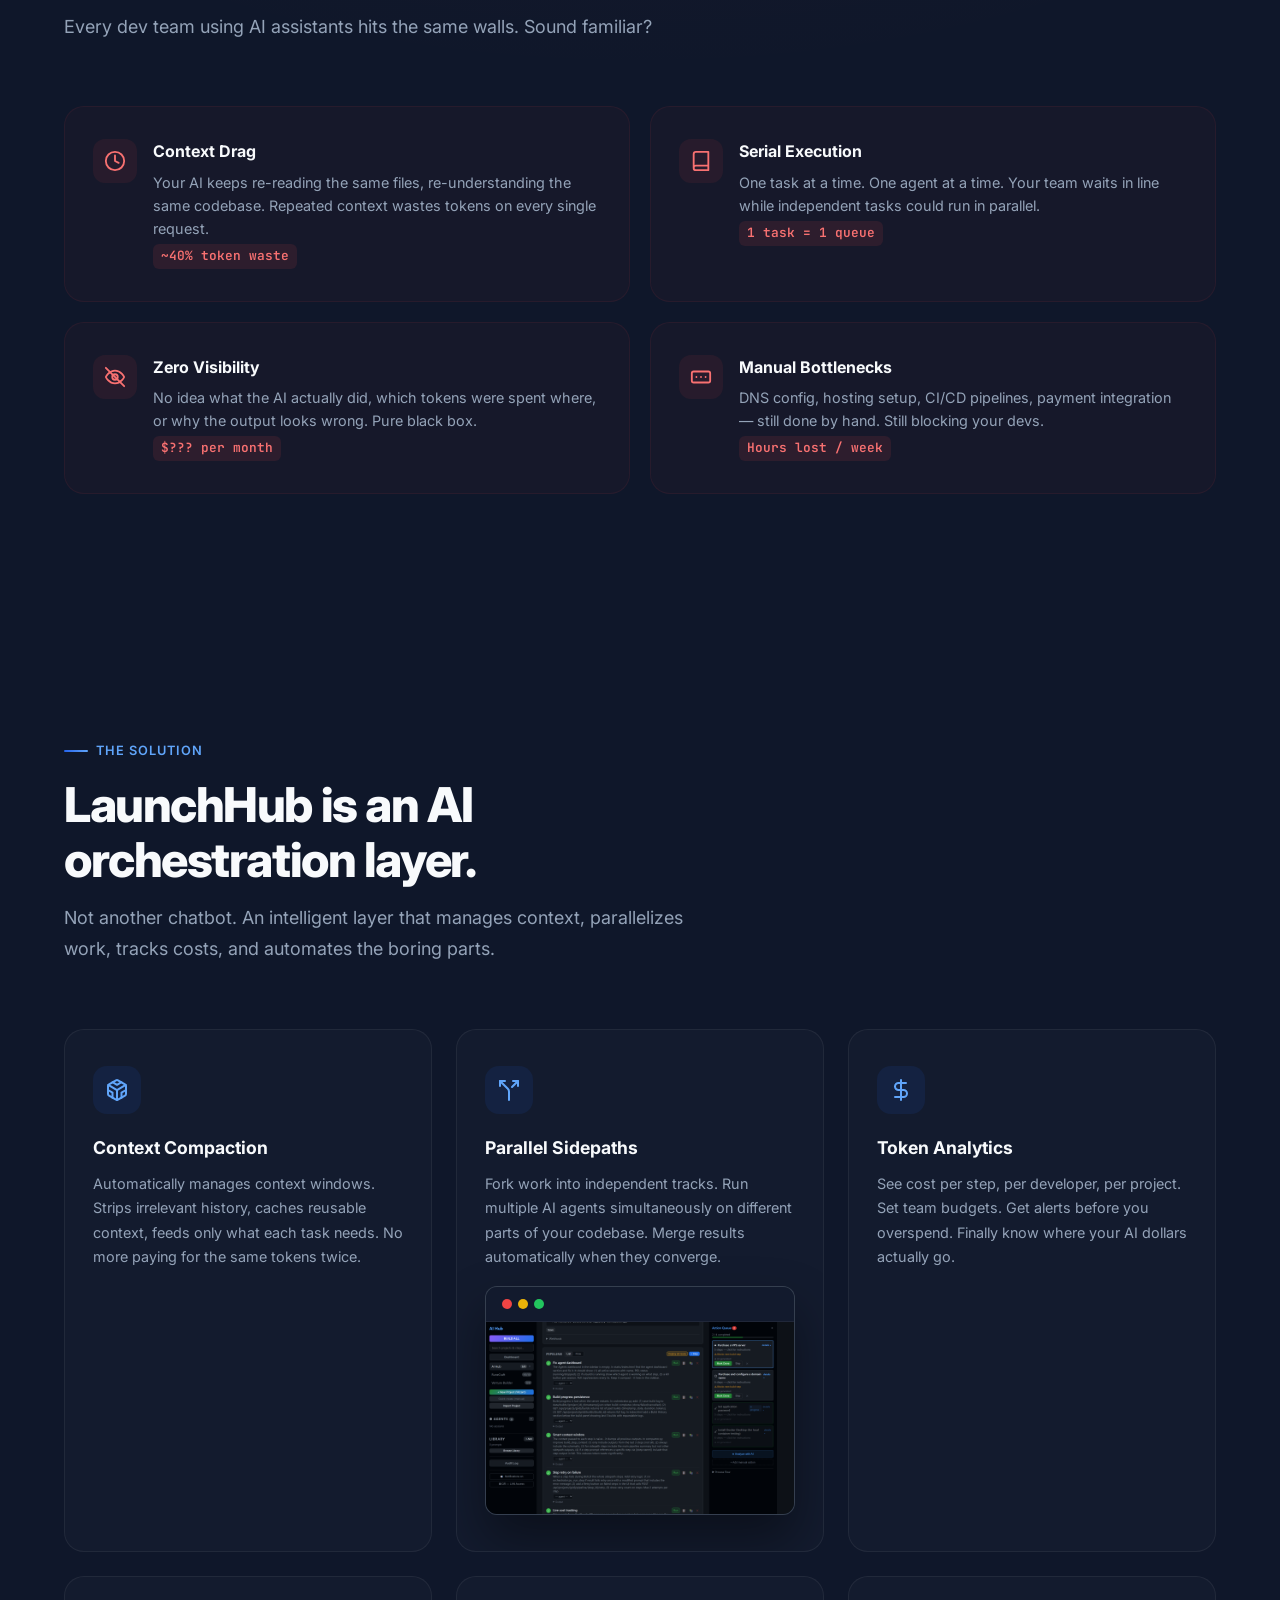
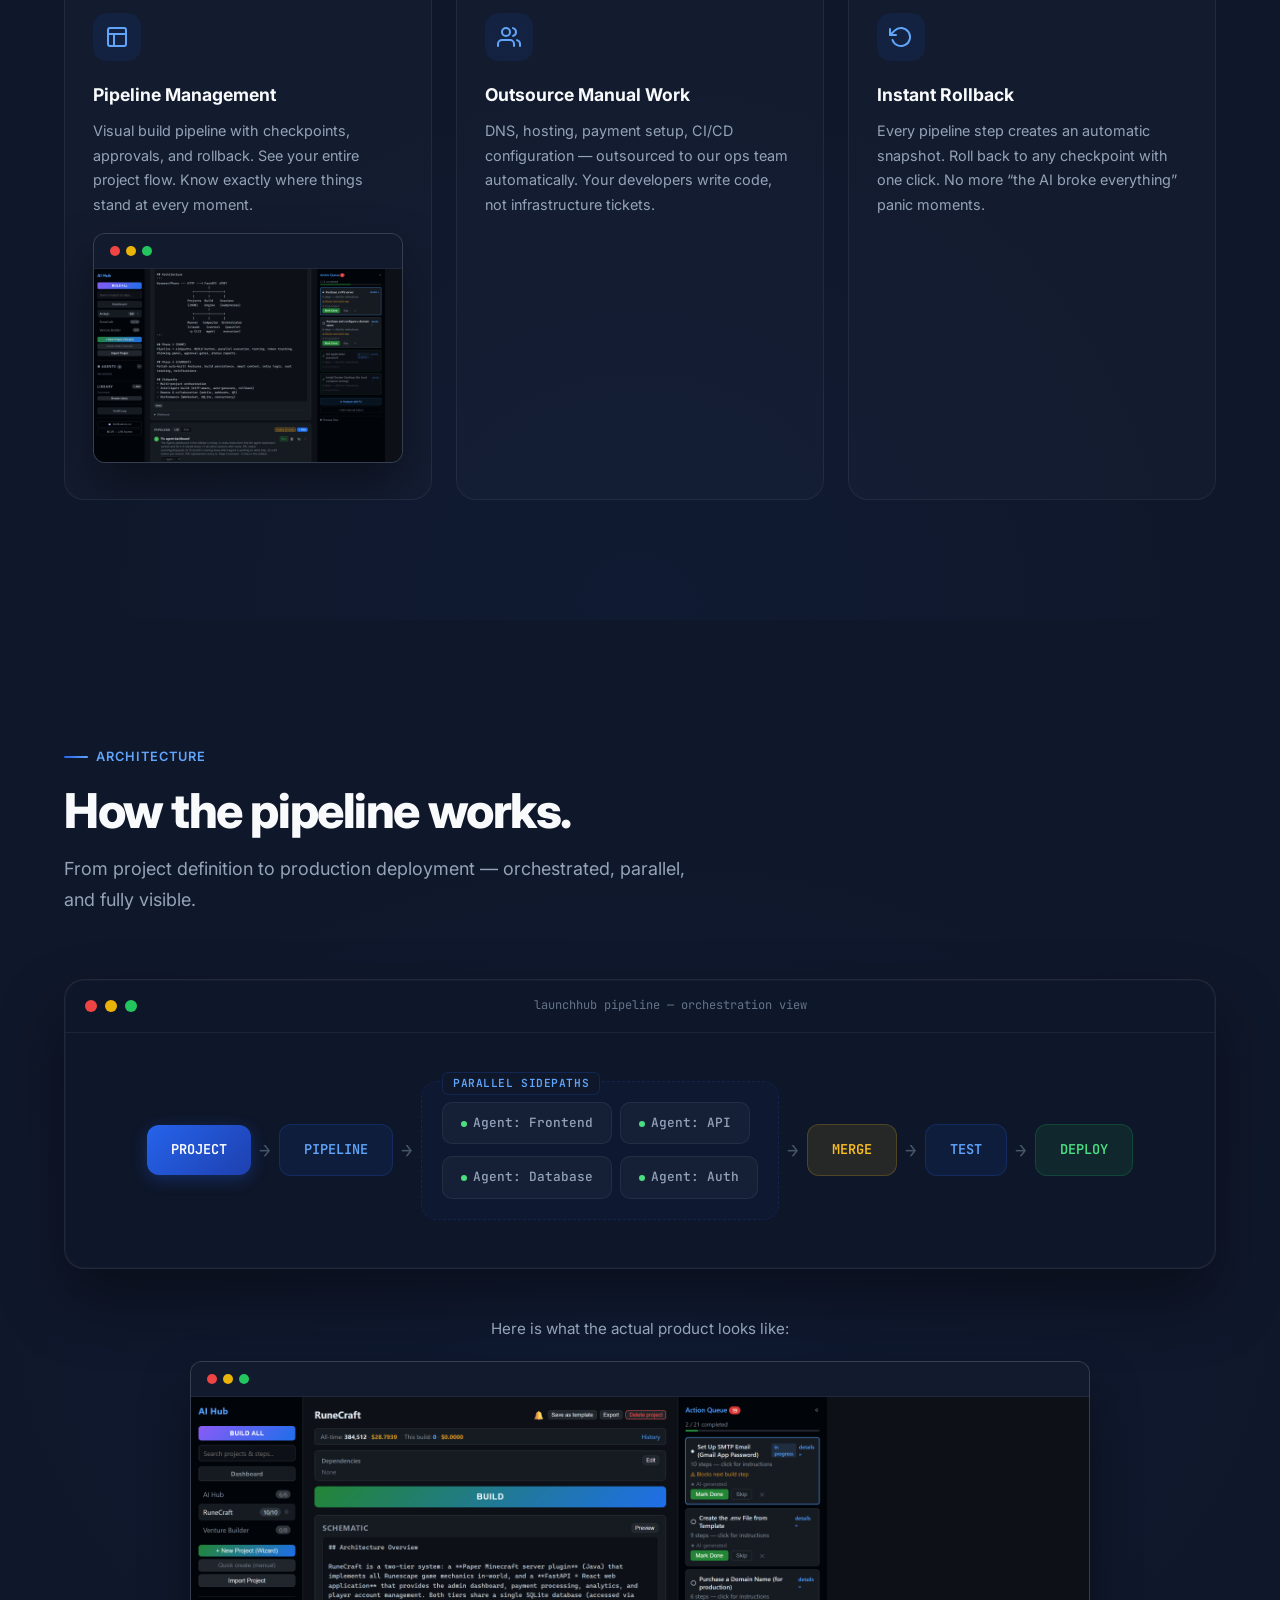
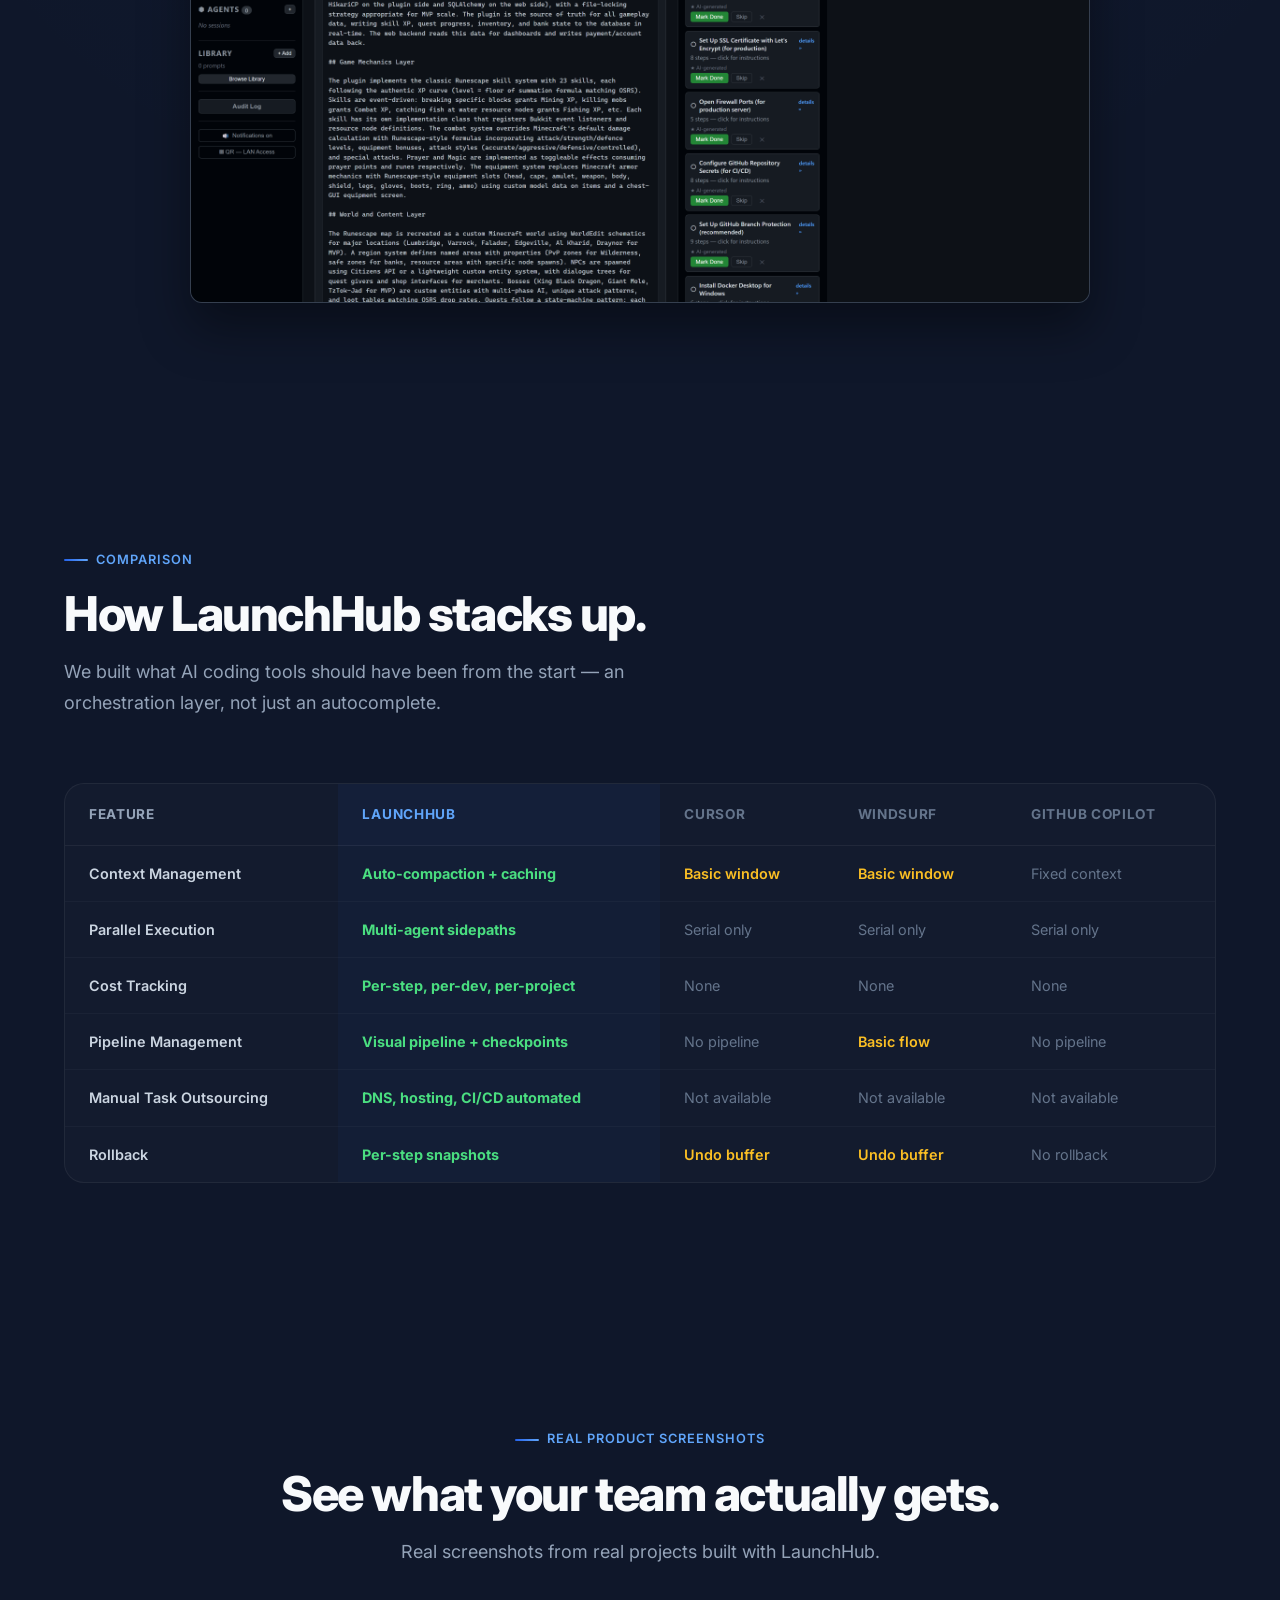
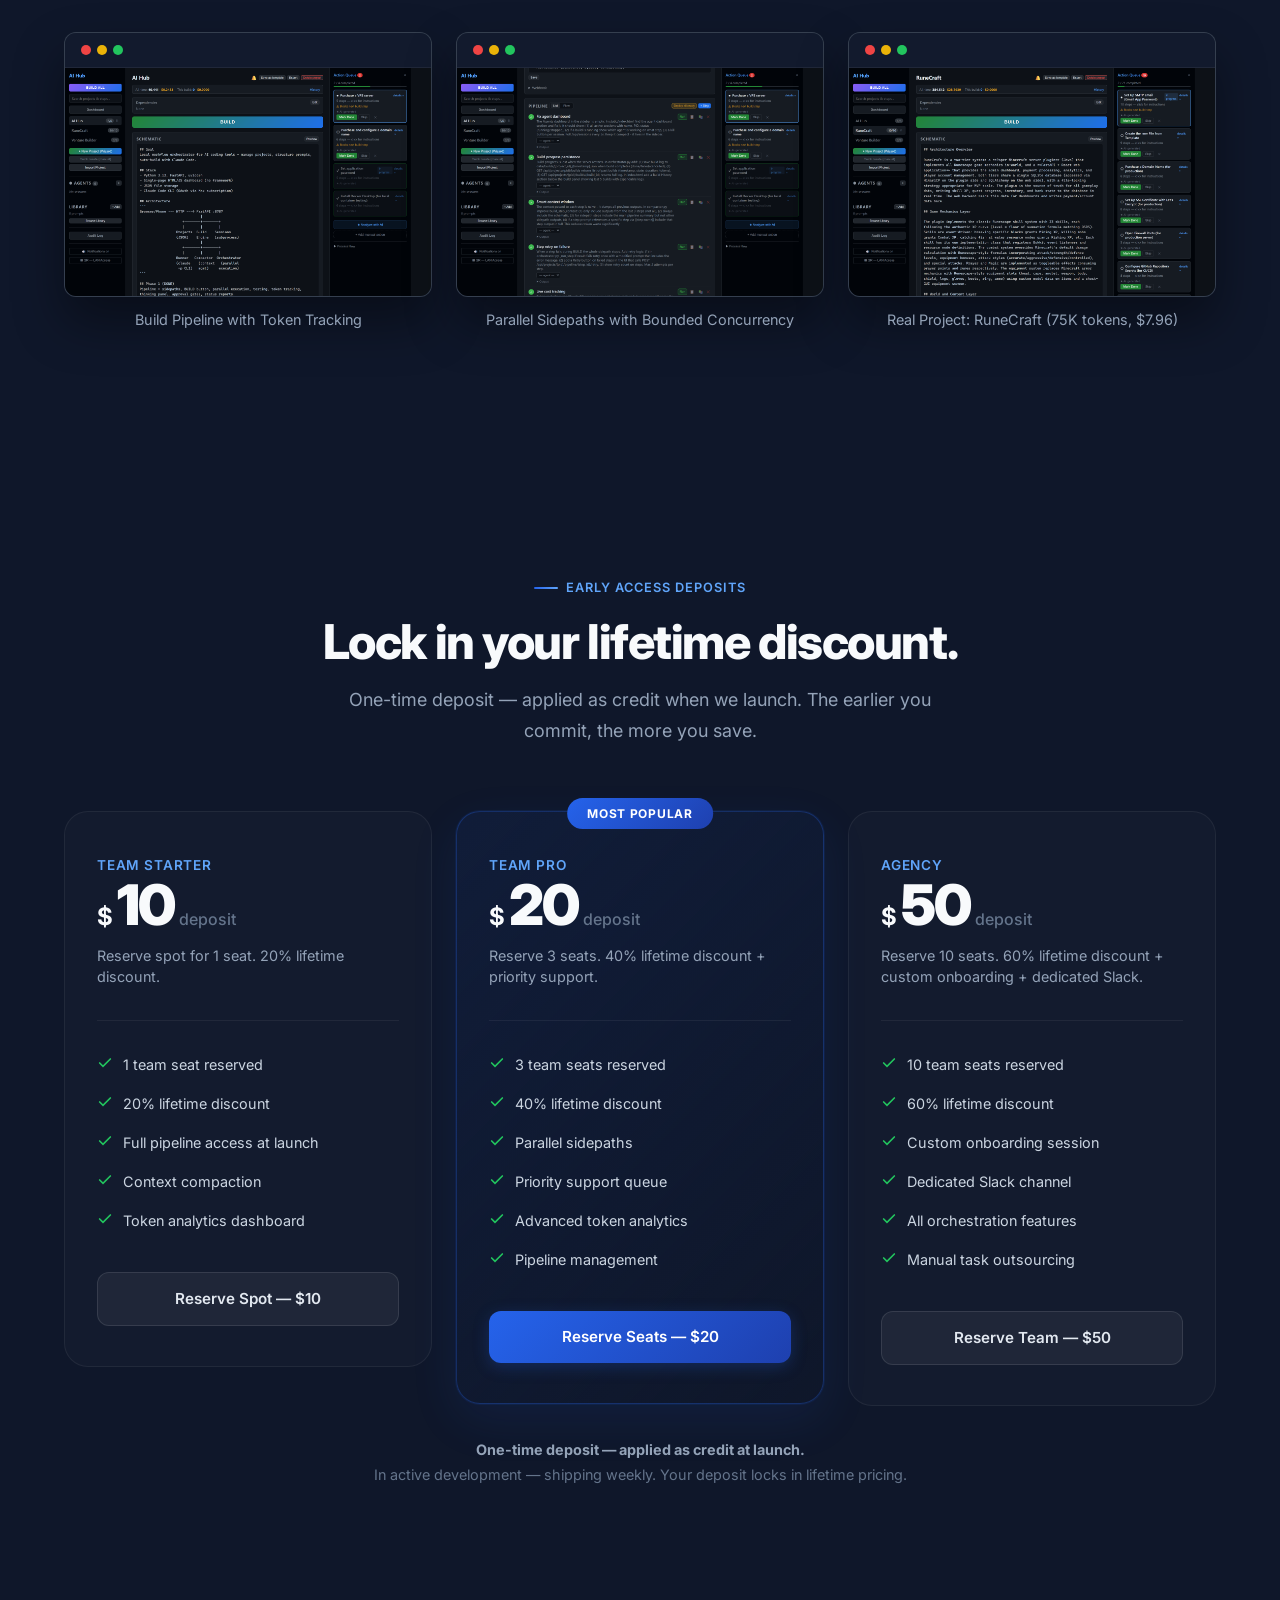
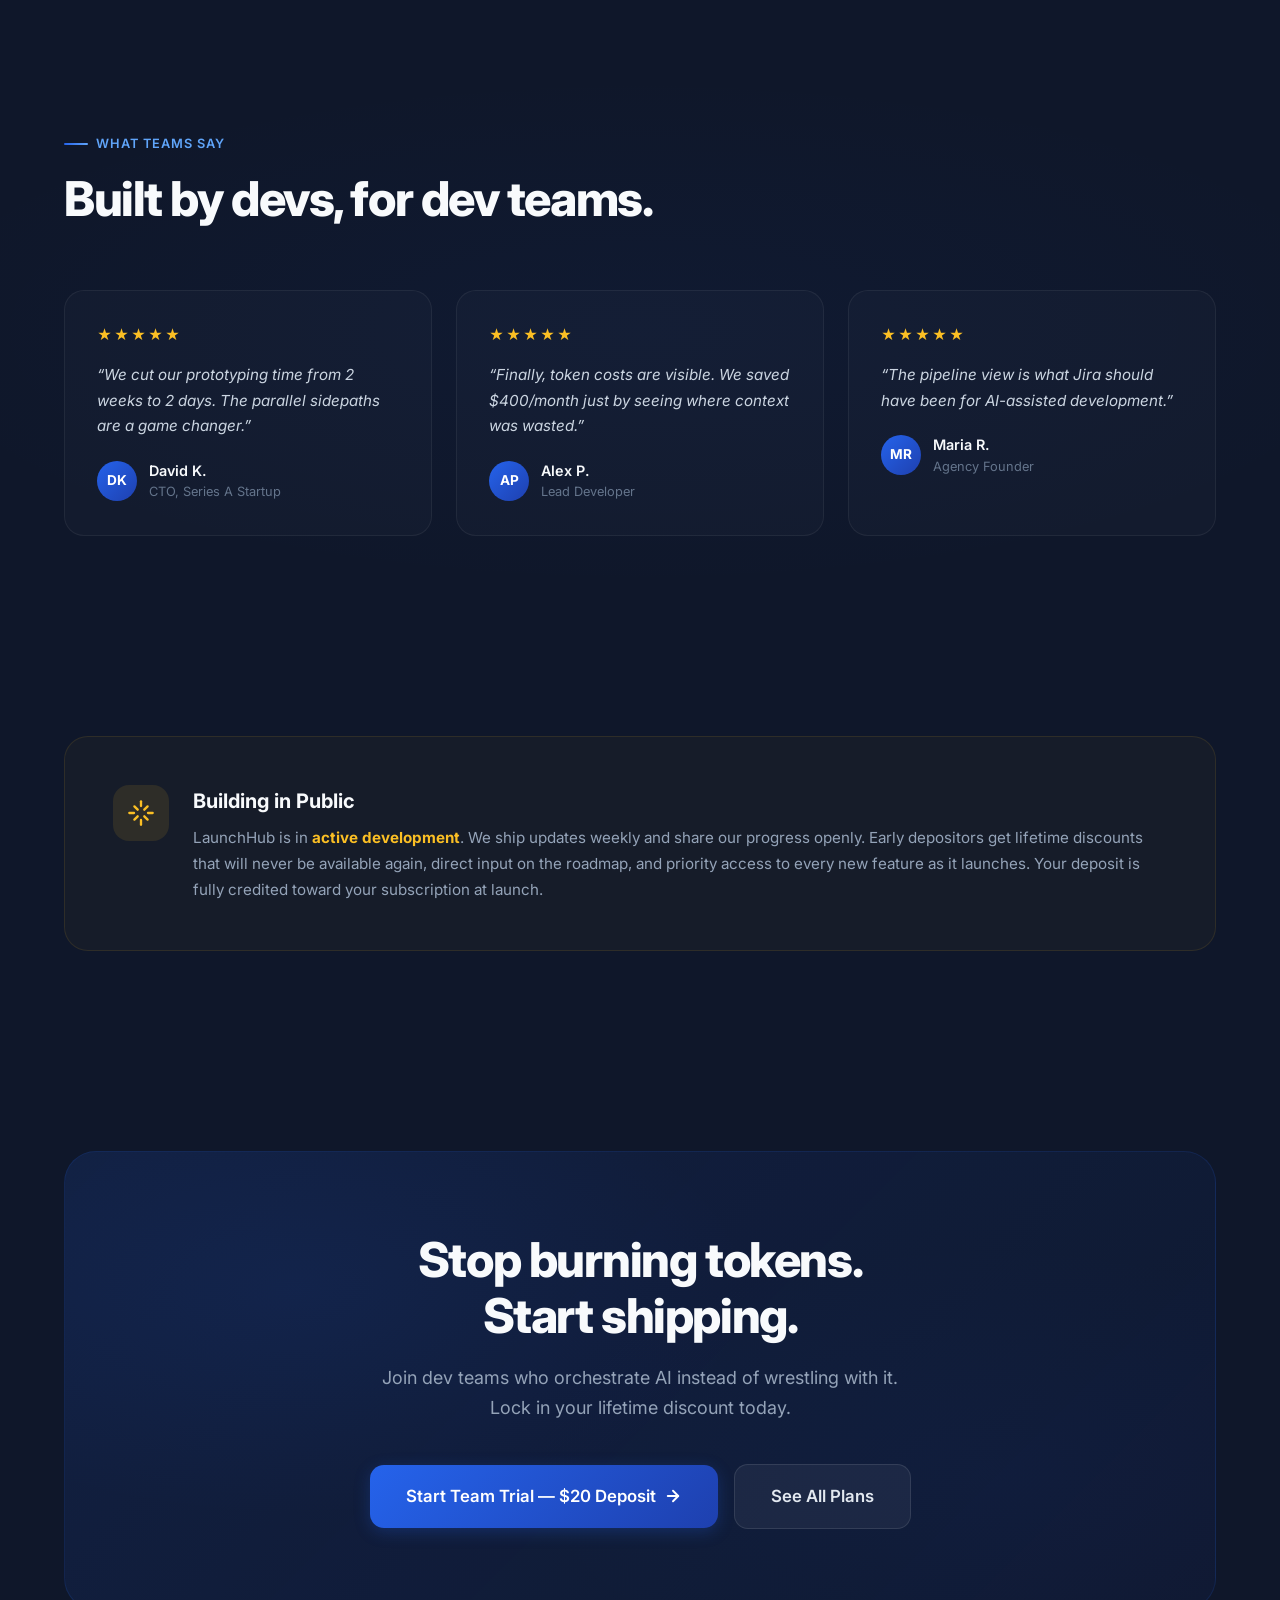
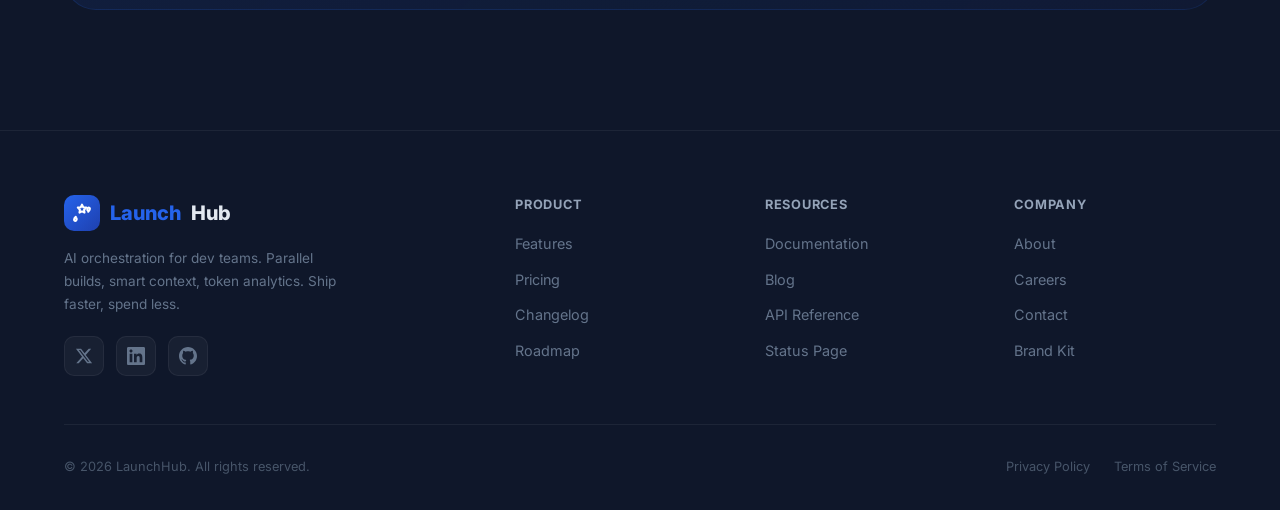
<file: teams.html>
<!DOCTYPE html>
<html lang="en">
<head>
<meta charset="UTF-8">
<meta name="viewport" content="width=device-width, initial-scale=1.0">
<title>LaunchHub for Teams — Ship 3x Faster With AI-Powered Project Management</title>
<meta name="description" content="LaunchHub orchestrates AI agents across your codebase — parallel builds, smart context management, and automatic token optimization. Your team ships more, spends less.">
<link rel="preconnect" href="https://fonts.googleapis.com">
<link rel="preconnect" href="https://fonts.gstatic.com" crossorigin>
<link href="https://fonts.googleapis.com/css2?family=Inter:wght@400;500;600;700;800;900&family=JetBrains+Mono:wght@400;500;600;700&display=swap" rel="stylesheet">
<style>
/* ========== RESET & BASE ========== */
*, *::before, *::after { margin: 0; padding: 0; box-sizing: border-box; }
html { scroll-behavior: smooth; font-size: 16px; }
body {
  font-family: 'Inter', -apple-system, BlinkMacSystemFont, 'Segoe UI', sans-serif;
  background: #0F172A;
  color: #E2E8F0;
  line-height: 1.6;
  overflow-x: hidden;
  -webkit-font-smoothing: antialiased;
  -moz-osx-font-smoothing: grayscale;
}
code, .mono { font-family: 'JetBrains Mono', 'SF Mono', 'Fira Code', monospace; }
a { color: inherit; text-decoration: none; }
img { max-width: 100%; display: block; }
ul { list-style: none; }

/* ========== UTILITY ========== */
.container { max-width: 1200px; margin: 0 auto; padding: 0 24px; }
.section-label {
  display: inline-flex; align-items: center; gap: 8px;
  font-size: 0.8rem; font-weight: 600; letter-spacing: 0.08em;
  text-transform: uppercase; color: #60A5FA; margin-bottom: 16px;
}
.section-label::before {
  content: ''; display: block; width: 24px; height: 2px;
  background: linear-gradient(90deg, #2563EB, #60A5FA); border-radius: 2px;
}
.section-title {
  font-size: clamp(2rem, 4vw, 3rem); font-weight: 800;
  letter-spacing: -0.03em; line-height: 1.15; color: #F8FAFC;
  margin-bottom: 16px;
}
.section-subtitle {
  font-size: 1.125rem; color: #94A3B8; max-width: 640px; line-height: 1.7;
}

/* ========== ANIMATIONS ========== */
@keyframes fadeInUp {
  from { opacity: 0; transform: translateY(32px); }
  to { opacity: 1; transform: translateY(0); }
}
@keyframes fadeIn {
  from { opacity: 0; }
  to { opacity: 1; }
}
@keyframes gradientShift {
  0%, 100% { background-position: 0% 50%; }
  50% { background-position: 100% 50%; }
}
@keyframes pulse {
  0%, 100% { opacity: 0.4; }
  50% { opacity: 1; }
}
@keyframes slideIn {
  from { opacity: 0; transform: translateX(-16px); }
  to { opacity: 1; transform: translateX(0); }
}
@keyframes float {
  0%, 100% { transform: translateY(0); }
  50% { transform: translateY(-8px); }
}
@keyframes shimmer {
  0% { background-position: -200% 0; }
  100% { background-position: 200% 0; }
}
@keyframes flowRight {
  0% { transform: translateX(-100%); opacity: 0; }
  20% { opacity: 1; }
  80% { opacity: 1; }
  100% { transform: translateX(100%); opacity: 0; }
}
@keyframes pulseDot {
  0%, 100% { box-shadow: 0 0 0 0 rgba(96, 165, 250, 0.4); }
  50% { box-shadow: 0 0 0 8px rgba(96, 165, 250, 0); }
}

.reveal {
  opacity: 0;
  transform: translateY(32px);
  transition: opacity 0.7s cubic-bezier(0.16, 1, 0.3, 1), transform 0.7s cubic-bezier(0.16, 1, 0.3, 1);
}
.reveal.visible {
  opacity: 1;
  transform: translateY(0);
}
.reveal-delay-1 { transition-delay: 0.1s; }
.reveal-delay-2 { transition-delay: 0.2s; }
.reveal-delay-3 { transition-delay: 0.3s; }
.reveal-delay-4 { transition-delay: 0.4s; }
.reveal-delay-5 { transition-delay: 0.5s; }

/* ========== BUTTONS ========== */
.btn {
  display: inline-flex; align-items: center; gap: 8px;
  padding: 14px 28px; border-radius: 12px;
  font-family: 'Inter', sans-serif; font-size: 0.95rem; font-weight: 600;
  border: none; cursor: pointer;
  transition: all 0.25s cubic-bezier(0.16, 1, 0.3, 1);
}
.btn-primary {
  background: linear-gradient(135deg, #2563EB, #1E40AF);
  color: #fff; box-shadow: 0 0 0 0 rgba(37, 99, 235, 0), 0 4px 16px rgba(37, 99, 235, 0.25);
}
.btn-primary:hover {
  transform: translateY(-2px);
  box-shadow: 0 0 0 4px rgba(37, 99, 235, 0.15), 0 8px 32px rgba(37, 99, 235, 0.35);
}
.btn-secondary {
  background: rgba(255,255,255,0.05); color: #E2E8F0;
  border: 1px solid rgba(255,255,255,0.1);
}
.btn-secondary:hover {
  background: rgba(255,255,255,0.1); border-color: rgba(255,255,255,0.2);
  transform: translateY(-2px);
}
.btn-large { padding: 18px 36px; font-size: 1.05rem; border-radius: 14px; }

/* ========== NAV ========== */
nav {
  position: fixed; top: 0; left: 0; right: 0; z-index: 100;
  background: rgba(15, 23, 42, 0.8);
  backdrop-filter: blur(20px) saturate(180%);
  -webkit-backdrop-filter: blur(20px) saturate(180%);
  border-bottom: 1px solid rgba(255,255,255,0.06);
  transition: background 0.3s;
}
.nav-inner {
  max-width: 1200px; margin: 0 auto; padding: 0 24px;
  display: flex; align-items: center; justify-content: space-between;
  height: 72px;
}
.nav-brand { display: flex; align-items: center; gap: 10px; font-weight: 800; font-size: 1.25rem; }
.nav-brand .brand-icon {
  width: 36px; height: 36px; border-radius: 10px;
  background: linear-gradient(135deg, #2563EB, #1E40AF);
  display: flex; align-items: center; justify-content: center;
  font-size: 1.1rem; color: #fff;
}
.nav-brand span:first-of-type { color: #2563EB; }
.nav-links { display: flex; align-items: center; gap: 32px; }
.nav-links a {
  font-size: 0.9rem; font-weight: 500; color: #94A3B8;
  transition: color 0.2s;
}
.nav-links a:hover { color: #E2E8F0; }
.nav-cta .btn { padding: 10px 22px; font-size: 0.875rem; }
.nav-mobile-toggle {
  display: none; background: none; border: none; cursor: pointer;
  color: #E2E8F0; padding: 8px;
}
.nav-mobile-toggle svg { width: 24px; height: 24px; }

/* ========== HERO ========== */
.hero {
  position: relative; min-height: 100vh;
  display: flex; align-items: center; justify-content: center;
  padding: 120px 24px 80px; overflow: hidden;
}
.hero-bg {
  position: absolute; inset: 0; z-index: 0;
  background:
    radial-gradient(ellipse 80% 60% at 50% 20%, rgba(37, 99, 235, 0.12) 0%, transparent 60%),
    radial-gradient(ellipse 60% 40% at 70% 60%, rgba(30, 64, 175, 0.08) 0%, transparent 50%),
    radial-gradient(ellipse 50% 50% at 20% 80%, rgba(37, 99, 235, 0.05) 0%, transparent 50%);
  animation: gradientShift 12s ease infinite;
  background-size: 200% 200%;
}
.hero-grid {
  position: absolute; inset: 0; z-index: 0;
  background-image:
    linear-gradient(rgba(37, 99, 235, 0.03) 1px, transparent 1px),
    linear-gradient(90deg, rgba(37, 99, 235, 0.03) 1px, transparent 1px);
  background-size: 64px 64px;
  mask-image: radial-gradient(ellipse 70% 60% at 50% 40%, black, transparent);
  -webkit-mask-image: radial-gradient(ellipse 70% 60% at 50% 40%, black, transparent);
}
.hero-content {
  position: relative; z-index: 1; text-align: center;
  max-width: 860px; margin: 0 auto;
}
.hero-badge {
  display: inline-flex; align-items: center; gap: 8px;
  padding: 8px 16px; border-radius: 100px;
  background: rgba(37, 99, 235, 0.1); border: 1px solid rgba(37, 99, 235, 0.2);
  font-size: 0.8rem; font-weight: 600; color: #60A5FA;
  margin-bottom: 32px;
  animation: fadeIn 0.8s ease both;
}
.hero-badge .dot {
  width: 6px; height: 6px; border-radius: 50%; background: #60A5FA;
  animation: pulse 2s ease infinite;
}
.hero h1 {
  font-size: clamp(2.75rem, 6vw, 4.5rem); font-weight: 900;
  letter-spacing: -0.04em; line-height: 1.08;
  color: #F8FAFC; margin-bottom: 24px;
  animation: fadeInUp 0.8s ease both 0.2s; opacity: 0;
}
.hero h1 .gradient-text {
  background: linear-gradient(135deg, #60A5FA, #2563EB, #818CF8);
  background-size: 200% 200%;
  -webkit-background-clip: text; -webkit-text-fill-color: transparent;
  background-clip: text;
  animation: gradientShift 6s ease infinite;
}
.hero-subtitle {
  font-size: clamp(1.05rem, 2vw, 1.3rem); color: #94A3B8;
  max-width: 640px; margin: 0 auto 40px; line-height: 1.7;
  animation: fadeInUp 0.8s ease both 0.4s; opacity: 0;
}
.hero-actions {
  display: flex; align-items: center; justify-content: center; gap: 16px;
  flex-wrap: wrap;
  animation: fadeInUp 0.8s ease both 0.6s; opacity: 0;
}

/* ========== PROBLEM SECTION ========== */
.problem-section { padding: 120px 0; position: relative; }
.problem-section-bg {
  position: absolute; inset: 0;
  background: radial-gradient(ellipse 60% 40% at 50% 0%, rgba(239, 68, 68, 0.04), transparent);
}
.problem-grid {
  display: grid; grid-template-columns: repeat(2, 1fr);
  gap: 20px; margin-top: 64px;
}
.problem-card {
  background: rgba(239, 68, 68, 0.03);
  border: 1px solid rgba(239, 68, 68, 0.08);
  border-radius: 20px; padding: 32px 28px;
  transition: all 0.35s cubic-bezier(0.16, 1, 0.3, 1);
  display: flex; align-items: flex-start; gap: 16px;
}
.problem-card:hover {
  border-color: rgba(239, 68, 68, 0.15);
  transform: translateY(-2px);
  box-shadow: 0 12px 32px rgba(0,0,0,0.15);
}
.problem-icon {
  width: 44px; height: 44px; border-radius: 12px;
  background: rgba(239, 68, 68, 0.08);
  display: flex; align-items: center; justify-content: center;
  flex-shrink: 0; color: #F87171;
}
.problem-title {
  font-size: 1rem; font-weight: 700; color: #F8FAFC;
  margin-bottom: 6px;
}
.problem-desc {
  font-size: 0.9rem; color: #94A3B8; line-height: 1.6;
}
.problem-stat {
  display: inline-block; padding: 2px 8px; border-radius: 6px;
  background: rgba(239, 68, 68, 0.1); color: #F87171;
  font-family: 'JetBrains Mono', monospace; font-size: 0.8rem; font-weight: 600;
  margin-top: 4px;
}

/* ========== SOLUTION / FEATURES ========== */
.features-section { padding: 120px 0; position: relative; }
.features-section-bg {
  position: absolute; inset: 0;
  background: radial-gradient(ellipse 50% 40% at 50% 100%, rgba(37, 99, 235, 0.04), transparent);
}
.features-grid {
  display: grid; grid-template-columns: repeat(3, 1fr);
  gap: 24px; margin-top: 64px;
}
.feature-card {
  background: rgba(255,255,255,0.02);
  border: 1px solid rgba(255,255,255,0.06);
  border-radius: 20px; padding: 36px 28px;
  transition: all 0.35s cubic-bezier(0.16, 1, 0.3, 1);
  position: relative; overflow: hidden;
}
.feature-card::before {
  content: ''; position: absolute; inset: 0;
  background: linear-gradient(135deg, rgba(37, 99, 235, 0.06), transparent);
  opacity: 0; transition: opacity 0.35s;
}
.feature-card:hover::before { opacity: 1; }
.feature-card:hover {
  border-color: rgba(37, 99, 235, 0.2);
  transform: translateY(-4px);
  box-shadow: 0 16px 48px rgba(0,0,0,0.2);
}
.feature-icon {
  width: 48px; height: 48px; border-radius: 14px;
  background: rgba(37, 99, 235, 0.1);
  display: flex; align-items: center; justify-content: center;
  margin-bottom: 20px; color: #60A5FA; position: relative; z-index: 1;
}
.feature-title {
  font-size: 1.1rem; font-weight: 700; color: #F8FAFC;
  margin-bottom: 10px; position: relative; z-index: 1;
}
.feature-desc {
  font-size: 0.9rem; color: #94A3B8; line-height: 1.7;
  position: relative; z-index: 1;
}

/* ========== ARCHITECTURE DIAGRAM ========== */
.arch-section { padding: 120px 0; position: relative; }
.arch-section-bg {
  position: absolute; inset: 0;
  background: radial-gradient(ellipse 60% 40% at 50% 50%, rgba(37, 99, 235, 0.04), transparent);
}
.arch-diagram {
  margin-top: 64px;
  background: rgba(15, 23, 42, 0.9);
  border: 1px solid rgba(255,255,255,0.08);
  border-radius: 20px; overflow: hidden;
  box-shadow: 0 32px 64px rgba(0,0,0,0.4), 0 0 0 1px rgba(255,255,255,0.03) inset;
}
.arch-header {
  display: flex; align-items: center; gap: 8px;
  padding: 16px 20px; border-bottom: 1px solid rgba(255,255,255,0.06);
}
.arch-dot { width: 12px; height: 12px; border-radius: 50%; }
.arch-dot:nth-child(1) { background: #EF4444; }
.arch-dot:nth-child(2) { background: #EAB308; }
.arch-dot:nth-child(3) { background: #22C55E; }
.arch-title-bar {
  flex: 1; text-align: center;
  font-family: 'JetBrains Mono', monospace; font-size: 0.75rem;
  color: #64748B;
}
.arch-body {
  padding: 48px 32px;
  display: flex; flex-direction: column; align-items: center; gap: 0;
}
.arch-flow {
  display: flex; align-items: center; justify-content: center;
  gap: 0; flex-wrap: wrap; width: 100%;
}
.arch-node {
  padding: 14px 24px; border-radius: 12px;
  font-family: 'JetBrains Mono', monospace; font-size: 0.85rem;
  font-weight: 600; text-align: center; white-space: nowrap;
  position: relative; transition: all 0.3s;
}
.arch-node:hover { transform: translateY(-2px); }
.arch-node-primary {
  background: linear-gradient(135deg, #2563EB, #1E40AF);
  color: #fff; box-shadow: 0 4px 16px rgba(37, 99, 235, 0.3);
}
.arch-node-secondary {
  background: rgba(37, 99, 235, 0.1);
  border: 1px solid rgba(37, 99, 235, 0.2);
  color: #60A5FA;
}
.arch-node-success {
  background: rgba(34, 197, 94, 0.1);
  border: 1px solid rgba(34, 197, 94, 0.2);
  color: #4ADE80;
}
.arch-node-warn {
  background: rgba(251, 191, 36, 0.1);
  border: 1px solid rgba(251, 191, 36, 0.2);
  color: #FBBF24;
}
.arch-arrow {
  display: flex; align-items: center; justify-content: center;
  color: #475569; padding: 0 8px;
  font-family: 'JetBrains Mono', monospace; font-size: 1.2rem;
}
.arch-fork-container {
  display: flex; flex-direction: column; gap: 12px;
  padding: 20px; border-radius: 16px;
  background: rgba(37, 99, 235, 0.04);
  border: 1px dashed rgba(37, 99, 235, 0.15);
  position: relative;
}
.arch-fork-label {
  position: absolute; top: -10px; left: 20px;
  padding: 2px 10px; border-radius: 6px;
  background: #0F172A; border: 1px solid rgba(37, 99, 235, 0.2);
  font-family: 'JetBrains Mono', monospace; font-size: 0.7rem;
  color: #60A5FA; font-weight: 600; text-transform: uppercase;
  letter-spacing: 0.05em;
}
.arch-fork-row {
  display: flex; align-items: center; gap: 8px;
}
.arch-agent {
  padding: 10px 18px; border-radius: 10px;
  font-family: 'JetBrains Mono', monospace; font-size: 0.8rem;
  font-weight: 500; color: #94A3B8;
  background: rgba(255,255,255,0.03);
  border: 1px solid rgba(255,255,255,0.06);
  position: relative;
}
.arch-agent .status-dot {
  display: inline-block; width: 6px; height: 6px; border-radius: 50%;
  background: #4ADE80; margin-right: 6px;
  animation: pulse 2s ease infinite;
}

/* Mobile arch layout */
.arch-flow-mobile { display: none; }
.arch-flow-desktop { display: flex; }

/* ========== COMPARISON TABLE ========== */
.comparison-section { padding: 120px 0; position: relative; }
.comparison-table-wrap {
  margin-top: 64px; overflow-x: auto;
  border-radius: 20px; border: 1px solid rgba(255,255,255,0.06);
  background: rgba(255,255,255,0.02);
}
.comparison-table {
  width: 100%; border-collapse: collapse;
  font-size: 0.9rem;
}
.comparison-table thead th {
  padding: 20px 24px; text-align: left;
  font-size: 0.85rem; font-weight: 700;
  text-transform: uppercase; letter-spacing: 0.05em;
  border-bottom: 1px solid rgba(255,255,255,0.06);
  white-space: nowrap;
}
.comparison-table thead th:first-child {
  color: #94A3B8; min-width: 180px;
}
.comparison-table thead th.highlight-col {
  color: #60A5FA; background: rgba(37, 99, 235, 0.06);
}
.comparison-table thead th:not(:first-child):not(.highlight-col) {
  color: #64748B;
}
.comparison-table tbody td {
  padding: 16px 24px;
  border-bottom: 1px solid rgba(255,255,255,0.03);
  color: #94A3B8; vertical-align: middle;
}
.comparison-table tbody td:first-child {
  font-weight: 600; color: #CBD5E1;
}
.comparison-table tbody td.highlight-col {
  background: rgba(37, 99, 235, 0.04);
  color: #E2E8F0;
}
.comparison-table tbody tr:last-child td { border-bottom: none; }
.check-yes { color: #4ADE80; font-weight: 700; }
.check-partial { color: #FBBF24; font-weight: 600; }
.check-no { color: #64748B; }

/* ========== PRICING ========== */
.pricing-section { padding: 120px 0; position: relative; }
.pricing-grid {
  display: grid; grid-template-columns: repeat(3, 1fr);
  gap: 24px; margin-top: 64px; align-items: start;
}
.price-card {
  background: rgba(255,255,255,0.02);
  border: 1px solid rgba(255,255,255,0.06);
  border-radius: 24px; padding: 40px 32px;
  transition: all 0.35s cubic-bezier(0.16, 1, 0.3, 1);
  position: relative;
}
.price-card:hover {
  transform: translateY(-4px);
  box-shadow: 0 20px 48px rgba(0,0,0,0.2);
}
.price-card.popular {
  border-color: rgba(37, 99, 235, 0.3);
  background: linear-gradient(135deg, rgba(37, 99, 235, 0.08), rgba(15, 23, 42, 0.8));
  box-shadow: 0 0 0 1px rgba(37, 99, 235, 0.1), 0 16px 48px rgba(37, 99, 235, 0.1);
}
.popular-badge {
  position: absolute; top: -14px; left: 50%; transform: translateX(-50%);
  padding: 6px 20px; border-radius: 100px;
  background: linear-gradient(135deg, #2563EB, #1E40AF);
  font-size: 0.75rem; font-weight: 700; text-transform: uppercase;
  letter-spacing: 0.06em; color: #fff; white-space: nowrap;
}
.price-tier {
  font-size: 0.85rem; font-weight: 600; text-transform: uppercase;
  letter-spacing: 0.06em; color: #60A5FA; margin-bottom: 8px;
}
.price-amount {
  display: flex; align-items: baseline; gap: 4px; margin-bottom: 8px;
}
.price-currency { font-size: 1.5rem; font-weight: 700; color: #F8FAFC; }
.price-value { font-size: 3.5rem; font-weight: 900; color: #F8FAFC; letter-spacing: -0.03em; line-height: 1; }
.price-period { font-size: 1rem; color: #64748B; font-weight: 500; }
.price-tagline {
  font-size: 0.9rem; color: #94A3B8; margin-bottom: 32px;
  line-height: 1.5;
}
.price-divider {
  width: 100%; height: 1px;
  background: rgba(255,255,255,0.06);
  margin-bottom: 24px;
}
.price-features { margin-bottom: 32px; }
.price-features li {
  display: flex; align-items: flex-start; gap: 10px;
  padding: 8px 0; font-size: 0.9rem; color: #CBD5E1;
}
.price-features li svg { flex-shrink: 0; margin-top: 2px; color: #22C55E; }
.price-card .btn { width: 100%; justify-content: center; }
.pricing-note {
  text-align: center; margin-top: 32px; font-size: 0.9rem; color: #64748B;
  line-height: 1.7;
}
.pricing-note strong { color: #94A3B8; }

/* ========== TESTIMONIALS ========== */
.social-proof { padding: 120px 0; position: relative; }
.social-proof-bg {
  position: absolute; inset: 0;
  background: radial-gradient(ellipse 60% 40% at 50% 50%, rgba(37, 99, 235, 0.04), transparent);
}
.testimonials-grid {
  display: grid; grid-template-columns: repeat(3, 1fr);
  gap: 24px; margin-top: 64px;
}
.testimonial-card {
  background: rgba(255,255,255,0.02);
  border: 1px solid rgba(255,255,255,0.06);
  border-radius: 20px; padding: 32px;
  transition: all 0.3s;
}
.testimonial-card:hover {
  border-color: rgba(255,255,255,0.1);
}
.testimonial-stars { color: #FBBF24; margin-bottom: 16px; font-size: 0.9rem; letter-spacing: 2px; }
.testimonial-text {
  font-size: 0.95rem; color: #CBD5E1; line-height: 1.7;
  margin-bottom: 20px; font-style: italic;
}
.testimonial-author { display: flex; align-items: center; gap: 12px; }
.testimonial-avatar {
  width: 40px; height: 40px; border-radius: 50%;
  background: linear-gradient(135deg, #2563EB, #1E40AF);
  display: flex; align-items: center; justify-content: center;
  font-weight: 700; font-size: 0.85rem; color: #fff;
}
.testimonial-name { font-size: 0.9rem; font-weight: 600; color: #F8FAFC; }
.testimonial-role { font-size: 0.8rem; color: #64748B; }

/* ========== IN DEVELOPMENT ========== */
.dev-section { padding: 80px 0; position: relative; }
.dev-box {
  border-radius: 24px; padding: 48px;
  background: rgba(251, 191, 36, 0.03);
  border: 1px solid rgba(251, 191, 36, 0.1);
  display: flex; align-items: flex-start; gap: 24px;
}
.dev-icon {
  width: 56px; height: 56px; border-radius: 16px;
  background: rgba(251, 191, 36, 0.1);
  display: flex; align-items: center; justify-content: center;
  flex-shrink: 0; color: #FBBF24; font-size: 1.5rem;
}
.dev-content h3 {
  font-size: 1.25rem; font-weight: 700; color: #F8FAFC; margin-bottom: 8px;
}
.dev-content p {
  font-size: 0.95rem; color: #94A3B8; line-height: 1.7;
}
.dev-content p strong { color: #FBBF24; }

/* ========== CTA SECTION ========== */
.cta-section { padding: 120px 0; position: relative; }
.cta-box {
  position: relative; border-radius: 32px; overflow: hidden;
  padding: 80px 48px; text-align: center;
  background: linear-gradient(135deg, rgba(37, 99, 235, 0.12), rgba(30, 64, 175, 0.06));
  border: 1px solid rgba(37, 99, 235, 0.15);
}
.cta-box::before {
  content: ''; position: absolute; inset: 0;
  background:
    radial-gradient(ellipse 40% 50% at 20% 30%, rgba(37, 99, 235, 0.08), transparent),
    radial-gradient(ellipse 40% 50% at 80% 70%, rgba(30, 64, 175, 0.06), transparent);
}
.cta-box > * { position: relative; z-index: 1; }
.cta-box .section-title { margin-bottom: 20px; }
.cta-box .section-subtitle {
  margin: 0 auto 40px; max-width: 520px;
}
.cta-actions { display: flex; align-items: center; justify-content: center; gap: 16px; flex-wrap: wrap; }

/* ========== FOOTER ========== */
footer {
  border-top: 1px solid rgba(255,255,255,0.06);
  padding: 64px 0 32px;
}
.footer-grid {
  display: grid; grid-template-columns: 2fr repeat(3, 1fr);
  gap: 48px; margin-bottom: 48px;
}
.footer-brand { max-width: 280px; }
.footer-brand .nav-brand { margin-bottom: 16px; }
.footer-brand p { font-size: 0.85rem; color: #64748B; line-height: 1.7; }
.footer-col-title {
  font-size: 0.8rem; font-weight: 700; text-transform: uppercase;
  letter-spacing: 0.06em; color: #94A3B8; margin-bottom: 16px;
}
.footer-links li { margin-bottom: 10px; }
.footer-links a { font-size: 0.9rem; color: #64748B; transition: color 0.2s; }
.footer-links a:hover { color: #E2E8F0; }
.footer-social { display: flex; gap: 12px; margin-top: 20px; }
.footer-social a {
  display: flex; align-items: center; justify-content: center;
  width: 40px; height: 40px; border-radius: 10px;
  background: rgba(255,255,255,0.04); border: 1px solid rgba(255,255,255,0.06);
  color: #64748B; transition: all 0.2s;
}
.footer-social a:hover {
  color: #E2E8F0; background: rgba(255,255,255,0.08);
  border-color: rgba(255,255,255,0.12);
}
.footer-bottom {
  display: flex; align-items: center; justify-content: space-between;
  padding-top: 32px; border-top: 1px solid rgba(255,255,255,0.06);
  font-size: 0.8rem; color: #475569;
}
.footer-bottom-links { display: flex; gap: 24px; }
.footer-bottom-links a { color: #475569; transition: color 0.2s; }
.footer-bottom-links a:hover { color: #94A3B8; }

/* ========== BROWSER FRAME MOCKUP ========== */
.browser-frame {
  background: #1E293B;
  border: 1px solid rgba(255,255,255,0.1);
  border-radius: 12px;
  overflow: hidden;
  box-shadow: 0 25px 50px rgba(0,0,0,0.4);
}
.browser-frame-header {
  display: flex;
  align-items: center;
  gap: 6px;
  padding: 12px 16px;
  background: rgba(15,23,42,0.8);
  border-bottom: 1px solid rgba(255,255,255,0.06);
}
.browser-dot {
  width: 10px;
  height: 10px;
  border-radius: 50%;
}
.browser-dot:nth-child(1) { background: #EF4444; }
.browser-dot:nth-child(2) { background: #EAB308; }
.browser-dot:nth-child(3) { background: #22C55E; }
.browser-frame img {
  width: 100%;
  display: block;
}
.hero-screenshot {
  margin-top: 64px;
  max-width: 900px;
  margin-left: auto;
  margin-right: auto;
  position: relative;
  animation: fadeInUp 0.8s ease both 0.8s;
  opacity: 0;
}
.hero-screenshot::before {
  content: '';
  position: absolute;
  inset: -40px;
  background: radial-gradient(ellipse 60% 50% at 50% 50%, rgba(37, 99, 235, 0.15), transparent);
  z-index: -1;
  border-radius: 50%;
  filter: blur(40px);
}
.screenshot-caption {
  text-align: center;
  font-size: 0.85rem;
  color: #64748B;
  margin-top: 12px;
  font-style: italic;
}
/* ========== REAL PRODUCT SCREENSHOTS ========== */
.real-product-section { padding: 120px 0; position: relative; }
.real-product-grid {
  display: grid;
  grid-template-columns: repeat(3, 1fr);
  gap: 24px;
  margin-top: 64px;
}
.real-product-caption {
  text-align: center;
  font-size: 0.9rem;
  color: #94A3B8;
  margin-top: 12px;
  line-height: 1.5;
}

/* ========== RESPONSIVE ========== */
@media (max-width: 1024px) {
  .real-product-grid { grid-template-columns: repeat(2, 1fr); }
  .features-grid, .pricing-grid, .testimonials-grid {
    grid-template-columns: repeat(2, 1fr);
  }
  .problem-grid { grid-template-columns: repeat(2, 1fr); }
  .footer-grid { grid-template-columns: 1fr 1fr; }
  .arch-flow-desktop { flex-wrap: wrap; gap: 12px; justify-content: center; }
}
@media (max-width: 768px) {
  .nav-links { display: none; }
  .nav-mobile-toggle { display: block; }
  .nav-links.open {
    display: flex; flex-direction: column;
    position: absolute; top: 72px; left: 0; right: 0;
    background: rgba(15, 23, 42, 0.97);
    backdrop-filter: blur(20px);
    padding: 24px; gap: 16px;
    border-bottom: 1px solid rgba(255,255,255,0.06);
  }
  .features-grid, .pricing-grid, .testimonials-grid, .problem-grid {
    grid-template-columns: 1fr;
  }
  .hero { min-height: auto; padding: 120px 24px 64px; }
  .price-card.popular { order: -1; }
  .cta-box { padding: 56px 24px; }
  .footer-grid { grid-template-columns: 1fr; }
  .footer-bottom { flex-direction: column; gap: 16px; text-align: center; }
  .dev-box { flex-direction: column; }
  .real-product-grid { grid-template-columns: 1fr; }
  .arch-body { padding: 32px 16px; }
  .arch-flow-desktop { flex-direction: column; align-items: center; }
  .arch-arrow { transform: rotate(90deg); }
  .arch-fork-container { width: 100%; }
  .comparison-table { font-size: 0.8rem; }
  .comparison-table thead th,
  .comparison-table tbody td { padding: 12px 14px; }
}
</style>
</head>
<body>

<!-- ====== NAV ====== -->
<nav>
  <div class="nav-inner">
    <a href="#" class="nav-brand">
      <div class="brand-icon">
        <svg width="20" height="20" viewBox="0 0 24 24" fill="none" stroke="currentColor" stroke-width="2.5" stroke-linecap="round" stroke-linejoin="round"><path d="M4.5 16.5c-1.5 1.38-2 2.5-2 3.5 0 1.5 1.5 2 2.5 1s.5-2.5.5-2.5"/><path d="M12 2l1.5 3 3.5.5-2.5 2.5.5 3.5L12 10l-3 1.5.5-3.5L7 5.5l3.5-.5z"/><path d="M19.5 10.5c1.5-1.38 2-2.5 2-3.5 0-1.5-1.5-2-2.5-1s-.5 2.5-.5 2.5"/></svg>
      </div>
      <span>Launch</span><span style="color:#E2E8F0">Hub</span>
    </a>
    <div class="nav-links" id="navLinks">
      <a href="#problem">Problem</a>
      <a href="#solution">Solution</a>
      <a href="#architecture">Architecture</a>
      <a href="#pricing">Pricing</a>
    </div>
    <div class="nav-cta">
      <a href="#pricing" class="btn btn-primary">Start Team Trial</a>
    </div>
    <button class="nav-mobile-toggle" id="mobileToggle" aria-label="Toggle menu">
      <svg viewBox="0 0 24 24" fill="none" stroke="currentColor" stroke-width="2" stroke-linecap="round"><line x1="3" y1="6" x2="21" y2="6"/><line x1="3" y1="12" x2="21" y2="12"/><line x1="3" y1="18" x2="21" y2="18"/></svg>
    </button>
  </div>
</nav>

<!-- ====== HERO ====== -->
<section class="hero" id="hero">
  <div class="hero-bg"></div>
  <div class="hero-grid"></div>
  <div class="hero-content">
    <div class="hero-badge"><span class="dot"></span> Built for Dev Teams &mdash; Early Access</div>
    <h1>
      Ship 3x Faster With<br>
      <span class="gradient-text">AI-Powered Project Management</span>
    </h1>
    <p class="hero-subtitle">
      LaunchHub orchestrates AI agents across your codebase &mdash; parallel builds, smart context management, and automatic token optimization. Your team ships more, spends less.
    </p>
    <div class="hero-actions">
      <a href="#pricing" class="btn btn-primary btn-large">
        Start Team Trial &mdash; $20 Deposit
        <svg width="18" height="18" viewBox="0 0 24 24" fill="none" stroke="currentColor" stroke-width="2.5" stroke-linecap="round" stroke-linejoin="round"><path d="M5 12h14"/><path d="m12 5 7 7-7 7"/></svg>
      </a>
      <a href="#architecture" class="btn btn-secondary btn-large">See the Architecture</a>
    </div>

    <div class="hero-screenshot">
      <div class="browser-frame">
        <div class="browser-frame-header">
          <span class="browser-dot"></span>
          <span class="browser-dot"></span>
          <span class="browser-dot"></span>
        </div>
        <img src="img/fullview.png" alt="LaunchHub full application view with pipeline, sidepaths, and action queue" loading="lazy">
      </div>
    </div>
  </div>
</section>

<!-- ====== PROBLEM ====== -->
<section class="problem-section" id="problem">
  <div class="problem-section-bg"></div>
  <div class="container" style="position:relative;">
    <div class="reveal">
      <span class="section-label">The Problem</span>
      <h2 class="section-title">Your AI tools are burning<br>tokens and time.</h2>
      <p class="section-subtitle">Every dev team using AI assistants hits the same walls. Sound familiar?</p>
    </div>
    <div class="problem-grid">
      <div class="problem-card reveal reveal-delay-1">
        <div class="problem-icon">
          <svg width="22" height="22" viewBox="0 0 24 24" fill="none" stroke="currentColor" stroke-width="2" stroke-linecap="round" stroke-linejoin="round"><circle cx="12" cy="12" r="10"/><path d="M12 6v6l4 2"/></svg>
        </div>
        <div>
          <h3 class="problem-title">Context Drag</h3>
          <p class="problem-desc">Your AI keeps re-reading the same files, re-understanding the same codebase. Repeated context wastes tokens on every single request.</p>
          <span class="problem-stat">~40% token waste</span>
        </div>
      </div>
      <div class="problem-card reveal reveal-delay-2">
        <div class="problem-icon">
          <svg width="22" height="22" viewBox="0 0 24 24" fill="none" stroke="currentColor" stroke-width="2" stroke-linecap="round" stroke-linejoin="round"><path d="M4 19.5v-15A2.5 2.5 0 0 1 6.5 2H20v20H6.5a2.5 2.5 0 0 1 0-5H20"/></svg>
        </div>
        <div>
          <h3 class="problem-title">Serial Execution</h3>
          <p class="problem-desc">One task at a time. One agent at a time. Your team waits in line while independent tasks could run in parallel.</p>
          <span class="problem-stat">1 task = 1 queue</span>
        </div>
      </div>
      <div class="problem-card reveal reveal-delay-3">
        <div class="problem-icon">
          <svg width="22" height="22" viewBox="0 0 24 24" fill="none" stroke="currentColor" stroke-width="2" stroke-linecap="round" stroke-linejoin="round"><path d="M2 12s3-7 10-7 10 7 10 7-3 7-10 7-10-7-10-7Z"/><circle cx="12" cy="12" r="3"/><line x1="2" y1="2" x2="22" y2="22"/></svg>
        </div>
        <div>
          <h3 class="problem-title">Zero Visibility</h3>
          <p class="problem-desc">No idea what the AI actually did, which tokens were spent where, or why the output looks wrong. Pure black box.</p>
          <span class="problem-stat">$??? per month</span>
        </div>
      </div>
      <div class="problem-card reveal reveal-delay-4">
        <div class="problem-icon">
          <svg width="22" height="22" viewBox="0 0 24 24" fill="none" stroke="currentColor" stroke-width="2" stroke-linecap="round" stroke-linejoin="round"><rect x="2" y="6" width="20" height="12" rx="2"/><path d="M12 12h.01"/><path d="M17 12h.01"/><path d="M7 12h.01"/></svg>
        </div>
        <div>
          <h3 class="problem-title">Manual Bottlenecks</h3>
          <p class="problem-desc">DNS config, hosting setup, CI/CD pipelines, payment integration &mdash; still done by hand. Still blocking your devs.</p>
          <span class="problem-stat">Hours lost / week</span>
        </div>
      </div>
    </div>
  </div>
</section>

<!-- ====== SOLUTION / FEATURES ====== -->
<section class="features-section" id="solution">
  <div class="features-section-bg"></div>
  <div class="container" style="position:relative;">
    <div class="reveal">
      <span class="section-label">The Solution</span>
      <h2 class="section-title">LaunchHub is an AI<br>orchestration layer.</h2>
      <p class="section-subtitle">Not another chatbot. An intelligent layer that manages context, parallelizes work, tracks costs, and automates the boring parts.</p>
    </div>
    <div class="features-grid">
      <div class="feature-card reveal reveal-delay-1">
        <div class="feature-icon">
          <svg width="24" height="24" viewBox="0 0 24 24" fill="none" stroke="currentColor" stroke-width="2" stroke-linecap="round" stroke-linejoin="round"><path d="M21 16V8a2 2 0 0 0-1-1.73l-7-4a2 2 0 0 0-2 0l-7 4A2 2 0 0 0 3 8v8a2 2 0 0 0 1 1.73l7 4a2 2 0 0 0 2 0l7-4A2 2 0 0 0 21 16z"/><path d="m7.5 4.21 4.5 2.6 4.5-2.6"/><path d="M7.5 19.79V14.6L3 12"/><path d="M21 12l-4.5 2.6v5.19"/><path d="M3.27 6.96 12 12.01l8.73-5.05"/><path d="M12 22.08V12"/></svg>
        </div>
        <h3 class="feature-title">Context Compaction</h3>
        <p class="feature-desc">Automatically manages context windows. Strips irrelevant history, caches reusable context, feeds only what each task needs. No more paying for the same tokens twice.</p>
      </div>
      <div class="feature-card reveal reveal-delay-2">
        <div class="feature-icon">
          <svg width="24" height="24" viewBox="0 0 24 24" fill="none" stroke="currentColor" stroke-width="2" stroke-linecap="round" stroke-linejoin="round"><path d="M16 3h5v5"/><path d="M8 3H3v5"/><path d="M12 22v-8.3a4 4 0 0 0-1.172-2.872L3 3"/><path d="m15 9 6-6"/></svg>
        </div>
        <h3 class="feature-title">Parallel Sidepaths</h3>
        <p class="feature-desc">Fork work into independent tracks. Run multiple AI agents simultaneously on different parts of your codebase. Merge results automatically when they converge.</p>
        <div style="margin-top:16px;position:relative;z-index:1">
          <div class="browser-frame">
            <div class="browser-frame-header">
              <span class="browser-dot"></span><span class="browser-dot"></span><span class="browser-dot"></span>
            </div>
            <img src="img/sidepaths.png" alt="Parallel sidepaths with multiple agents running simultaneously" loading="lazy">
          </div>
        </div>
      </div>
      <div class="feature-card reveal reveal-delay-3">
        <div class="feature-icon">
          <svg width="24" height="24" viewBox="0 0 24 24" fill="none" stroke="currentColor" stroke-width="2" stroke-linecap="round" stroke-linejoin="round"><path d="M12 2v20M17 5H9.5a3.5 3.5 0 0 0 0 7h5a3.5 3.5 0 0 1 0 7H6"/></svg>
        </div>
        <h3 class="feature-title">Token Analytics</h3>
        <p class="feature-desc">See cost per step, per developer, per project. Set team budgets. Get alerts before you overspend. Finally know where your AI dollars actually go.</p>
      </div>
      <div class="feature-card reveal reveal-delay-1">
        <div class="feature-icon">
          <svg width="24" height="24" viewBox="0 0 24 24" fill="none" stroke="currentColor" stroke-width="2" stroke-linecap="round" stroke-linejoin="round"><rect x="3" y="3" width="18" height="18" rx="2"/><path d="M3 9h18"/><path d="M9 21V9"/></svg>
        </div>
        <h3 class="feature-title">Pipeline Management</h3>
        <p class="feature-desc">Visual build pipeline with checkpoints, approvals, and rollback. See your entire project flow. Know exactly where things stand at every moment.</p>
        <div style="margin-top:16px;position:relative;z-index:1">
          <div class="browser-frame">
            <div class="browser-frame-header">
              <span class="browser-dot"></span><span class="browser-dot"></span><span class="browser-dot"></span>
            </div>
            <img src="img/pipeline-steps.png" alt="Pipeline steps in detail with checkpoints and progress" loading="lazy">
          </div>
        </div>
      </div>
      <div class="feature-card reveal reveal-delay-2">
        <div class="feature-icon">
          <svg width="24" height="24" viewBox="0 0 24 24" fill="none" stroke="currentColor" stroke-width="2" stroke-linecap="round" stroke-linejoin="round"><path d="M17 21v-2a4 4 0 0 0-4-4H5a4 4 0 0 0-4 4v2"/><circle cx="9" cy="7" r="4"/><path d="M23 21v-2a4 4 0 0 0-3-3.87"/><path d="M16 3.13a4 4 0 0 1 0 7.75"/></svg>
        </div>
        <h3 class="feature-title">Outsource Manual Work</h3>
        <p class="feature-desc">DNS, hosting, payment setup, CI/CD configuration &mdash; outsourced to our ops team automatically. Your developers write code, not infrastructure tickets.</p>
      </div>
      <div class="feature-card reveal reveal-delay-3">
        <div class="feature-icon">
          <svg width="24" height="24" viewBox="0 0 24 24" fill="none" stroke="currentColor" stroke-width="2" stroke-linecap="round" stroke-linejoin="round"><polyline points="1 4 1 10 7 10"/><path d="M3.51 15a9 9 0 1 0 2.13-9.36L1 10"/></svg>
        </div>
        <h3 class="feature-title">Instant Rollback</h3>
        <p class="feature-desc">Every pipeline step creates an automatic snapshot. Roll back to any checkpoint with one click. No more &ldquo;the AI broke everything&rdquo; panic moments.</p>
      </div>
    </div>
  </div>
</section>

<!-- ====== ARCHITECTURE DIAGRAM ====== -->
<section class="arch-section" id="architecture">
  <div class="arch-section-bg"></div>
  <div class="container" style="position:relative;">
    <div class="reveal">
      <span class="section-label">Architecture</span>
      <h2 class="section-title">How the pipeline works.</h2>
      <p class="section-subtitle">From project definition to production deployment &mdash; orchestrated, parallel, and fully visible.</p>
    </div>
    <div class="arch-diagram reveal reveal-delay-1">
      <div class="arch-header">
        <span class="arch-dot"></span>
        <span class="arch-dot"></span>
        <span class="arch-dot"></span>
        <span class="arch-title-bar">launchhub pipeline &mdash; orchestration view</span>
      </div>
      <div class="arch-body">
        <div class="arch-flow arch-flow-desktop">
          <div class="arch-node arch-node-primary">PROJECT</div>
          <div class="arch-arrow">&rarr;</div>
          <div class="arch-node arch-node-secondary">PIPELINE</div>
          <div class="arch-arrow">&rarr;</div>
          <div class="arch-fork-container">
            <div class="arch-fork-label">parallel sidepaths</div>
            <div class="arch-fork-row">
              <div class="arch-agent"><span class="status-dot"></span>Agent: Frontend</div>
              <div class="arch-agent"><span class="status-dot"></span>Agent: API</div>
            </div>
            <div class="arch-fork-row">
              <div class="arch-agent"><span class="status-dot"></span>Agent: Database</div>
              <div class="arch-agent"><span class="status-dot"></span>Agent: Auth</div>
            </div>
          </div>
          <div class="arch-arrow">&rarr;</div>
          <div class="arch-node arch-node-warn">MERGE</div>
          <div class="arch-arrow">&rarr;</div>
          <div class="arch-node arch-node-secondary">TEST</div>
          <div class="arch-arrow">&rarr;</div>
          <div class="arch-node arch-node-success">DEPLOY</div>
        </div>
      </div>
    </div>

    <div class="reveal reveal-delay-2" style="margin-top:48px;">
      <p style="text-align:center;color:#94A3B8;font-size:0.95rem;margin-bottom:20px;">Here is what the actual product looks like:</p>
      <div class="browser-frame" style="max-width:900px;margin:0 auto;">
        <div class="browser-frame-header">
          <span class="browser-dot"></span><span class="browser-dot"></span><span class="browser-dot"></span>
        </div>
        <img src="img/fullview.png" alt="LaunchHub full application view matching the architecture diagram" loading="lazy">
      </div>
    </div>
  </div>
</section>

<!-- ====== COMPARISON TABLE ====== -->
<section class="comparison-section" id="comparison">
  <div class="container">
    <div class="reveal">
      <span class="section-label">Comparison</span>
      <h2 class="section-title">How LaunchHub stacks up.</h2>
      <p class="section-subtitle">We built what AI coding tools should have been from the start &mdash; an orchestration layer, not just an autocomplete.</p>
    </div>
    <div class="comparison-table-wrap reveal reveal-delay-1">
      <table class="comparison-table">
        <thead>
          <tr>
            <th>Feature</th>
            <th class="highlight-col">LaunchHub</th>
            <th>Cursor</th>
            <th>Windsurf</th>
            <th>GitHub Copilot</th>
          </tr>
        </thead>
        <tbody>
          <tr>
            <td>Context Management</td>
            <td class="highlight-col"><span class="check-yes">Auto-compaction + caching</span></td>
            <td><span class="check-partial">Basic window</span></td>
            <td><span class="check-partial">Basic window</span></td>
            <td><span class="check-no">Fixed context</span></td>
          </tr>
          <tr>
            <td>Parallel Execution</td>
            <td class="highlight-col"><span class="check-yes">Multi-agent sidepaths</span></td>
            <td><span class="check-no">Serial only</span></td>
            <td><span class="check-no">Serial only</span></td>
            <td><span class="check-no">Serial only</span></td>
          </tr>
          <tr>
            <td>Cost Tracking</td>
            <td class="highlight-col"><span class="check-yes">Per-step, per-dev, per-project</span></td>
            <td><span class="check-no">None</span></td>
            <td><span class="check-no">None</span></td>
            <td><span class="check-no">None</span></td>
          </tr>
          <tr>
            <td>Pipeline Management</td>
            <td class="highlight-col"><span class="check-yes">Visual pipeline + checkpoints</span></td>
            <td><span class="check-no">No pipeline</span></td>
            <td><span class="check-partial">Basic flow</span></td>
            <td><span class="check-no">No pipeline</span></td>
          </tr>
          <tr>
            <td>Manual Task Outsourcing</td>
            <td class="highlight-col"><span class="check-yes">DNS, hosting, CI/CD automated</span></td>
            <td><span class="check-no">Not available</span></td>
            <td><span class="check-no">Not available</span></td>
            <td><span class="check-no">Not available</span></td>
          </tr>
          <tr>
            <td>Rollback</td>
            <td class="highlight-col"><span class="check-yes">Per-step snapshots</span></td>
            <td><span class="check-partial">Undo buffer</span></td>
            <td><span class="check-partial">Undo buffer</span></td>
            <td><span class="check-no">No rollback</span></td>
          </tr>
        </tbody>
      </table>
    </div>
  </div>
</section>

<!-- ====== REAL PRODUCT SCREENSHOTS ====== -->
<section class="real-product-section" id="screenshots">
  <div class="container">
    <div class="reveal" style="text-align:center;">
      <span class="section-label" style="justify-content:center;">Real Product Screenshots</span>
      <h2 class="section-title">See what your team actually gets.</h2>
      <p class="section-subtitle" style="margin:0 auto;">Real screenshots from real projects built with LaunchHub.</p>
    </div>
    <div class="real-product-grid">
      <div class="reveal reveal-delay-1">
        <div class="browser-frame">
          <div class="browser-frame-header">
            <span class="browser-dot"></span><span class="browser-dot"></span><span class="browser-dot"></span>
          </div>
          <img src="img/pipeline.png" alt="Build pipeline with token tracking" loading="lazy">
        </div>
        <p class="real-product-caption">Build Pipeline with Token Tracking</p>
      </div>
      <div class="reveal reveal-delay-2">
        <div class="browser-frame">
          <div class="browser-frame-header">
            <span class="browser-dot"></span><span class="browser-dot"></span><span class="browser-dot"></span>
          </div>
          <img src="img/sidepaths.png" alt="Parallel sidepaths with bounded concurrency" loading="lazy">
        </div>
        <p class="real-product-caption">Parallel Sidepaths with Bounded Concurrency</p>
      </div>
      <div class="reveal reveal-delay-3">
        <div class="browser-frame">
          <div class="browser-frame-header">
            <span class="browser-dot"></span><span class="browser-dot"></span><span class="browser-dot"></span>
          </div>
          <img src="img/runecraft.png" alt="Real project: RuneCraft built with 75K tokens for $7.96" loading="lazy">
        </div>
        <p class="real-product-caption">Real Project: RuneCraft (75K tokens, $7.96)</p>
      </div>
    </div>
  </div>
</section>

<!-- ====== PRICING ====== -->
<section class="pricing-section" id="pricing">
  <div class="container">
    <div class="reveal" style="text-align:center;">
      <span class="section-label" style="justify-content:center;">Early Access Deposits</span>
      <h2 class="section-title">Lock in your lifetime discount.</h2>
      <p class="section-subtitle" style="margin:0 auto;">One-time deposit &mdash; applied as credit when we launch. The earlier you commit, the more you save.</p>
    </div>
    <div class="pricing-grid">
      <!-- Team Starter -->
      <div class="price-card reveal reveal-delay-1">
        <span class="price-tier">Team Starter</span>
        <div class="price-amount">
          <span class="price-currency">$</span>
          <span class="price-value">10</span>
          <span class="price-period">deposit</span>
        </div>
        <p class="price-tagline">Reserve spot for 1 seat. 20% lifetime discount.</p>
        <div class="price-divider"></div>
        <ul class="price-features">
          <li><svg width="16" height="16" viewBox="0 0 24 24" fill="none" stroke="currentColor" stroke-width="2.5" stroke-linecap="round"><polyline points="20 6 9 17 4 12"/></svg> 1 team seat reserved</li>
          <li><svg width="16" height="16" viewBox="0 0 24 24" fill="none" stroke="currentColor" stroke-width="2.5" stroke-linecap="round"><polyline points="20 6 9 17 4 12"/></svg> 20% lifetime discount</li>
          <li><svg width="16" height="16" viewBox="0 0 24 24" fill="none" stroke="currentColor" stroke-width="2.5" stroke-linecap="round"><polyline points="20 6 9 17 4 12"/></svg> Full pipeline access at launch</li>
          <li><svg width="16" height="16" viewBox="0 0 24 24" fill="none" stroke="currentColor" stroke-width="2.5" stroke-linecap="round"><polyline points="20 6 9 17 4 12"/></svg> Context compaction</li>
          <li><svg width="16" height="16" viewBox="0 0 24 24" fill="none" stroke="currentColor" stroke-width="2.5" stroke-linecap="round"><polyline points="20 6 9 17 4 12"/></svg> Token analytics dashboard</li>
        </ul>
        <a href="#" class="btn btn-secondary">Reserve Spot &mdash; $10</a>
      </div>
      <!-- Team Pro -->
      <div class="price-card popular reveal reveal-delay-2">
        <div class="popular-badge">Most Popular</div>
        <span class="price-tier">Team Pro</span>
        <div class="price-amount">
          <span class="price-currency">$</span>
          <span class="price-value">20</span>
          <span class="price-period">deposit</span>
        </div>
        <p class="price-tagline">Reserve 3 seats. 40% lifetime discount + priority support.</p>
        <div class="price-divider"></div>
        <ul class="price-features">
          <li><svg width="16" height="16" viewBox="0 0 24 24" fill="none" stroke="currentColor" stroke-width="2.5" stroke-linecap="round"><polyline points="20 6 9 17 4 12"/></svg> 3 team seats reserved</li>
          <li><svg width="16" height="16" viewBox="0 0 24 24" fill="none" stroke="currentColor" stroke-width="2.5" stroke-linecap="round"><polyline points="20 6 9 17 4 12"/></svg> 40% lifetime discount</li>
          <li><svg width="16" height="16" viewBox="0 0 24 24" fill="none" stroke="currentColor" stroke-width="2.5" stroke-linecap="round"><polyline points="20 6 9 17 4 12"/></svg> Parallel sidepaths</li>
          <li><svg width="16" height="16" viewBox="0 0 24 24" fill="none" stroke="currentColor" stroke-width="2.5" stroke-linecap="round"><polyline points="20 6 9 17 4 12"/></svg> Priority support queue</li>
          <li><svg width="16" height="16" viewBox="0 0 24 24" fill="none" stroke="currentColor" stroke-width="2.5" stroke-linecap="round"><polyline points="20 6 9 17 4 12"/></svg> Advanced token analytics</li>
          <li><svg width="16" height="16" viewBox="0 0 24 24" fill="none" stroke="currentColor" stroke-width="2.5" stroke-linecap="round"><polyline points="20 6 9 17 4 12"/></svg> Pipeline management</li>
        </ul>
        <a href="#" class="btn btn-primary">Reserve Seats &mdash; $20</a>
      </div>
      <!-- Agency -->
      <div class="price-card reveal reveal-delay-3">
        <span class="price-tier">Agency</span>
        <div class="price-amount">
          <span class="price-currency">$</span>
          <span class="price-value">50</span>
          <span class="price-period">deposit</span>
        </div>
        <p class="price-tagline">Reserve 10 seats. 60% lifetime discount + custom onboarding + dedicated Slack.</p>
        <div class="price-divider"></div>
        <ul class="price-features">
          <li><svg width="16" height="16" viewBox="0 0 24 24" fill="none" stroke="currentColor" stroke-width="2.5" stroke-linecap="round"><polyline points="20 6 9 17 4 12"/></svg> 10 team seats reserved</li>
          <li><svg width="16" height="16" viewBox="0 0 24 24" fill="none" stroke="currentColor" stroke-width="2.5" stroke-linecap="round"><polyline points="20 6 9 17 4 12"/></svg> 60% lifetime discount</li>
          <li><svg width="16" height="16" viewBox="0 0 24 24" fill="none" stroke="currentColor" stroke-width="2.5" stroke-linecap="round"><polyline points="20 6 9 17 4 12"/></svg> Custom onboarding session</li>
          <li><svg width="16" height="16" viewBox="0 0 24 24" fill="none" stroke="currentColor" stroke-width="2.5" stroke-linecap="round"><polyline points="20 6 9 17 4 12"/></svg> Dedicated Slack channel</li>
          <li><svg width="16" height="16" viewBox="0 0 24 24" fill="none" stroke="currentColor" stroke-width="2.5" stroke-linecap="round"><polyline points="20 6 9 17 4 12"/></svg> All orchestration features</li>
          <li><svg width="16" height="16" viewBox="0 0 24 24" fill="none" stroke="currentColor" stroke-width="2.5" stroke-linecap="round"><polyline points="20 6 9 17 4 12"/></svg> Manual task outsourcing</li>
        </ul>
        <a href="#" class="btn btn-secondary">Reserve Team &mdash; $50</a>
      </div>
    </div>
    <div class="pricing-note reveal reveal-delay-2">
      <strong>One-time deposit &mdash; applied as credit at launch.</strong><br>
      In active development &mdash; shipping weekly. Your deposit locks in lifetime pricing.
    </div>
  </div>
</section>

<!-- ====== TESTIMONIALS ====== -->
<section class="social-proof" id="testimonials">
  <div class="social-proof-bg"></div>
  <div class="container" style="position:relative;">
    <div class="reveal">
      <span class="section-label">What Teams Say</span>
      <h2 class="section-title">Built by devs, for dev teams.</h2>
    </div>
    <div class="testimonials-grid">
      <div class="testimonial-card reveal reveal-delay-1">
        <div class="testimonial-stars">&#9733;&#9733;&#9733;&#9733;&#9733;</div>
        <p class="testimonial-text">&ldquo;We cut our prototyping time from 2 weeks to 2 days. The parallel sidepaths are a game changer.&rdquo;</p>
        <div class="testimonial-author">
          <div class="testimonial-avatar">DK</div>
          <div>
            <div class="testimonial-name">David K.</div>
            <div class="testimonial-role">CTO, Series A Startup</div>
          </div>
        </div>
      </div>
      <div class="testimonial-card reveal reveal-delay-2">
        <div class="testimonial-stars">&#9733;&#9733;&#9733;&#9733;&#9733;</div>
        <p class="testimonial-text">&ldquo;Finally, token costs are visible. We saved $400/month just by seeing where context was wasted.&rdquo;</p>
        <div class="testimonial-author">
          <div class="testimonial-avatar">AP</div>
          <div>
            <div class="testimonial-name">Alex P.</div>
            <div class="testimonial-role">Lead Developer</div>
          </div>
        </div>
      </div>
      <div class="testimonial-card reveal reveal-delay-3">
        <div class="testimonial-stars">&#9733;&#9733;&#9733;&#9733;&#9733;</div>
        <p class="testimonial-text">&ldquo;The pipeline view is what Jira should have been for AI-assisted development.&rdquo;</p>
        <div class="testimonial-author">
          <div class="testimonial-avatar">MR</div>
          <div>
            <div class="testimonial-name">Maria R.</div>
            <div class="testimonial-role">Agency Founder</div>
          </div>
        </div>
      </div>
    </div>
  </div>
</section>

<!-- ====== IN DEVELOPMENT ====== -->
<section class="dev-section">
  <div class="container">
    <div class="dev-box reveal">
      <div class="dev-icon">
        <svg width="28" height="28" viewBox="0 0 24 24" fill="none" stroke="currentColor" stroke-width="2" stroke-linecap="round" stroke-linejoin="round"><path d="M12 2v4"/><path d="m6.34 6.34 2.83 2.83"/><path d="M2 12h4"/><path d="m6.34 17.66 2.83-2.83"/><path d="M12 18v4"/><path d="m17.66 17.66-2.83-2.83"/><path d="M18 12h4"/><path d="m17.66 6.34-2.83 2.83"/></svg>
      </div>
      <div class="dev-content">
        <h3>Building in Public</h3>
        <p>LaunchHub is in <strong>active development</strong>. We ship updates weekly and share our progress openly. Early depositors get lifetime discounts that will never be available again, direct input on the roadmap, and priority access to every new feature as it launches. Your deposit is fully credited toward your subscription at launch.</p>
      </div>
    </div>
  </div>
</section>

<!-- ====== CTA ====== -->
<section class="cta-section">
  <div class="container">
    <div class="cta-box reveal">
      <h2 class="section-title">Stop burning tokens.<br>Start shipping.</h2>
      <p class="section-subtitle">Join dev teams who orchestrate AI instead of wrestling with it. Lock in your lifetime discount today.</p>
      <div class="cta-actions">
        <a href="#pricing" class="btn btn-primary btn-large">
          Start Team Trial &mdash; $20 Deposit
          <svg width="18" height="18" viewBox="0 0 24 24" fill="none" stroke="currentColor" stroke-width="2.5" stroke-linecap="round" stroke-linejoin="round"><path d="M5 12h14"/><path d="m12 5 7 7-7 7"/></svg>
        </a>
        <a href="#pricing" class="btn btn-secondary btn-large">See All Plans</a>
      </div>
    </div>
  </div>
</section>

<!-- ====== FOOTER ====== -->
<footer>
  <div class="container">
    <div class="footer-grid">
      <div class="footer-brand">
        <a href="#" class="nav-brand">
          <div class="brand-icon">
            <svg width="20" height="20" viewBox="0 0 24 24" fill="none" stroke="currentColor" stroke-width="2.5" stroke-linecap="round" stroke-linejoin="round"><path d="M4.5 16.5c-1.5 1.38-2 2.5-2 3.5 0 1.5 1.5 2 2.5 1s.5-2.5.5-2.5"/><path d="M12 2l1.5 3 3.5.5-2.5 2.5.5 3.5L12 10l-3 1.5.5-3.5L7 5.5l3.5-.5z"/><path d="M19.5 10.5c1.5-1.38 2-2.5 2-3.5 0-1.5-1.5-2-2.5-1s-.5 2.5-.5 2.5"/></svg>
          </div>
          <span>Launch</span><span style="color:#E2E8F0">Hub</span>
        </a>
        <p>AI orchestration for dev teams. Parallel builds, smart context, token analytics. Ship faster, spend less.</p>
        <div class="footer-social">
          <!-- Twitter/X -->
          <a href="#" target="_blank" rel="noopener" aria-label="Twitter">
            <svg width="18" height="18" viewBox="0 0 24 24" fill="currentColor"><path d="M18.244 2.25h3.308l-7.227 8.26 8.502 11.24H16.17l-5.214-6.817L4.99 21.75H1.68l7.73-8.835L1.254 2.25H8.08l4.713 6.231zm-1.161 17.52h1.833L7.084 4.126H5.117z"/></svg>
          </a>
          <!-- LinkedIn -->
          <a href="#" target="_blank" rel="noopener" aria-label="LinkedIn">
            <svg width="18" height="18" viewBox="0 0 24 24" fill="currentColor"><path d="M20.447 20.452h-3.554v-5.569c0-1.328-.027-3.037-1.852-3.037-1.853 0-2.136 1.445-2.136 2.939v5.667H9.351V9h3.414v1.561h.046c.477-.9 1.637-1.85 3.37-1.85 3.601 0 4.267 2.37 4.267 5.455v6.286zM5.337 7.433c-1.144 0-2.063-.926-2.063-2.065 0-1.138.92-2.063 2.063-2.063 1.14 0 2.064.925 2.064 2.063 0 1.139-.925 2.065-2.064 2.065zm1.782 13.019H3.555V9h3.564v11.452zM22.225 0H1.771C.792 0 0 .774 0 1.729v20.542C0 23.227.792 24 1.771 24h20.451C23.2 24 24 23.227 24 22.271V1.729C24 .774 23.2 0 22.222 0h.003z"/></svg>
          </a>
          <!-- GitHub -->
          <a href="#" target="_blank" rel="noopener" aria-label="GitHub">
            <svg width="18" height="18" viewBox="0 0 24 24" fill="currentColor"><path d="M12 0c-6.626 0-12 5.373-12 12 0 5.302 3.438 9.8 8.207 11.387.599.111.793-.261.793-.577v-2.234c-3.338.726-4.033-1.416-4.033-1.416-.546-1.387-1.333-1.756-1.333-1.756-1.089-.745.083-.729.083-.729 1.205.084 1.839 1.237 1.839 1.237 1.07 1.834 2.807 1.304 3.492.997.107-.775.418-1.305.762-1.604-2.665-.305-5.467-1.334-5.467-5.931 0-1.311.469-2.381 1.236-3.221-.124-.303-.535-1.524.117-3.176 0 0 1.008-.322 3.301 1.23.957-.266 1.983-.399 3.003-.404 1.02.005 2.047.138 3.006.404 2.291-1.552 3.297-1.23 3.297-1.23.653 1.653.242 2.874.118 3.176.77.84 1.235 1.911 1.235 3.221 0 4.609-2.807 5.624-5.479 5.921.43.372.823 1.102.823 2.222v3.293c0 .319.192.694.801.576 4.765-1.589 8.199-6.086 8.199-11.386 0-6.627-5.373-12-12-12z"/></svg>
          </a>
        </div>
      </div>
      <div>
        <h4 class="footer-col-title">Product</h4>
        <ul class="footer-links">
          <li><a href="#solution">Features</a></li>
          <li><a href="#pricing">Pricing</a></li>
          <li><a href="#">Changelog</a></li>
          <li><a href="#">Roadmap</a></li>
        </ul>
      </div>
      <div>
        <h4 class="footer-col-title">Resources</h4>
        <ul class="footer-links">
          <li><a href="#">Documentation</a></li>
          <li><a href="#">Blog</a></li>
          <li><a href="#">API Reference</a></li>
          <li><a href="#">Status Page</a></li>
        </ul>
      </div>
      <div>
        <h4 class="footer-col-title">Company</h4>
        <ul class="footer-links">
          <li><a href="#">About</a></li>
          <li><a href="#">Careers</a></li>
          <li><a href="#">Contact</a></li>
          <li><a href="#">Brand Kit</a></li>
        </ul>
      </div>
    </div>
    <div class="footer-bottom">
      <span>&copy; 2026 LaunchHub. All rights reserved.</span>
      <div class="footer-bottom-links">
        <a href="#">Privacy Policy</a>
        <a href="#">Terms of Service</a>
      </div>
    </div>
  </div>
</footer>

<!-- ====== SCRIPTS ====== -->
<script>
// Intersection Observer for scroll reveals
const observer = new IntersectionObserver((entries) => {
  entries.forEach(entry => {
    if (entry.isIntersecting) {
      entry.target.classList.add('visible');
    }
  });
}, { threshold: 0.1, rootMargin: '0px 0px -40px 0px' });

document.querySelectorAll('.reveal').forEach(el => observer.observe(el));

// Mobile nav toggle
document.getElementById('mobileToggle').addEventListener('click', () => {
  document.getElementById('navLinks').classList.toggle('open');
});

// Close mobile nav on link click
document.querySelectorAll('#navLinks a').forEach(link => {
  link.addEventListener('click', () => {
    document.getElementById('navLinks').classList.remove('open');
  });
});

// Navbar background on scroll
window.addEventListener('scroll', () => {
  const nav = document.querySelector('nav');
  if (window.scrollY > 100) {
    nav.style.background = 'rgba(15, 23, 42, 0.95)';
  } else {
    nav.style.background = 'rgba(15, 23, 42, 0.8)';
  }
});

// Smooth scroll for anchor links
document.querySelectorAll('a[href^="#"]').forEach(anchor => {
  anchor.addEventListener('click', function(e) {
    const target = document.querySelector(this.getAttribute('href'));
    if (target) {
      e.preventDefault();
      target.scrollIntoView({ behavior: 'smooth', block: 'start' });
    }
  });
});
</script>
</body>
</html>
</file>
